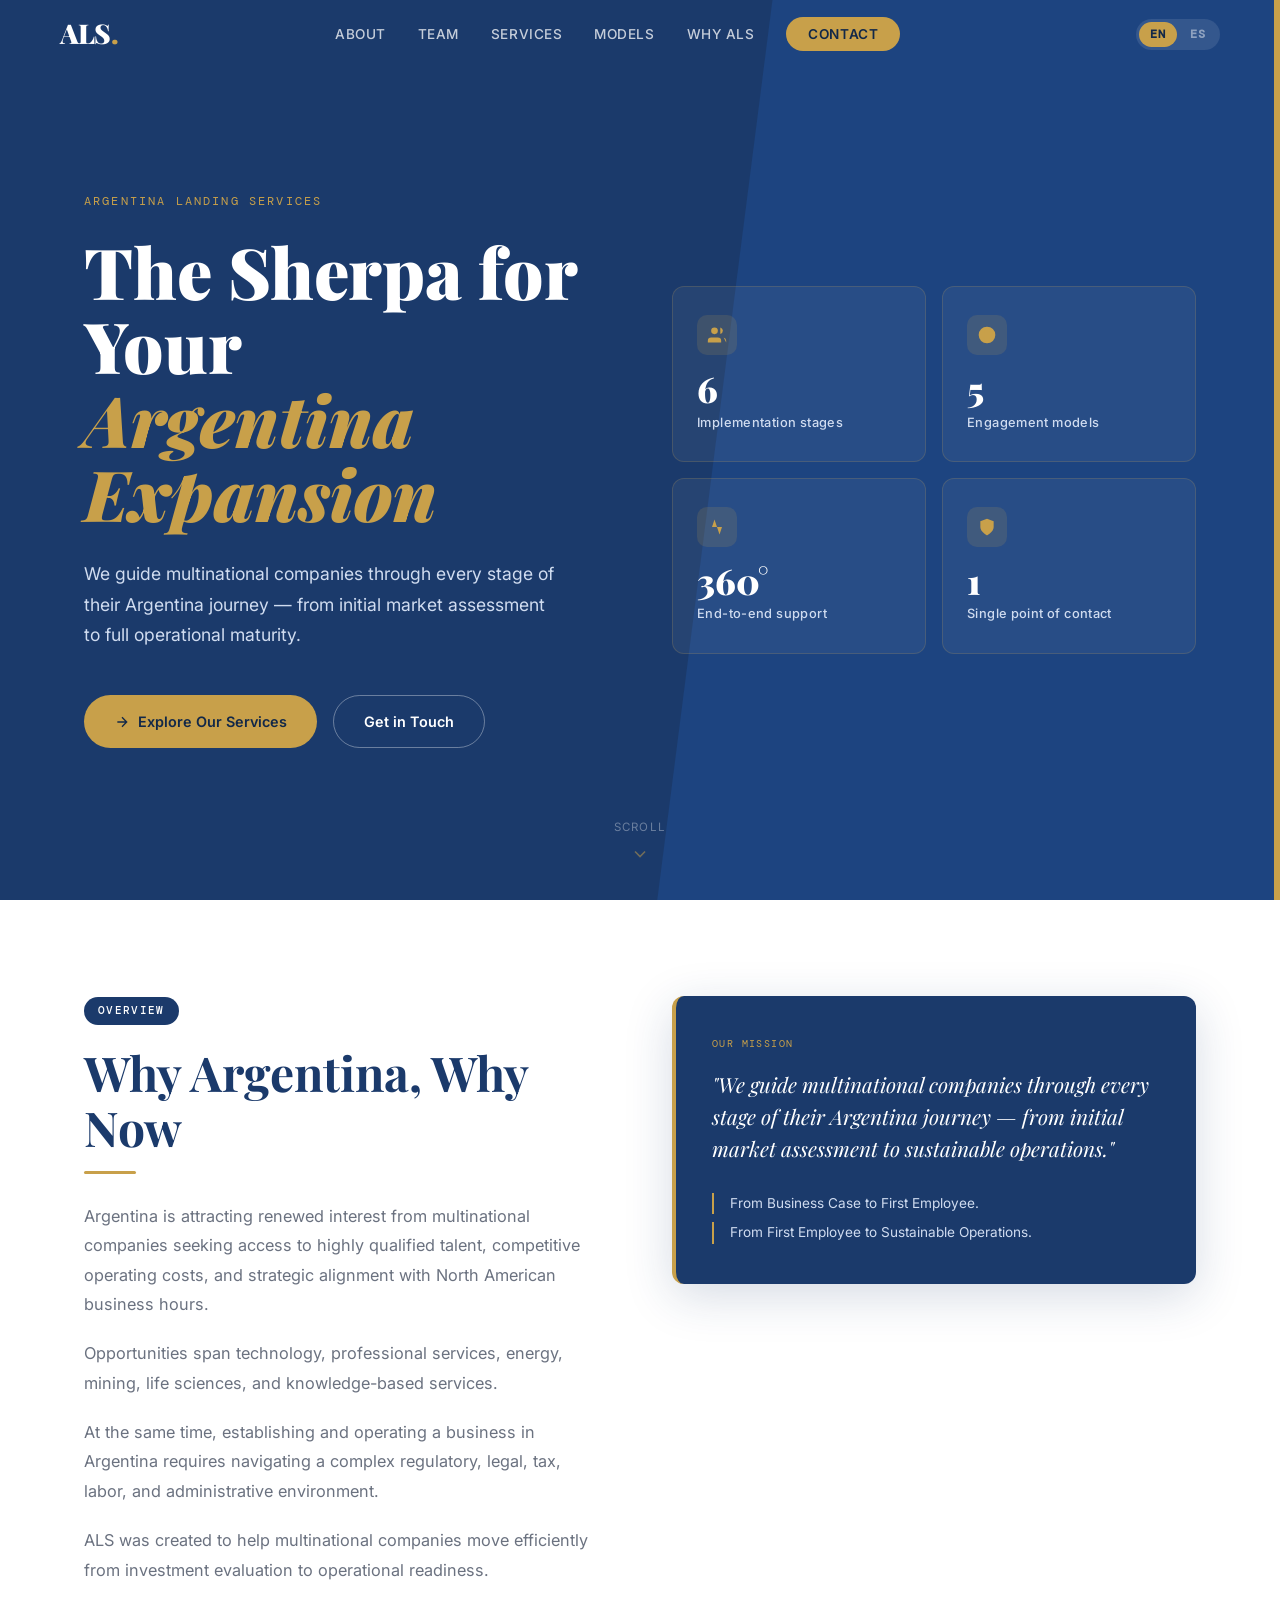
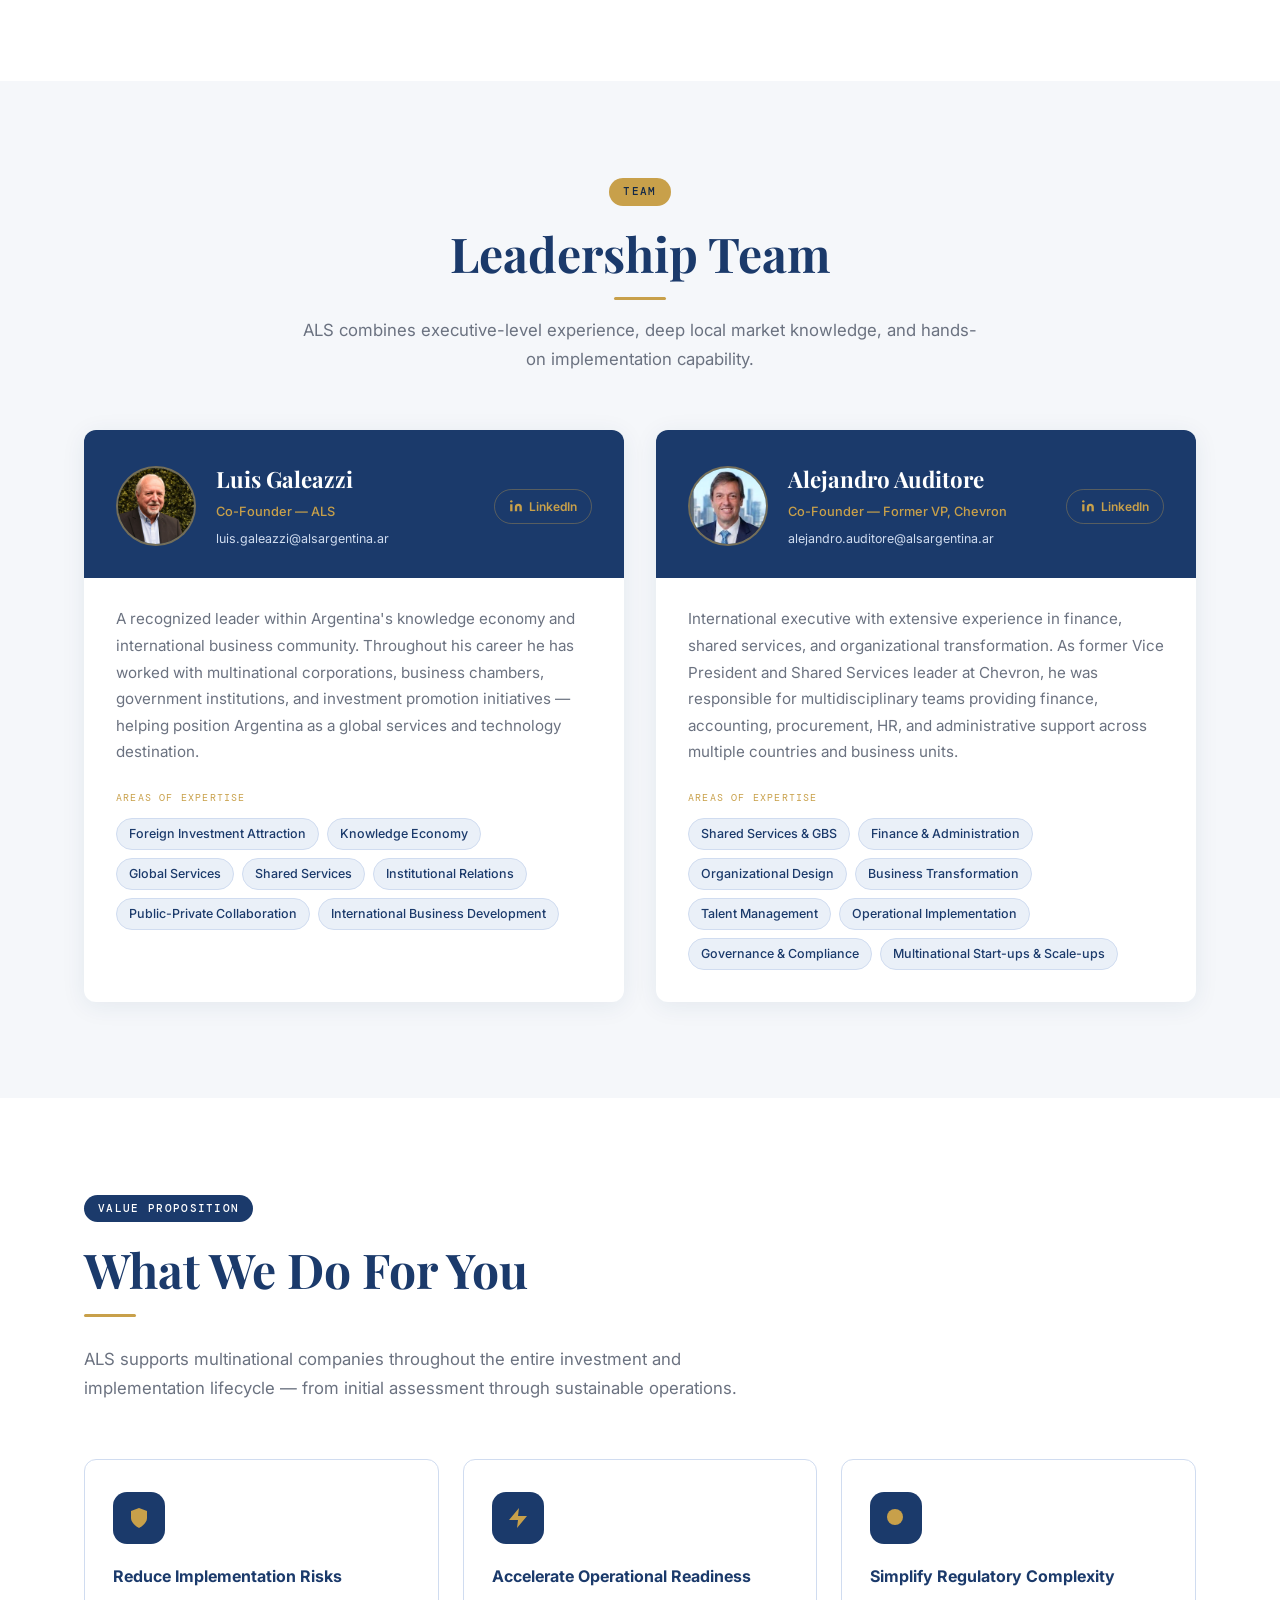
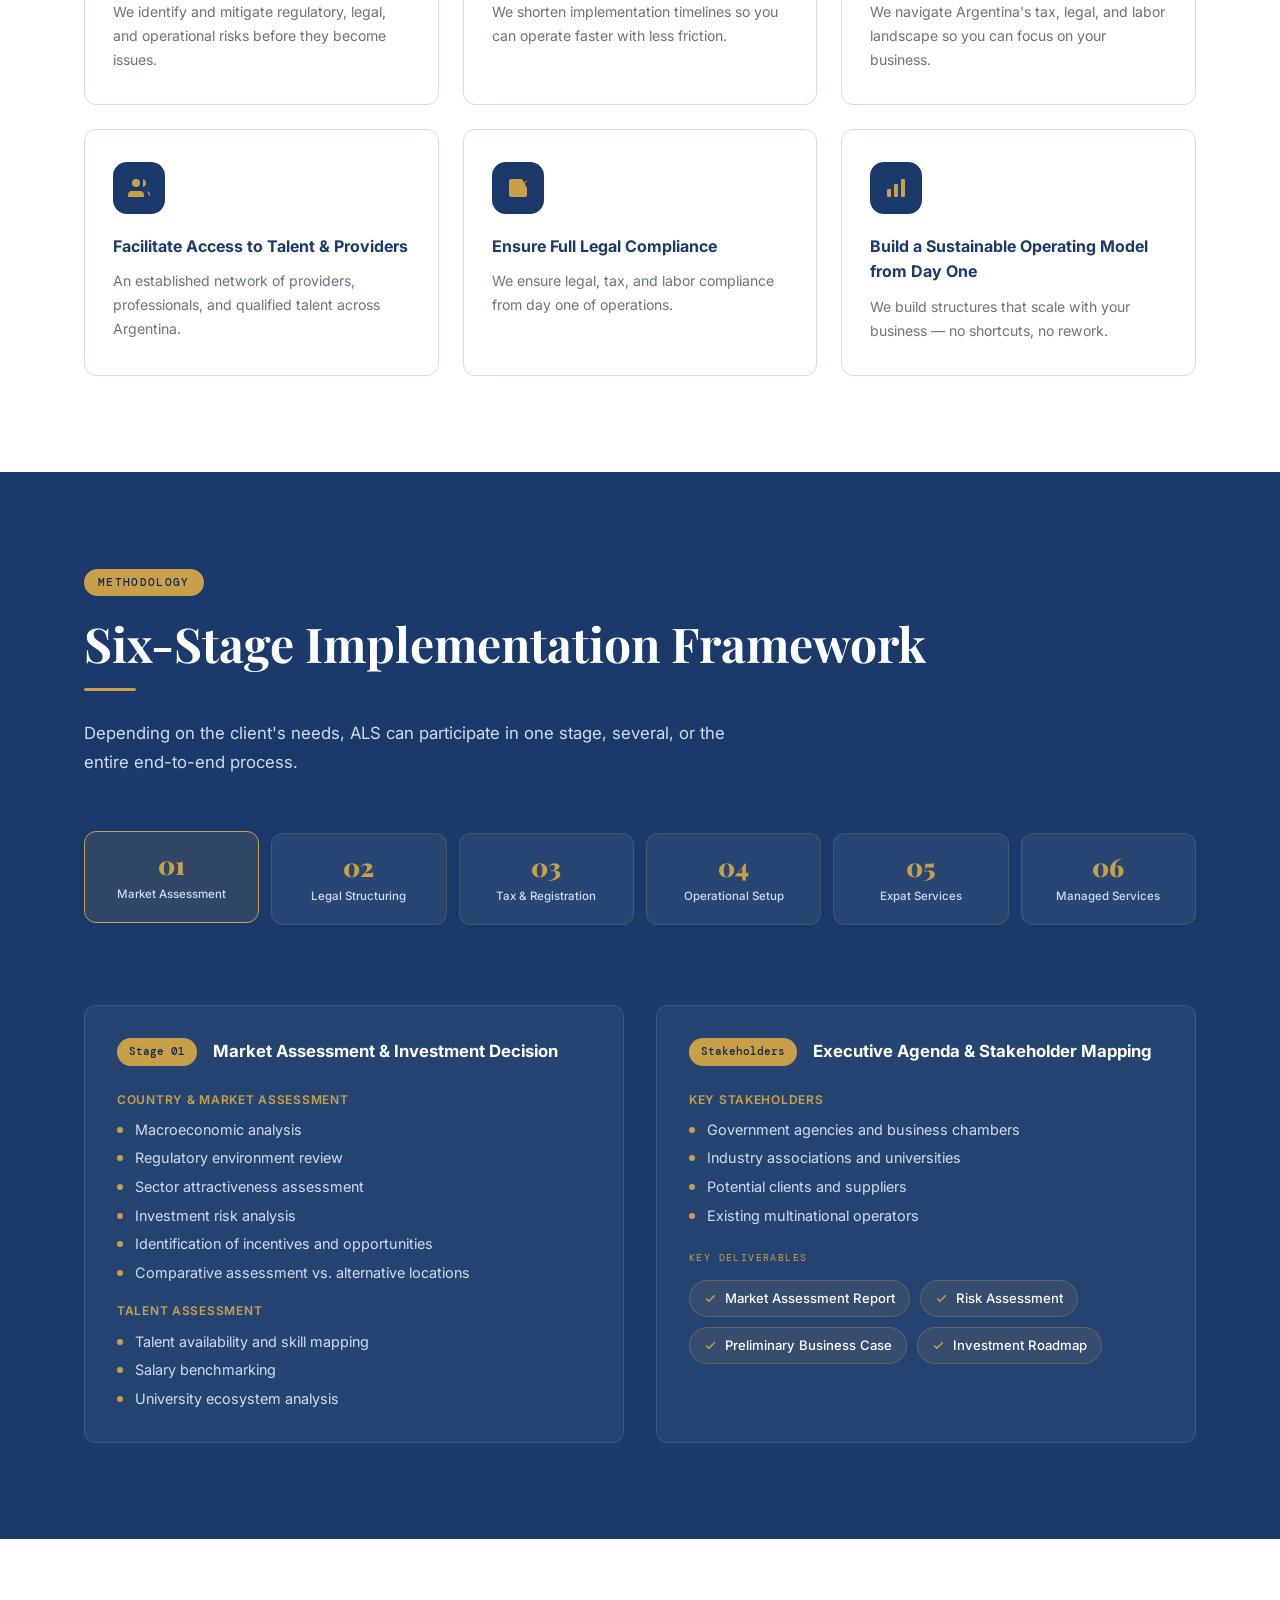
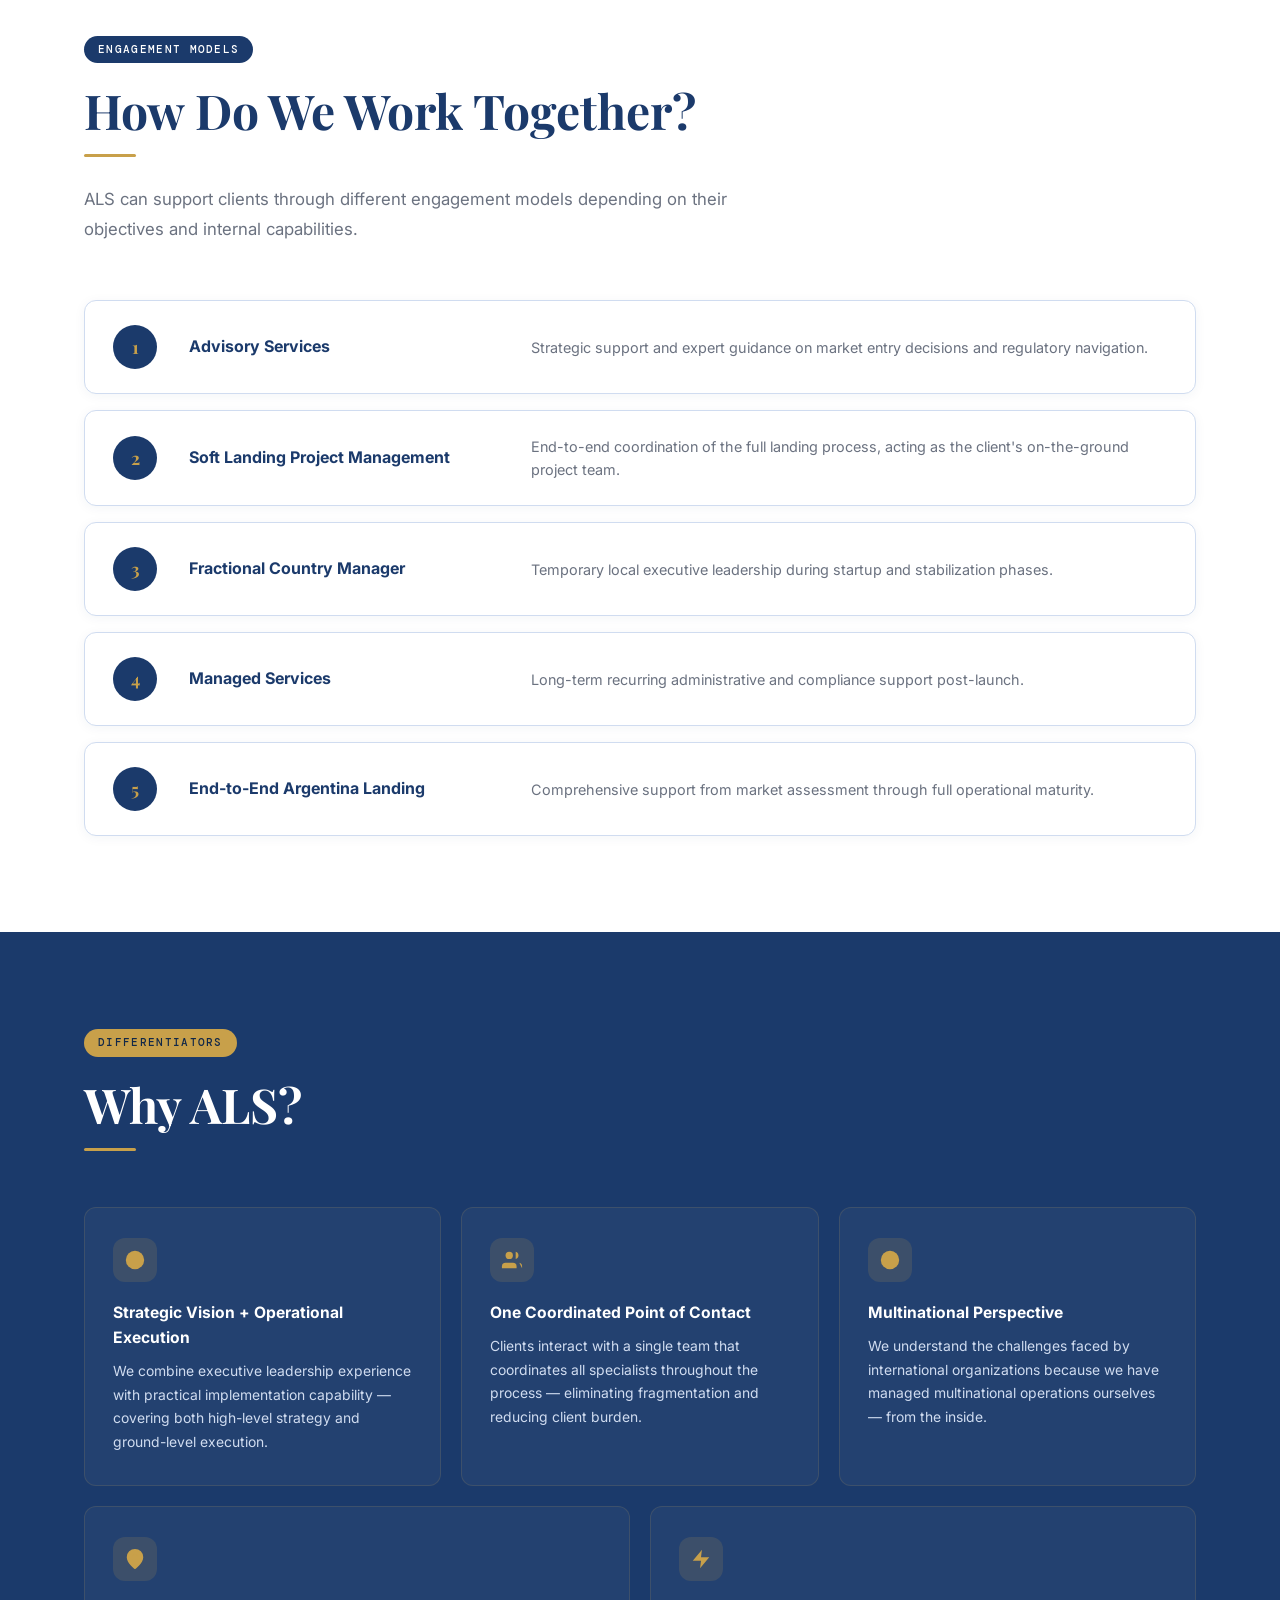
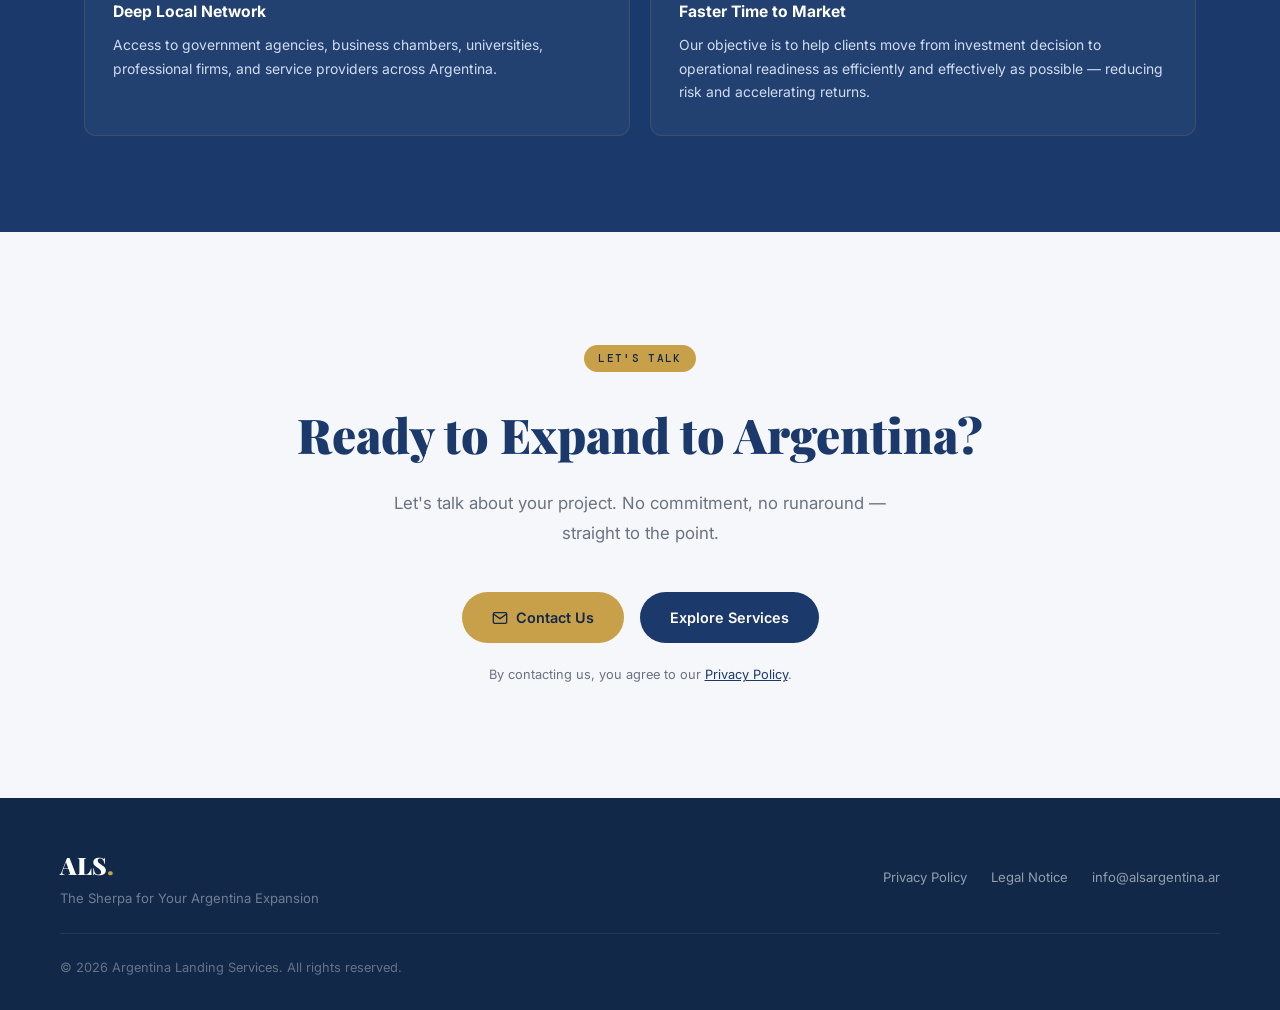
<file: index.html>
<!DOCTYPE html>
<html lang="en">
<head>
<meta charset="UTF-8" />
<meta name="viewport" content="width=device-width, initial-scale=1.0" />
<title>ALS — Argentina Landing Services</title>
<link rel="icon" type="image/svg+xml" href="favicon.svg" />
<link rel="preconnect" href="https://fonts.googleapis.com" />
<link rel="preconnect" href="https://fonts.gstatic.com" crossorigin />
<link href="https://fonts.googleapis.com/css2?family=Playfair+Display:ital,wght@0,700;0,900;1,700&family=Inter:wght@300;400;500;600&family=DM+Mono:wght@400;500&display=swap" rel="stylesheet" />
<style>
/* ── Reset & tokens ─────────────────────────────────────────────────────── */
*, *::before, *::after { box-sizing: border-box; margin: 0; padding: 0; }

:root {
  --navy:   #1B3A6B;
  --navy-d: #122848;
  --navy-m: #1D4480;
  --gold:   #C8A04A;
  --gold-l: #D9B96A;
  --white:  #FFFFFF;
  --light:  #EAF0F8;
  --lgray:  #F5F7FA;
  --mgray:  #D0DCF0;
  --gray:   #6B7280;
  --dark:   #1A1A2E;

  --ff-display: 'Playfair Display', Georgia, serif;
  --ff-body:    'Inter', system-ui, sans-serif;
  --ff-mono:    'DM Mono', monospace;

  --radius:  12px;
  --radius-s: 6px;
  --trans: 0.3s cubic-bezier(.4,0,.2,1);
}

html { scroll-behavior: smooth; }

body {
  font-family: var(--ff-body);
  background: var(--white);
  color: var(--dark);
  overflow-x: hidden;
  line-height: 1.6;
}

/* ── Utilities ──────────────────────────────────────────────────────────── */
.container { max-width: 1160px; margin: 0 auto; padding: 0 24px; }
.section { padding: 96px 0; }
.section-alt { background: var(--lgray); }
.section-dark { background: var(--navy); }

.tag {
  display: inline-block;
  font-family: var(--ff-mono);
  font-size: 11px;
  font-weight: 500;
  letter-spacing: .12em;
  text-transform: uppercase;
  padding: 5px 14px;
  border-radius: 100px;
  margin-bottom: 20px;
}
.tag-gold  { background: var(--gold);  color: var(--navy-d); }
.tag-navy  { background: var(--navy);  color: var(--white); }
.tag-light { background: var(--light); color: var(--navy); }

h2.section-title {
  font-family: var(--ff-display);
  font-size: clamp(2rem, 4vw, 3rem);
  font-weight: 700;
  line-height: 1.15;
  margin-bottom: 16px;
}
h2.section-title.light { color: var(--white); }
h2.section-title.dark  { color: var(--navy);  }

.section-lead {
  font-size: 1.05rem;
  color: var(--gray);
  max-width: 680px;
  line-height: 1.75;
  margin-bottom: 56px;
}
.section-lead.light { color: var(--mgray); }

.gold-rule {
  width: 52px; height: 3px;
  background: var(--gold);
  border-radius: 2px;
  margin-bottom: 28px;
}

/* ── NAV ────────────────────────────────────────────────────────────────── */
nav {
  position: fixed; top: 0; left: 0; right: 0; z-index: 100;
  padding: 0 24px;
  transition: background var(--trans), box-shadow var(--trans);
}
nav.scrolled {
  background: rgba(27,58,107,.97);
  box-shadow: 0 2px 24px rgba(0,0,0,.18);
  backdrop-filter: blur(8px);
}
.nav-inner {
  max-width: 1160px;
  margin: 0 auto;
  display: flex;
  align-items: center;
  justify-content: space-between;
  height: 68px;
}
.nav-logo {
  font-family: var(--ff-display);
  font-size: 1.7rem;
  font-weight: 900;
  color: var(--white);
  letter-spacing: -.01em;
  text-decoration: none;
}
.nav-logo span { color: var(--gold); }
.nav-links { display: flex; gap: 32px; list-style: none; }
.nav-links a {
  font-size: .85rem;
  font-weight: 500;
  color: rgba(255,255,255,.75);
  text-decoration: none;
  letter-spacing: .04em;
  text-transform: uppercase;
  transition: color var(--trans);
}
.nav-links a:hover { color: var(--gold); }
.nav-cta {
  background: var(--gold);
  color: var(--navy-d) !important;
  padding: 9px 22px;
  border-radius: 100px;
  font-weight: 600 !important;
  transition: background var(--trans), transform var(--trans) !important;
}
.nav-cta:hover { background: var(--gold-l) !important; transform: translateY(-1px); }

/* ── Language toggle ────────────────────────────────────────────────────── */
.lang-toggle {
  display: flex;
  align-items: center;
  gap: 2px;
  background: rgba(255,255,255,.1);
  border-radius: 100px;
  padding: 3px;
  margin-left: 20px;
  flex-shrink: 0;
}
.lang-btn {
  padding: 5px 11px;
  border-radius: 100px;
  font-size: .72rem;
  font-weight: 600;
  font-family: var(--ff-mono);
  letter-spacing: .08em;
  cursor: pointer;
  border: none;
  background: transparent;
  color: rgba(255,255,255,.45);
  transition: background var(--trans), color var(--trans);
}
.lang-btn.active {
  background: var(--gold);
  color: var(--navy-d);
}
.lang-btn:hover:not(.active) { color: rgba(255,255,255,.8); }

.hamburger { display: none; flex-direction: column; gap: 5px; cursor: pointer; background: none; border: none; }
.hamburger span { display: block; width: 24px; height: 2px; background: var(--white); border-radius: 2px; transition: var(--trans); }
.mobile-menu {
  display: none; flex-direction: column; gap: 0;
  position: fixed; top: 68px; left: 0; right: 0;
  background: var(--navy-d);
  padding: 16px 24px 24px;
  z-index: 99;
}
.mobile-menu.open { display: flex; }
.mobile-menu a {
  padding: 14px 0;
  color: rgba(255,255,255,.8);
  text-decoration: none;
  font-weight: 500;
  font-size: .95rem;
  border-bottom: 1px solid rgba(255,255,255,.08);
}
.mobile-menu a:last-child { border: none; }

/* ── HERO ───────────────────────────────────────────────────────────────── */
#hero {
  min-height: 100vh;
  background: var(--navy);
  display: flex;
  align-items: center;
  position: relative;
  overflow: hidden;
}
#hero::before {
  content: '';
  position: absolute;
  right: -80px; top: -80px;
  width: 55vw; height: 110vh;
  background: var(--navy-m);
  clip-path: polygon(18% 0%, 100% 0%, 100% 100%, 0% 100%);
  z-index: 0;
}
#hero::after {
  content: '';
  position: absolute;
  right: 0; top: 0;
  width: 6px; height: 100%;
  background: var(--gold);
  z-index: 1;
}
.hero-inner {
  position: relative; z-index: 2;
  display: grid;
  grid-template-columns: 1fr 1fr;
  gap: 64px;
  align-items: center;
  padding: 120px 0 80px;
}
.hero-eyebrow {
  font-family: var(--ff-mono);
  font-size: 12px;
  letter-spacing: .18em;
  text-transform: uppercase;
  color: var(--gold);
  margin-bottom: 24px;
}
.hero-title {
  font-family: var(--ff-display);
  font-size: clamp(2.8rem, 5.5vw, 4.5rem);
  font-weight: 900;
  color: var(--white);
  line-height: 1.05;
  margin-bottom: 28px;
}
.hero-title em { font-style: italic; color: var(--gold); }
.hero-sub {
  font-size: 1.1rem;
  color: var(--mgray);
  line-height: 1.75;
  max-width: 480px;
  margin-bottom: 44px;
}
.hero-actions { display: flex; gap: 16px; flex-wrap: wrap; }
.btn {
  display: inline-flex; align-items: center; gap: 8px;
  padding: 14px 30px;
  border-radius: 100px;
  font-weight: 600;
  font-size: .9rem;
  text-decoration: none;
  transition: transform var(--trans), box-shadow var(--trans), background var(--trans);
  cursor: pointer;
}
.btn-primary { background: var(--gold); color: var(--navy-d); }
.btn-primary:hover { background: var(--gold-l); transform: translateY(-2px); box-shadow: 0 8px 24px rgba(200,160,74,.35); }
.btn-outline {
  background: transparent;
  color: var(--white);
  border: 1.5px solid rgba(255,255,255,.35);
}
.btn-outline:hover { border-color: var(--gold); color: var(--gold); transform: translateY(-2px); }
.hero-stats {
  display: grid;
  grid-template-columns: 1fr 1fr;
  gap: 16px;
}
.stat-card {
  background: rgba(255,255,255,.05);
  border: 1px solid rgba(200,160,74,.2);
  border-radius: var(--radius);
  padding: 28px 24px;
  transition: background var(--trans), border-color var(--trans);
}
.stat-card:hover { background: rgba(255,255,255,.08); border-color: rgba(200,160,74,.5); }
.stat-icon {
  width: 40px; height: 40px;
  background: rgba(200,160,74,.15);
  border-radius: 10px;
  display: flex; align-items: center; justify-content: center;
  margin-bottom: 16px;
}
.stat-icon svg { width: 20px; height: 20px; fill: var(--gold); }
.stat-number {
  font-family: var(--ff-display);
  font-size: 2.2rem;
  font-weight: 900;
  color: var(--white);
  line-height: 1;
  margin-bottom: 6px;
}
.stat-label { font-size: .8rem; color: var(--mgray); font-weight: 500; letter-spacing: .03em; }
.scroll-hint {
  position: absolute;
  bottom: 36px; left: 50%;
  transform: translateX(-50%);
  display: flex; flex-direction: column; align-items: center; gap: 8px;
  color: rgba(255,255,255,.35);
  font-size: .72rem;
  letter-spacing: .1em;
  text-transform: uppercase;
  animation: bounce 2.5s infinite;
  z-index: 2;
}
.scroll-hint svg { width: 20px; height: 20px; stroke: rgba(200,160,74,.5); fill: none; stroke-width: 2; }
@keyframes bounce { 0%,100%{transform:translateX(-50%) translateY(0)} 50%{transform:translateX(-50%) translateY(8px)} }

/* ── EXECUTIVE SUMMARY ──────────────────────────────────────────────────── */
#summary .summary-grid {
  display: grid;
  grid-template-columns: 1fr 1fr;
  gap: 64px;
  align-items: start;
}
.summary-paras { display: flex; flex-direction: column; gap: 20px; }
.summary-paras p { font-size: 1.02rem; color: var(--gray); line-height: 1.8; }
.summary-card {
  background: var(--navy);
  border-radius: var(--radius);
  padding: 40px 36px;
  border-left: 4px solid var(--gold);
  box-shadow: 0 12px 48px rgba(27,58,107,.18);
}
.summary-card-label {
  font-family: var(--ff-mono);
  font-size: 10px;
  letter-spacing: .14em;
  text-transform: uppercase;
  color: var(--gold);
  margin-bottom: 16px;
}
.summary-card blockquote {
  font-family: var(--ff-display);
  font-size: 1.3rem;
  font-style: italic;
  color: var(--white);
  line-height: 1.55;
}
.summary-tagline { margin-top: 28px; display: flex; flex-direction: column; gap: 8px; }
.summary-tagline span {
  font-size: .85rem;
  color: var(--mgray);
  padding-left: 16px;
  border-left: 2px solid var(--gold);
}

/* ── LEADERSHIP ─────────────────────────────────────────────────────────── */
#team .team-grid { display: grid; grid-template-columns: 1fr 1fr; gap: 32px; }
.bio-card {
  background: var(--white);
  border-radius: var(--radius);
  overflow: hidden;
  box-shadow: 0 4px 24px rgba(27,58,107,.08);
  transition: transform var(--trans), box-shadow var(--trans);
}
.bio-card:hover { transform: translateY(-4px); box-shadow: 0 12px 40px rgba(27,58,107,.14); }
.bio-header {
  background: var(--navy);
  padding: 32px 32px 28px;
  display: flex; align-items: center; gap: 20px;
}
.bio-avatar {
  width: 80px; height: 80px;
  background: rgba(200,160,74,.2);
  border-radius: 50%;
  display: flex; align-items: center; justify-content: center;
  flex-shrink: 0;
  border: 2px solid rgba(200,160,74,.4);
  overflow: hidden;
}
.bio-avatar img { width: 100%; height: 100%; object-fit: cover; object-position: center top; display: block; }
.bio-avatar svg { width: 28px; height: 28px; fill: var(--gold); }
.bio-name { font-family: var(--ff-display); font-size: 1.4rem; font-weight: 700; color: var(--white); }
.bio-role { font-size: .8rem; color: var(--gold); margin-top: 4px; font-weight: 500; }
.bio-email { display: inline-block; font-size: .78rem; color: var(--mgray); margin-top: 6px; text-decoration: none; }
.bio-email:hover { color: var(--white); text-decoration: underline; }
.linkedin-btn {
  display: inline-flex; align-items: center; gap: 6px;
  padding: 7px 14px;
  border-radius: 100px;
  font-size: .75rem;
  font-weight: 600;
  color: var(--gold);
  border: 1px solid rgba(200,160,74,.35);
  text-decoration: none;
  transition: border-color var(--trans), background var(--trans), color var(--trans);
  white-space: nowrap;
  margin-left: auto;
  flex-shrink: 0;
}
.linkedin-btn:hover { border-color: var(--gold); background: rgba(200,160,74,.12); }
.linkedin-btn svg { width: 14px; height: 14px; fill: var(--gold); flex-shrink: 0; }
.bio-body { padding: 28px 32px 32px; }
.bio-desc { font-size: .95rem; color: var(--gray); line-height: 1.75; margin-bottom: 24px; }
.expertise-label {
  font-family: var(--ff-mono);
  font-size: 10px;
  letter-spacing: .12em;
  text-transform: uppercase;
  color: var(--gold);
  margin-bottom: 12px;
}
.expertise-pills { display: flex; flex-wrap: wrap; gap: 8px; }
.pill {
  background: var(--light);
  color: var(--navy);
  font-size: .78rem;
  font-weight: 500;
  padding: 5px 12px;
  border-radius: 100px;
  border: 1px solid var(--mgray);
}

/* ── VALUE PROPOSITION ──────────────────────────────────────────────────── */
#value .value-grid { display: grid; grid-template-columns: repeat(3, 1fr); gap: 24px; }
.value-card {
  background: var(--white);
  border-radius: var(--radius);
  padding: 32px 28px;
  border: 1px solid var(--mgray);
  transition: transform var(--trans), box-shadow var(--trans), border-color var(--trans);
  position: relative;
  overflow: hidden;
}
.value-card::after {
  content: '';
  position: absolute;
  bottom: 0; left: 0; right: 0;
  height: 3px;
  background: var(--gold);
  transform: scaleX(0);
  transform-origin: left;
  transition: transform var(--trans);
}
.value-card:hover { transform: translateY(-4px); box-shadow: 0 12px 40px rgba(27,58,107,.1); border-color: transparent; }
.value-card:hover::after { transform: scaleX(1); }
.value-icon {
  width: 52px; height: 52px;
  background: var(--navy);
  border-radius: 14px;
  display: flex; align-items: center; justify-content: center;
  margin-bottom: 20px;
}
.value-icon svg { width: 24px; height: 24px; fill: var(--gold); }
.value-title { font-size: 1rem; font-weight: 700; color: var(--navy); margin-bottom: 10px; }
.value-desc  { font-size: .88rem; color: var(--gray); line-height: 1.7; }

/* ── FRAMEWORK (6 stages) ───────────────────────────────────────────────── */
#framework { background: var(--navy); }
.stages-overview {
  display: grid;
  grid-template-columns: repeat(6, 1fr);
  gap: 12px;
  margin-bottom: 80px;
}
.stage-pill {
  background: rgba(255,255,255,.06);
  border: 1px solid rgba(200,160,74,.2);
  border-radius: var(--radius);
  padding: 20px 14px;
  text-align: center;
  cursor: pointer;
  transition: background var(--trans), border-color var(--trans), transform var(--trans);
}
.stage-pill.active, .stage-pill:hover {
  background: rgba(200,160,74,.12);
  border-color: var(--gold);
  transform: translateY(-2px);
}
.stage-num {
  font-family: var(--ff-display);
  font-size: 1.6rem;
  font-weight: 900;
  color: var(--gold);
  line-height: 1;
  margin-bottom: 8px;
}
.stage-pill-title { font-size: .72rem; color: var(--mgray); font-weight: 500; line-height: 1.4; }
.stage-details { display: none; }
.stage-details.active { display: grid; grid-template-columns: 1fr 1fr; gap: 32px; }
.stage-detail-card {
  background: rgba(255,255,255,.05);
  border: 1px solid rgba(255,255,255,.1);
  border-radius: var(--radius);
  padding: 32px;
}
.stage-detail-header { display: flex; align-items: center; gap: 16px; margin-bottom: 24px; }
.stage-detail-badge {
  background: var(--gold);
  color: var(--navy-d);
  font-family: var(--ff-mono);
  font-size: 11px;
  font-weight: 500;
  padding: 5px 12px;
  border-radius: 100px;
  white-space: nowrap;
}
.stage-detail-title { font-size: 1.05rem; font-weight: 700; color: var(--white); }
.stage-section-label {
  font-size: .75rem;
  font-weight: 600;
  color: var(--gold);
  letter-spacing: .06em;
  text-transform: uppercase;
  margin: 18px 0 10px;
}
.stage-list { list-style: none; display: flex; flex-direction: column; gap: 7px; }
.stage-list li {
  font-size: .9rem;
  color: var(--mgray);
  padding-left: 18px;
  position: relative;
  line-height: 1.5;
}
.stage-list li::before {
  content: '';
  position: absolute; left: 0; top: 8px;
  width: 6px; height: 6px;
  background: var(--gold);
  border-radius: 50%;
}
.deliverables-row { grid-column: 1 / -1; margin-top: 4px; }
.deliverables-label {
  font-family: var(--ff-mono);
  font-size: 10px;
  letter-spacing: .14em;
  text-transform: uppercase;
  color: var(--gold);
  margin-bottom: 14px;
}
.deliverables-chips { display: flex; flex-wrap: wrap; gap: 10px; }
.chip {
  display: flex; align-items: center; gap: 8px;
  background: rgba(200,160,74,.1);
  border: 1px solid rgba(200,160,74,.3);
  color: var(--white);
  font-size: .82rem;
  font-weight: 500;
  padding: 7px 14px;
  border-radius: 100px;
}
.chip svg { width: 13px; height: 13px; stroke: var(--gold); fill: none; stroke-width: 2.5; flex-shrink: 0; }

/* ── ENGAGEMENT MODELS ──────────────────────────────────────────────────── */
#models .models-list { display: flex; flex-direction: column; gap: 16px; }
.model-row {
  display: grid;
  grid-template-columns: 52px 1fr 2fr;
  gap: 24px;
  align-items: center;
  background: var(--white);
  border-radius: var(--radius);
  padding: 24px 28px;
  border: 1px solid var(--mgray);
  box-shadow: 0 2px 12px rgba(27,58,107,.05);
  transition: transform var(--trans), box-shadow var(--trans), border-color var(--trans);
}
.model-row:hover { transform: translateX(6px); box-shadow: 0 6px 28px rgba(27,58,107,.1); border-color: var(--gold); }
.model-num {
  width: 44px; height: 44px;
  background: var(--navy);
  border-radius: 50%;
  display: flex; align-items: center; justify-content: center;
  font-family: var(--ff-display);
  font-size: 1.1rem;
  font-weight: 700;
  color: var(--gold);
}
.model-name { font-weight: 700; color: var(--navy); font-size: 1rem; }
.model-desc { font-size: .9rem; color: var(--gray); line-height: 1.6; }

/* ── WHY ALS ────────────────────────────────────────────────────────────── */
#why { background: var(--navy); }
.why-grid { display: grid; grid-template-columns: repeat(3, 1fr); gap: 20px; margin-bottom: 20px; }
.why-grid-bottom { display: grid; grid-template-columns: 1fr 1fr; gap: 20px; }
.why-card {
  background: rgba(255,255,255,.04);
  border: 1px solid rgba(200,160,74,.15);
  border-radius: var(--radius);
  padding: 30px 28px;
  transition: background var(--trans), border-color var(--trans);
}
.why-card:hover { background: rgba(200,160,74,.07); border-color: rgba(200,160,74,.4); }
.why-card-icon {
  width: 44px; height: 44px;
  background: rgba(200,160,74,.15);
  border-radius: 12px;
  display: flex; align-items: center; justify-content: center;
  margin-bottom: 18px;
}
.why-card-icon svg { width: 22px; height: 22px; fill: var(--gold); }
.why-card-title { font-weight: 700; color: var(--white); font-size: .98rem; margin-bottom: 10px; }
.why-card-desc  { font-size: .87rem; color: var(--mgray); line-height: 1.7; }

/* ── CTA / CLOSING ──────────────────────────────────────────────────────── */
#cta { background: var(--lgray); text-align: center; padding: 112px 24px; }
#cta .cta-title {
  font-family: var(--ff-display);
  font-size: clamp(2rem, 4vw, 3rem);
  font-weight: 900;
  color: var(--navy);
  margin-bottom: 16px;
}
#cta .cta-sub {
  font-size: 1.05rem;
  color: var(--gray);
  max-width: 520px;
  margin: 0 auto 44px;
  line-height: 1.75;
}
#cta .cta-actions { display: flex; justify-content: center; gap: 16px; flex-wrap: wrap; }
.cta-consent { font-size: .8rem; color: var(--gray); margin-top: 22px; }
.cta-consent a { color: var(--navy); text-decoration: underline; }
.btn-dark { background: var(--navy); color: var(--white); }
.btn-dark:hover { background: var(--navy-m); transform: translateY(-2px); box-shadow: 0 8px 24px rgba(27,58,107,.3); }

/* ── FOOTER ─────────────────────────────────────────────────────────────── */
footer { background: var(--navy-d); padding: 48px 24px 32px; }
.footer-inner {
  max-width: 1160px; margin: 0 auto;
  display: flex; align-items: center; justify-content: space-between;
  flex-wrap: wrap; gap: 16px;
  padding-bottom: 24px;
  border-bottom: 1px solid rgba(255,255,255,.08);
}
.footer-logo { font-family: var(--ff-display); font-size: 1.5rem; font-weight: 900; color: var(--white); }
.footer-logo span { color: var(--gold); }
.footer-tagline { font-size: .82rem; color: rgba(255,255,255,.4); margin-top: 4px; }
.footer-links { display: flex; gap: 24px; flex-wrap: wrap; }
.footer-links a {
  font-size: .82rem;
  color: rgba(255,255,255,.55);
  text-decoration: none;
  transition: color var(--trans);
}
.footer-links a:hover { color: var(--gold); }
.footer-copy {
  max-width: 1160px; margin: 24px auto 0;
  font-size: .8rem; color: rgba(255,255,255,.35);
}

/* ── Scroll reveal ──────────────────────────────────────────────────────── */
.reveal { opacity: 0; transform: translateY(28px); transition: opacity .65s ease, transform .65s ease; }
.reveal.visible { opacity: 1; transform: none; }
@media (prefers-reduced-motion: reduce) {
  .reveal { opacity: 1; transform: none; }
  *, *::before, *::after { animation: none !important; transition: none !important; }
}

/* ── Responsive ─────────────────────────────────────────────────────────── */
@media (max-width: 900px) {
  .hero-inner          { grid-template-columns: 1fr; padding: 100px 0 60px; }
  .hero-right          { display: none; }
  #summary .summary-grid { grid-template-columns: 1fr; }
  #team .team-grid     { grid-template-columns: 1fr; }
  .value-grid          { grid-template-columns: 1fr 1fr; }
  .stages-overview     { grid-template-columns: repeat(3, 1fr); }
  .stage-details.active { grid-template-columns: 1fr; }
  .model-row           { grid-template-columns: 44px 1fr; }
  .model-desc          { grid-column: 2; }
  .why-grid            { grid-template-columns: 1fr 1fr; }
  .why-grid-bottom     { grid-template-columns: 1fr; }
  .nav-links           { display: none; }
  .hamburger           { display: flex; }
}
@media (max-width: 600px) {
  .section             { padding: 64px 0; }
  .value-grid          { grid-template-columns: 1fr; }
  .why-grid            { grid-template-columns: 1fr; }
  .stages-overview     { grid-template-columns: repeat(2, 1fr); }
  .model-row           { grid-template-columns: 1fr; }
  .model-num           { display: none; }
  .hero-stats          { display: none; }
}
</style>
</head>
<body>

<!-- NAV -->
<nav id="navbar">
  <div class="nav-inner">
    <a href="#" class="nav-logo">ALS<span>.</span></a>
    <ul class="nav-links">
      <li><a href="#summary" data-i18n="nav-about">About</a></li>
      <li><a href="#team"    data-i18n="nav-team">Team</a></li>
      <li><a href="#framework" data-i18n="nav-services">Services</a></li>
      <li><a href="#models"  data-i18n="nav-models">Models</a></li>
      <li><a href="#why"     data-i18n="nav-why">Why ALS</a></li>
      <li><a href="#cta" class="nav-cta" data-i18n="nav-contact">Contact</a></li>
    </ul>
    <div style="display:flex;align-items:center;gap:12px">
      <div class="lang-toggle" role="group" aria-label="Language">
        <button class="lang-btn active" id="btn-en" onclick="setLang('en')">EN</button>
        <button class="lang-btn"        id="btn-es" onclick="setLang('es')">ES</button>
      </div>
      <button class="hamburger" id="hamburger" aria-label="Menu">
        <span></span><span></span><span></span>
      </button>
    </div>
  </div>
</nav>
<div class="mobile-menu" id="mobileMenu">
  <a href="#summary"    onclick="closeMobile()" data-i18n="nav-about">About</a>
  <a href="#team"       onclick="closeMobile()" data-i18n="nav-team">Team</a>
  <a href="#framework"  onclick="closeMobile()" data-i18n="nav-services">Services</a>
  <a href="#models"     onclick="closeMobile()" data-i18n="nav-models">Models</a>
  <a href="#why"        onclick="closeMobile()" data-i18n="nav-why">Why ALS</a>
  <a href="#cta"        onclick="closeMobile()" data-i18n="nav-contact">Contact</a>
</div>

<!-- HERO -->
<section id="hero">
  <div class="container">
    <div class="hero-inner">
      <div class="hero-left reveal">
        <p class="hero-eyebrow" data-i18n="hero-eyebrow">Argentina Landing Services</p>
        <h1 class="hero-title" data-i18n="hero-title">The Sherpa for Your<br/><em>Argentina Expansion</em></h1>
        <p class="hero-sub" data-i18n="hero-sub">We guide multinational companies through every stage of their Argentina journey — from initial market assessment to full operational maturity.</p>
        <div class="hero-actions">
          <a href="#framework" class="btn btn-primary">
            <svg width="16" height="16" fill="none" stroke="currentColor" stroke-width="2" viewBox="0 0 24 24"><path d="M5 12h14M12 5l7 7-7 7"/></svg>
            <span data-i18n="hero-btn-primary">Explore Our Services</span>
          </a>
          <a href="#cta" class="btn btn-outline" data-i18n="hero-btn-outline">Get in Touch</a>
        </div>
      </div>
      <div class="hero-right reveal" style="transition-delay:.15s">
        <div class="hero-stats">
          <div class="stat-card">
            <div class="stat-icon"><svg viewBox="0 0 24 24"><path d="M17 21v-2a4 4 0 0 0-4-4H5a4 4 0 0 0-4 4v2"/><circle cx="9" cy="7" r="4"/><path d="M23 21v-2a4 4 0 0 0-3-3.87"/><path d="M16 3.13a4 4 0 0 1 0 7.75"/></svg></div>
            <div class="stat-number">6</div>
            <div class="stat-label" data-i18n="stat-label-1">Implementation stages</div>
          </div>
          <div class="stat-card">
            <div class="stat-icon"><svg viewBox="0 0 24 24"><circle cx="12" cy="12" r="10"/><line x1="2" y1="12" x2="22" y2="12"/><path d="M12 2a15.3 15.3 0 0 1 4 10 15.3 15.3 0 0 1-4 10 15.3 15.3 0 0 1-4-10 15.3 15.3 0 0 1 4-10z"/></svg></div>
            <div class="stat-number">5</div>
            <div class="stat-label" data-i18n="stat-label-2">Engagement models</div>
          </div>
          <div class="stat-card">
            <div class="stat-icon"><svg viewBox="0 0 24 24"><polyline points="22 12 18 12 15 21 9 3 6 12 2 12"/></svg></div>
            <div class="stat-number">360°</div>
            <div class="stat-label" data-i18n="stat-label-3">End-to-end support</div>
          </div>
          <div class="stat-card">
            <div class="stat-icon"><svg viewBox="0 0 24 24"><path d="M12 22s8-4 8-10V5l-8-3-8 3v7c0 6 8 10 8 10z"/></svg></div>
            <div class="stat-number">1</div>
            <div class="stat-label" data-i18n="stat-label-4">Single point of contact</div>
          </div>
        </div>
      </div>
    </div>
  </div>
  <div class="scroll-hint">
    <span data-i18n="scroll-hint">scroll</span>
    <svg viewBox="0 0 24 24"><polyline points="6 9 12 15 18 9"/></svg>
  </div>
</section>

<!-- EXECUTIVE SUMMARY -->
<section id="summary" class="section">
  <div class="container">
    <div class="summary-grid">
      <div class="reveal">
        <span class="tag tag-navy" data-i18n="summary-tag">Overview</span>
        <h2 class="section-title dark" data-i18n="summary-title">Why Argentina, Why Now</h2>
        <div class="gold-rule"></div>
        <div class="summary-paras">
          <p data-i18n="summary-p1">Argentina is attracting renewed interest from multinational companies seeking access to highly qualified talent, competitive operating costs, and strategic alignment with North American business hours.</p>
          <p data-i18n="summary-p2">Opportunities span technology, professional services, energy, mining, life sciences, and knowledge-based services.</p>
          <p data-i18n="summary-p3">At the same time, establishing and operating a business in Argentina requires navigating a complex regulatory, legal, tax, labor, and administrative environment.</p>
          <p data-i18n="summary-p4">ALS was created to help multinational companies move efficiently from investment evaluation to operational readiness.</p>
        </div>
      </div>
      <div class="reveal" style="transition-delay:.15s">
        <div class="summary-card">
          <div class="summary-card-label" data-i18n="summary-card-label">Our Mission</div>
          <blockquote data-i18n="summary-blockquote">"We guide multinational companies through every stage of their Argentina journey — from initial market assessment to sustainable operations."</blockquote>
          <div class="summary-tagline">
            <span data-i18n="summary-tagline-1">From Business Case to First Employee.</span>
            <span data-i18n="summary-tagline-2">From First Employee to Sustainable Operations.</span>
          </div>
        </div>
      </div>
    </div>
  </div>
</section>

<!-- LEADERSHIP -->
<section id="team" class="section section-alt">
  <div class="container">
    <div style="text-align:center;margin-bottom:56px" class="reveal">
      <span class="tag tag-gold" data-i18n="team-tag">Team</span>
      <h2 class="section-title dark" data-i18n="team-title">Leadership Team</h2>
      <div class="gold-rule" style="margin:0 auto 0"></div>
      <p class="section-lead" style="margin:16px auto 0;text-align:center" data-i18n="team-lead">ALS combines executive-level experience, deep local market knowledge, and hands-on implementation capability.</p>
    </div>
    <div class="team-grid">
      <!-- Luis -->
      <div class="bio-card reveal">
        <div class="bio-header">
          <div class="bio-avatar">
            <img src="photos/Luis.jpeg" alt="Luis Galeazzi" onerror="this.style.display='none';this.parentElement.innerHTML+='<svg viewBox=\'0 0 24 24\' style=\'width:28px;height:28px;fill:var(--gold)\'><path d=\'M20 21v-2a4 4 0 0 0-4-4H8a4 4 0 0 0-4 4v2\'/><circle cx=\'12\' cy=\'7\' r=\'4\'/></svg>'">
          </div>
          <div>
            <div class="bio-name">Luis Galeazzi</div>
            <div class="bio-role" data-i18n="luis-role">Co-Founder — ALS</div>
            <a href="mailto:luis.galeazzi@alsargentina.ar" class="bio-email">luis.galeazzi@alsargentina.ar</a>
          </div>
          <a href="https://www.linkedin.com/in/luis-galeazzi" target="_blank" rel="noopener" class="linkedin-btn">
            <svg viewBox="0 0 24 24"><path d="M16 8a6 6 0 0 1 6 6v7h-4v-7a2 2 0 0 0-2-2 2 2 0 0 0-2 2v7h-4v-7a6 6 0 0 1 6-6z"/><rect x="2" y="9" width="4" height="12"/><circle cx="4" cy="4" r="2"/></svg>
            LinkedIn
          </a>
        </div>
        <div class="bio-body">
          <p class="bio-desc" data-i18n="luis-desc">A recognized leader within Argentina's knowledge economy and international business community. Throughout his career he has worked with multinational corporations, business chambers, government institutions, and investment promotion initiatives — helping position Argentina as a global services and technology destination.</p>
          <div class="expertise-label" data-i18n="luis-expertise-label">Areas of Expertise</div>
          <div class="expertise-pills">
            <span class="pill" data-i18n="luis-pill-1">Foreign Investment Attraction</span>
            <span class="pill" data-i18n="luis-pill-2">Knowledge Economy</span>
            <span class="pill" data-i18n="luis-pill-3">Global Services</span>
            <span class="pill" data-i18n="luis-pill-4">Shared Services</span>
            <span class="pill" data-i18n="luis-pill-5">Institutional Relations</span>
            <span class="pill" data-i18n="luis-pill-6">Public-Private Collaboration</span>
            <span class="pill" data-i18n="luis-pill-7">International Business Development</span>
          </div>
        </div>
      </div>
      <!-- Alejandro -->
      <div class="bio-card reveal" style="transition-delay:.1s">
        <div class="bio-header">
          <div class="bio-avatar">
            <img src="photos/Alejandro.png" alt="Alejandro Auditore" onerror="this.style.display='none';this.parentElement.innerHTML+='<svg viewBox=\'0 0 24 24\' style=\'width:28px;height:28px;fill:var(--gold)\'><rect x=\'2\' y=\'7\' width=\'20\' height=\'14\' rx=\'2\'/><path d=\'M16 7V5a2 2 0 0 0-2-2h-4a2 2 0 0 0-2 2v2\'/></svg>'">
          </div>
          <div>
            <div class="bio-name">Alejandro Auditore</div>
            <div class="bio-role" data-i18n="alejandro-role">Co-Founder — Former VP, Chevron</div>
            <a href="mailto:alejandro.auditore@alsargentina.ar" class="bio-email">alejandro.auditore@alsargentina.ar</a>
          </div>
          <a href="https://www.linkedin.com/in/alejandro-auditore/" target="_blank" rel="noopener" class="linkedin-btn">
            <svg viewBox="0 0 24 24"><path d="M16 8a6 6 0 0 1 6 6v7h-4v-7a2 2 0 0 0-2-2 2 2 0 0 0-2 2v7h-4v-7a6 6 0 0 1 6-6z"/><rect x="2" y="9" width="4" height="12"/><circle cx="4" cy="4" r="2"/></svg>
            LinkedIn
          </a>
        </div>
        <div class="bio-body">
          <p class="bio-desc" data-i18n="alejandro-desc">International executive with extensive experience in finance, shared services, and organizational transformation. As former Vice President and Shared Services leader at Chevron, he was responsible for multidisciplinary teams providing finance, accounting, procurement, HR, and administrative support across multiple countries and business units.</p>
          <div class="expertise-label" data-i18n="alejandro-expertise-label">Areas of Expertise</div>
          <div class="expertise-pills">
            <span class="pill" data-i18n="alejandro-pill-1">Shared Services & GBS</span>
            <span class="pill" data-i18n="alejandro-pill-2">Finance & Administration</span>
            <span class="pill" data-i18n="alejandro-pill-3">Organizational Design</span>
            <span class="pill" data-i18n="alejandro-pill-4">Business Transformation</span>
            <span class="pill" data-i18n="alejandro-pill-5">Talent Management</span>
            <span class="pill" data-i18n="alejandro-pill-6">Operational Implementation</span>
            <span class="pill" data-i18n="alejandro-pill-7">Governance & Compliance</span>
            <span class="pill" data-i18n="alejandro-pill-8">Multinational Start-ups & Scale-ups</span>
          </div>
        </div>
      </div>
    </div>
  </div>
</section>

<!-- VALUE PROPOSITION -->
<section id="value" class="section">
  <div class="container">
    <div class="reveal" style="margin-bottom:56px">
      <span class="tag tag-navy" data-i18n="value-tag">Value Proposition</span>
      <h2 class="section-title dark" data-i18n="value-title">What We Do For You</h2>
      <div class="gold-rule"></div>
      <p class="section-lead" data-i18n="value-lead">ALS supports multinational companies throughout the entire investment and implementation lifecycle — from initial assessment through sustainable operations.</p>
    </div>
    <div class="value-grid">
      <div class="value-card reveal">
        <div class="value-icon"><svg viewBox="0 0 24 24"><path d="M12 22s8-4 8-10V5l-8-3-8 3v7c0 6 8 10 8 10z"/></svg></div>
        <div class="value-title" data-i18n="value-1-title">Reduce Implementation Risks</div>
        <div class="value-desc"  data-i18n="value-1-desc">We identify and mitigate regulatory, legal, and operational risks before they become issues.</div>
      </div>
      <div class="value-card reveal" style="transition-delay:.07s">
        <div class="value-icon"><svg viewBox="0 0 24 24"><polygon points="13 2 3 14 12 14 11 22 21 10 12 10 13 2"/></svg></div>
        <div class="value-title" data-i18n="value-2-title">Accelerate Operational Readiness</div>
        <div class="value-desc"  data-i18n="value-2-desc">We shorten implementation timelines so you can operate faster with less friction.</div>
      </div>
      <div class="value-card reveal" style="transition-delay:.14s">
        <div class="value-icon"><svg viewBox="0 0 24 24"><circle cx="11" cy="11" r="8"/><line x1="21" y1="21" x2="16.65" y2="16.65"/></svg></div>
        <div class="value-title" data-i18n="value-3-title">Simplify Regulatory Complexity</div>
        <div class="value-desc"  data-i18n="value-3-desc">We navigate Argentina's tax, legal, and labor landscape so you can focus on your business.</div>
      </div>
      <div class="value-card reveal" style="transition-delay:.07s">
        <div class="value-icon"><svg viewBox="0 0 24 24"><path d="M17 21v-2a4 4 0 0 0-4-4H5a4 4 0 0 0-4 4v2"/><circle cx="9" cy="7" r="4"/><path d="M23 21v-2a4 4 0 0 0-3-3.87"/><path d="M16 3.13a4 4 0 0 1 0 7.75"/></svg></div>
        <div class="value-title" data-i18n="value-4-title">Facilitate Access to Talent & Providers</div>
        <div class="value-desc"  data-i18n="value-4-desc">An established network of providers, professionals, and qualified talent across Argentina.</div>
      </div>
      <div class="value-card reveal" style="transition-delay:.14s">
        <div class="value-icon"><svg viewBox="0 0 24 24"><polyline points="9 11 12 14 22 4"/><path d="M21 12v7a2 2 0 0 1-2 2H5a2 2 0 0 1-2-2V5a2 2 0 0 1 2-2h11"/></svg></div>
        <div class="value-title" data-i18n="value-5-title">Ensure Full Legal Compliance</div>
        <div class="value-desc"  data-i18n="value-5-desc">We ensure legal, tax, and labor compliance from day one of operations.</div>
      </div>
      <div class="value-card reveal" style="transition-delay:.21s">
        <div class="value-icon"><svg viewBox="0 0 24 24"><rect x="3" y="13" width="4" height="8" rx="1"/><rect x="10" y="8" width="4" height="13" rx="1"/><rect x="17" y="3" width="4" height="18" rx="1"/></svg></div>
        <div class="value-title" data-i18n="value-6-title">Build a Sustainable Operating Model from Day One</div>
        <div class="value-desc"  data-i18n="value-6-desc">We build structures that scale with your business — no shortcuts, no rework.</div>
      </div>
    </div>
  </div>
</section>

<!-- 6-STAGE FRAMEWORK -->
<section id="framework" class="section section-dark">
  <div class="container">
    <div class="reveal" style="margin-bottom:48px">
      <span class="tag tag-gold" data-i18n="framework-tag">Methodology</span>
      <h2 class="section-title light" data-i18n="framework-title">Six-Stage Implementation Framework</h2>
      <div class="gold-rule"></div>
      <p class="section-lead light" data-i18n="framework-lead">Depending on the client's needs, ALS can participate in one stage, several, or the entire end-to-end process.</p>
    </div>

    <div class="stages-overview reveal">
      <div class="stage-pill active" onclick="showStage(0)">
        <div class="stage-num">01</div>
        <div class="stage-pill-title" data-i18n="stage-pill-1">Market Assessment</div>
      </div>
      <div class="stage-pill" onclick="showStage(1)">
        <div class="stage-num">02</div>
        <div class="stage-pill-title" data-i18n="stage-pill-2">Legal Structuring</div>
      </div>
      <div class="stage-pill" onclick="showStage(2)">
        <div class="stage-num">03</div>
        <div class="stage-pill-title" data-i18n="stage-pill-3">Tax & Registration</div>
      </div>
      <div class="stage-pill" onclick="showStage(3)">
        <div class="stage-num">04</div>
        <div class="stage-pill-title" data-i18n="stage-pill-4">Operational Setup</div>
      </div>
      <div class="stage-pill" onclick="showStage(4)">
        <div class="stage-num">05</div>
        <div class="stage-pill-title" data-i18n="stage-pill-5">Expat Services</div>
      </div>
      <div class="stage-pill" onclick="showStage(5)">
        <div class="stage-num">06</div>
        <div class="stage-pill-title" data-i18n="stage-pill-6">Managed Services</div>
      </div>
    </div>

    <!-- Stage 1 -->
    <div class="stage-details active" id="stage-0">
      <div class="stage-detail-card">
        <div class="stage-detail-header">
          <span class="stage-detail-badge" data-i18n="s1-badge">Stage 01</span>
          <span class="stage-detail-title" data-i18n="s1-title">Market Assessment & Investment Decision</span>
        </div>
        <div class="stage-section-label" data-i18n="s1-label-1">Country & Market Assessment</div>
        <ul class="stage-list">
          <li data-i18n="s1-li-1">Macroeconomic analysis</li>
          <li data-i18n="s1-li-2">Regulatory environment review</li>
          <li data-i18n="s1-li-3">Sector attractiveness assessment</li>
          <li data-i18n="s1-li-4">Investment risk analysis</li>
          <li data-i18n="s1-li-5">Identification of incentives and opportunities</li>
          <li data-i18n="s1-li-6">Comparative assessment vs. alternative locations</li>
        </ul>
        <div class="stage-section-label" data-i18n="s1-label-2">Talent Assessment</div>
        <ul class="stage-list">
          <li data-i18n="s1-li-7">Talent availability and skill mapping</li>
          <li data-i18n="s1-li-8">Salary benchmarking</li>
          <li data-i18n="s1-li-9">University ecosystem analysis</li>
        </ul>
      </div>
      <div class="stage-detail-card">
        <div class="stage-detail-header">
          <span class="stage-detail-badge" data-i18n="s1b-badge">Stakeholders</span>
          <span class="stage-detail-title" data-i18n="s1b-title">Executive Agenda & Stakeholder Mapping</span>
        </div>
        <div class="stage-section-label" data-i18n="s1b-label">Key Stakeholders</div>
        <ul class="stage-list">
          <li data-i18n="s1b-li-1">Government agencies and business chambers</li>
          <li data-i18n="s1b-li-2">Industry associations and universities</li>
          <li data-i18n="s1b-li-3">Potential clients and suppliers</li>
          <li data-i18n="s1b-li-4">Existing multinational operators</li>
        </ul>
        <div class="deliverables-row" style="margin-top:24px">
          <div class="deliverables-label" data-i18n="s1-del-label">Key Deliverables</div>
          <div class="deliverables-chips">
            <span class="chip"><svg viewBox="0 0 24 24"><polyline points="20 6 9 17 4 12"/></svg><span data-i18n="s1-del-1">Market Assessment Report</span></span>
            <span class="chip"><svg viewBox="0 0 24 24"><polyline points="20 6 9 17 4 12"/></svg><span data-i18n="s1-del-2">Risk Assessment</span></span>
            <span class="chip"><svg viewBox="0 0 24 24"><polyline points="20 6 9 17 4 12"/></svg><span data-i18n="s1-del-3">Preliminary Business Case</span></span>
            <span class="chip"><svg viewBox="0 0 24 24"><polyline points="20 6 9 17 4 12"/></svg><span data-i18n="s1-del-4">Investment Roadmap</span></span>
          </div>
        </div>
      </div>
    </div>

    <!-- Stage 2 -->
    <div class="stage-details" id="stage-1">
      <div class="stage-detail-card">
        <div class="stage-detail-header">
          <span class="stage-detail-badge" data-i18n="s2-badge">Stage 02</span>
          <span class="stage-detail-title" data-i18n="s2-title">Legal Structuring & Entity Formation</span>
        </div>
        <div class="stage-section-label" data-i18n="s2-label-1">Company Incorporation</div>
        <ul class="stage-list">
          <li data-i18n="s2-li-1">Corporate structure design</li>
          <li data-i18n="s2-li-2">Name availability review & reservation</li>
          <li data-i18n="s2-li-3">Drafting of bylaws</li>
          <li data-i18n="s2-li-4">Corporate documentation</li>
          <li data-i18n="s2-li-5">Publication & registration procedures</li>
        </ul>
      </div>
      <div class="stage-detail-card">
        <div class="stage-detail-header">
          <span class="stage-detail-badge" data-i18n="s2b-badge">Governance</span>
          <span class="stage-detail-title" data-i18n="s2b-title">Corporate Governance & Shareholder Registration</span>
        </div>
        <div class="stage-section-label" data-i18n="s2b-label">Corporate Governance</div>
        <ul class="stage-list">
          <li data-i18n="s2b-li-1">Appointment of directors & legal representatives</li>
          <li data-i18n="s2b-li-2">Powers of attorney</li>
          <li data-i18n="s2b-li-3">Corporate books and records</li>
          <li data-i18n="s2b-li-4">Governance framework design</li>
        </ul>
        <div class="deliverables-row" style="margin-top:24px">
          <div class="deliverables-label" data-i18n="s2-del-label">Key Deliverables</div>
          <div class="deliverables-chips">
            <span class="chip"><svg viewBox="0 0 24 24"><polyline points="20 6 9 17 4 12"/></svg><span data-i18n="s2-del-1">Incorporated Legal Entity</span></span>
            <span class="chip"><svg viewBox="0 0 24 24"><polyline points="20 6 9 17 4 12"/></svg><span data-i18n="s2-del-2">CUIT</span></span>
            <span class="chip"><svg viewBox="0 0 24 24"><polyline points="20 6 9 17 4 12"/></svg><span data-i18n="s2-del-3">Registered Governance Structure</span></span>
            <span class="chip"><svg viewBox="0 0 24 24"><polyline points="20 6 9 17 4 12"/></svg><span data-i18n="s2-del-4">Corporate Books & Records</span></span>
          </div>
        </div>
      </div>
    </div>

    <!-- Stage 3 -->
    <div class="stage-details" id="stage-2">
      <div class="stage-detail-card">
        <div class="stage-detail-header">
          <span class="stage-detail-badge" data-i18n="s3-badge">Stage 03</span>
          <span class="stage-detail-title" data-i18n="s3-title">Tax, Accounting & Employer Registration</span>
        </div>
        <div class="stage-section-label" data-i18n="s3-label-1">Tax Registration</div>
        <ul class="stage-list">
          <li data-i18n="s3-li-1">Federal and provincial tax registration (AFIP)</li>
          <li data-i18n="s3-li-2">Multilateral tax agreements</li>
          <li data-i18n="s3-li-3">Industry-specific registrations</li>
        </ul>
        <div class="stage-section-label" data-i18n="s3-label-2">Financial Setup</div>
        <ul class="stage-list">
          <li data-i18n="s3-li-4">Bank account opening</li>
          <li data-i18n="s3-li-5">Banking documentation & KYC</li>
          <li data-i18n="s3-li-6">Treasury setup</li>
        </ul>
      </div>
      <div class="stage-detail-card">
        <div class="stage-detail-header">
          <span class="stage-detail-badge" data-i18n="s3b-badge">Labor</span>
          <span class="stage-detail-title" data-i18n="s3b-title">Social Security & Labor Registration</span>
        </div>
        <div class="stage-section-label" data-i18n="s3b-label">Employer Registration</div>
        <ul class="stage-list">
          <li data-i18n="s3b-li-1">Employer registration</li>
          <li data-i18n="s3b-li-2">Social Security & pension system (ANSES)</li>
          <li data-i18n="s3b-li-3">Workers' compensation insurance (ART)</li>
          <li data-i18n="s3b-li-4">Healthcare registration</li>
        </ul>
        <div class="deliverables-row" style="margin-top:24px">
          <div class="deliverables-label" data-i18n="s3-del-label">Key Deliverables</div>
          <div class="deliverables-chips">
            <span class="chip"><svg viewBox="0 0 24 24"><polyline points="20 6 9 17 4 12"/></svg><span data-i18n="s3-del-1">Fully Registered Operating Entity</span></span>
            <span class="chip"><svg viewBox="0 0 24 24"><polyline points="20 6 9 17 4 12"/></svg><span data-i18n="s3-del-2">Employer Registration Completed</span></span>
            <span class="chip"><svg viewBox="0 0 24 24"><polyline points="20 6 9 17 4 12"/></svg><span data-i18n="s3-del-3">Banking Infrastructure Established</span></span>
            <span class="chip"><svg viewBox="0 0 24 24"><polyline points="20 6 9 17 4 12"/></svg><span data-i18n="s3-del-4">Tax Compliance Framework Implemented</span></span>
          </div>
        </div>
      </div>
    </div>

    <!-- Stage 4 -->
    <div class="stage-details" id="stage-3">
      <div class="stage-detail-card">
        <div class="stage-detail-header">
          <span class="stage-detail-badge" data-i18n="s4-badge">Stage 04</span>
          <span class="stage-detail-title" data-i18n="s4-title">Operational Setup & Launch</span>
        </div>
        <div class="stage-section-label" data-i18n="s4-label-1">Operating Model Design</div>
        <ul class="stage-list">
          <li data-i18n="s4-li-1">Definition of local operating model</li>
          <li data-i18n="s4-li-2">Governance and reporting framework</li>
          <li data-i18n="s4-li-3">Shared services & outsourcing alternatives</li>
        </ul>
        <div class="stage-section-label" data-i18n="s4-label-2">Office & Physical Infrastructure</div>
        <ul class="stage-list">
          <li data-i18n="s4-li-4">Office search, selection & lease negotiations</li>
          <li data-i18n="s4-li-5">Facility management & local permits</li>
        </ul>
      </div>
      <div class="stage-detail-card">
        <div class="stage-detail-header">
          <span class="stage-detail-badge" data-i18n="s4b-badge">HR & Tech</span>
          <span class="stage-detail-title" data-i18n="s4b-title">Talent & Technology</span>
        </div>
        <div class="stage-section-label" data-i18n="s4b-label-1">Human Resources & Talent</div>
        <ul class="stage-list">
          <li data-i18n="s4b-li-1">Organizational design & workforce planning</li>
          <li data-i18n="s4b-li-2">Executive search & talent sourcing</li>
          <li data-i18n="s4b-li-3">Onboarding & cultural integration</li>
        </ul>
        <div class="stage-section-label" data-i18n="s4b-label-2">Technology & Systems</div>
        <ul class="stage-list">
          <li data-i18n="s4b-li-4">Corporate ERP localization</li>
          <li data-i18n="s4b-li-5">Bridge ERP for accelerated launch</li>
          <li data-i18n="s4b-li-6">Electronic invoicing & local compliance</li>
        </ul>
        <div class="deliverables-row" style="margin-top:16px">
          <div class="deliverables-label" data-i18n="s4-del-label">Key Deliverables</div>
          <div class="deliverables-chips">
            <span class="chip"><svg viewBox="0 0 24 24"><polyline points="20 6 9 17 4 12"/></svg><span data-i18n="s4-del-1">Operating Model Design</span></span>
            <span class="chip"><svg viewBox="0 0 24 24"><polyline points="20 6 9 17 4 12"/></svg><span data-i18n="s4-del-2">Technology Roadmap</span></span>
            <span class="chip"><svg viewBox="0 0 24 24"><polyline points="20 6 9 17 4 12"/></svg><span data-i18n="s4-del-3">ERP Localization Assessment</span></span>
          </div>
        </div>
      </div>
    </div>

    <!-- Stage 5 -->
    <div class="stage-details" id="stage-4">
      <div class="stage-detail-card">
        <div class="stage-detail-header">
          <span class="stage-detail-badge" data-i18n="s5-badge">Stage 05</span>
          <span class="stage-detail-title" data-i18n="s5-title">Expat Services</span>
        </div>
        <div class="stage-section-label" data-i18n="s5-label-1">Immigration Support</div>
        <ul class="stage-list">
          <li data-i18n="s5-li-1">Work permits</li>
          <li data-i18n="s5-li-2">Residence permits</li>
          <li data-i18n="s5-li-3">Visa coordination</li>
        </ul>
        <div class="stage-section-label" data-i18n="s5-label-2">Personal Tax Support</div>
        <ul class="stage-list">
          <li data-i18n="s5-li-4">Individual tax advisory</li>
          <li data-i18n="s5-li-5">Tax registrations</li>
          <li data-i18n="s5-li-6">Ongoing compliance coordination</li>
        </ul>
      </div>
      <div class="stage-detail-card">
        <div class="stage-detail-header">
          <span class="stage-detail-badge" data-i18n="s5b-badge">Relocation</span>
          <span class="stage-detail-title" data-i18n="s5b-title">Relocation & Family Integration</span>
        </div>
        <div class="stage-section-label" data-i18n="s5b-label">Relocation Support</div>
        <ul class="stage-list">
          <li data-i18n="s5b-li-1">Housing search assistance</li>
          <li data-i18n="s5b-li-2">School search assistance</li>
          <li data-i18n="s5b-li-3">Personal banking support</li>
          <li data-i18n="s5b-li-4">Local orientation & integration</li>
        </ul>
        <div class="deliverables-row" style="margin-top:24px">
          <div class="deliverables-label" data-i18n="s5-del-label">Key Deliverables</div>
          <div class="deliverables-chips">
            <span class="chip"><svg viewBox="0 0 24 24"><polyline points="20 6 9 17 4 12"/></svg><span data-i18n="s5-del-1">Relocation Process</span></span>
            <span class="chip"><svg viewBox="0 0 24 24"><polyline points="20 6 9 17 4 12"/></svg><span data-i18n="s5-del-2">Immigration Compliance</span></span>
            <span class="chip"><svg viewBox="0 0 24 24"><polyline points="20 6 9 17 4 12"/></svg><span data-i18n="s5-del-3">Family Integration Support</span></span>
          </div>
        </div>
      </div>
    </div>

    <!-- Stage 6 -->
    <div class="stage-details" id="stage-5">
      <div class="stage-detail-card">
        <div class="stage-detail-header">
          <span class="stage-detail-badge" data-i18n="s6-badge">Stage 06</span>
          <span class="stage-detail-title" data-i18n="s6-title">Managed Corporate Services</span>
        </div>
        <div class="stage-section-label" data-i18n="s6-label-1">Accounting & Finance</div>
        <ul class="stage-list">
          <li data-i18n="s6-li-1">Bookkeeping, accounts payable & receivable</li>
          <li data-i18n="s6-li-2">Treasury management</li>
          <li data-i18n="s6-li-3">Financial reporting</li>
        </ul>
        <div class="stage-section-label" data-i18n="s6-label-2">Payroll Administration</div>
        <ul class="stage-list">
          <li data-i18n="s6-li-4">Payroll processing</li>
          <li data-i18n="s6-li-5">Benefits administration</li>
          <li data-i18n="s6-li-6">Social security contributions</li>
        </ul>
      </div>
      <div class="stage-detail-card">
        <div class="stage-detail-header">
          <span class="stage-detail-badge" data-i18n="s6b-badge">Compliance</span>
          <span class="stage-detail-title" data-i18n="s6b-title">Tax & Corporate Compliance</span>
        </div>
        <div class="stage-section-label" data-i18n="s6b-label-1">Tax Compliance</div>
        <ul class="stage-list">
          <li data-i18n="s6b-li-1">Monthly filings & annual tax returns</li>
          <li data-i18n="s6b-li-2">Tax authority interactions</li>
          <li data-i18n="s6b-li-3">Audit support</li>
        </ul>
        <div class="stage-section-label" data-i18n="s6b-label-2">Corporate Compliance</div>
        <ul class="stage-list">
          <li data-i18n="s6b-li-4">Board minutes & corporate records</li>
          <li data-i18n="s6b-li-5">Annual filings & regulatory reporting</li>
        </ul>
        <div class="deliverables-row" style="margin-top:16px">
          <div class="deliverables-label" data-i18n="s6-del-label">Key Deliverables</div>
          <div class="deliverables-chips">
            <span class="chip"><svg viewBox="0 0 24 24"><polyline points="20 6 9 17 4 12"/></svg><span data-i18n="s6-del-1">Fully Compliant Operation</span></span>
            <span class="chip"><svg viewBox="0 0 24 24"><polyline points="20 6 9 17 4 12"/></svg><span data-i18n="s6-del-2">Ongoing Administrative Support</span></span>
            <span class="chip"><svg viewBox="0 0 24 24"><polyline points="20 6 9 17 4 12"/></svg><span data-i18n="s6-del-3">Reduced Compliance Risk</span></span>
          </div>
        </div>
      </div>
    </div>
  </div>
</section>

<!-- ENGAGEMENT MODELS -->
<section id="models" class="section">
  <div class="container">
    <div class="reveal" style="margin-bottom:48px">
      <span class="tag tag-navy" data-i18n="models-tag">Engagement Models</span>
      <h2 class="section-title dark" data-i18n="models-title">How Do We Work Together?</h2>
      <div class="gold-rule"></div>
      <p class="section-lead" data-i18n="models-lead">ALS can support clients through different engagement models depending on their objectives and internal capabilities.</p>
    </div>
    <div class="models-list">
      <div class="model-row reveal">
        <div class="model-num">1</div>
        <div class="model-name" data-i18n="model-1-name">Advisory Services</div>
        <div class="model-desc"  data-i18n="model-1-desc">Strategic support and expert guidance on market entry decisions and regulatory navigation.</div>
      </div>
      <div class="model-row reveal" style="transition-delay:.05s">
        <div class="model-num">2</div>
        <div class="model-name" data-i18n="model-2-name">Soft Landing Project Management</div>
        <div class="model-desc"  data-i18n="model-2-desc">End-to-end coordination of the full landing process, acting as the client's on-the-ground project team.</div>
      </div>
      <div class="model-row reveal" style="transition-delay:.1s">
        <div class="model-num">3</div>
        <div class="model-name" data-i18n="model-3-name">Fractional Country Manager</div>
        <div class="model-desc"  data-i18n="model-3-desc">Temporary local executive leadership during startup and stabilization phases.</div>
      </div>
      <div class="model-row reveal" style="transition-delay:.15s">
        <div class="model-num">4</div>
        <div class="model-name" data-i18n="model-4-name">Managed Services</div>
        <div class="model-desc"  data-i18n="model-4-desc">Long-term recurring administrative and compliance support post-launch.</div>
      </div>
      <div class="model-row reveal" style="transition-delay:.2s">
        <div class="model-num">5</div>
        <div class="model-name" data-i18n="model-5-name">End-to-End Argentina Landing</div>
        <div class="model-desc"  data-i18n="model-5-desc">Comprehensive support from market assessment through full operational maturity.</div>
      </div>
    </div>
  </div>
</section>

<!-- WHY ALS -->
<section id="why" class="section section-dark">
  <div class="container">
    <div class="reveal" style="margin-bottom:56px">
      <span class="tag tag-gold" data-i18n="why-tag">Differentiators</span>
      <h2 class="section-title light" data-i18n="why-title">Why ALS?</h2>
      <div class="gold-rule"></div>
    </div>
    <div class="why-grid reveal">
      <div class="why-card">
        <div class="why-card-icon"><svg viewBox="0 0 24 24"><circle cx="12" cy="12" r="10"/><line x1="12" y1="8" x2="12" y2="12"/><line x1="12" y1="16" x2="12.01" y2="16"/></svg></div>
        <div class="why-card-title" data-i18n="why-1-title">Strategic Vision + Operational Execution</div>
        <div class="why-card-desc"  data-i18n="why-1-desc">We combine executive leadership experience with practical implementation capability — covering both high-level strategy and ground-level execution.</div>
      </div>
      <div class="why-card">
        <div class="why-card-icon"><svg viewBox="0 0 24 24"><path d="M17 21v-2a4 4 0 0 0-4-4H5a4 4 0 0 0-4 4v2"/><circle cx="9" cy="7" r="4"/><path d="M23 21v-2a4 4 0 0 0-3-3.87"/><path d="M16 3.13a4 4 0 0 1 0 7.75"/></svg></div>
        <div class="why-card-title" data-i18n="why-2-title">One Coordinated Point of Contact</div>
        <div class="why-card-desc"  data-i18n="why-2-desc">Clients interact with a single team that coordinates all specialists throughout the process — eliminating fragmentation and reducing client burden.</div>
      </div>
      <div class="why-card">
        <div class="why-card-icon"><svg viewBox="0 0 24 24"><circle cx="12" cy="12" r="10"/><line x1="2" y1="12" x2="22" y2="12"/><path d="M12 2a15.3 15.3 0 0 1 4 10 15.3 15.3 0 0 1-4 10 15.3 15.3 0 0 1-4-10 15.3 15.3 0 0 1 4-10z"/></svg></div>
        <div class="why-card-title" data-i18n="why-3-title">Multinational Perspective</div>
        <div class="why-card-desc"  data-i18n="why-3-desc">We understand the challenges faced by international organizations because we have managed multinational operations ourselves — from the inside.</div>
      </div>
    </div>
    <div class="why-grid-bottom reveal" style="transition-delay:.1s">
      <div class="why-card">
        <div class="why-card-icon"><svg viewBox="0 0 24 24"><path d="M21 10c0 7-9 13-9 13s-9-6-9-13a9 9 0 0 1 18 0z"/><circle cx="12" cy="10" r="3"/></svg></div>
        <div class="why-card-title" data-i18n="why-4-title">Deep Local Network</div>
        <div class="why-card-desc"  data-i18n="why-4-desc">Access to government agencies, business chambers, universities, professional firms, and service providers across Argentina.</div>
      </div>
      <div class="why-card">
        <div class="why-card-icon"><svg viewBox="0 0 24 24"><polygon points="13 2 3 14 12 14 11 22 21 10 12 10 13 2"/></svg></div>
        <div class="why-card-title" data-i18n="why-5-title">Faster Time to Market</div>
        <div class="why-card-desc"  data-i18n="why-5-desc">Our objective is to help clients move from investment decision to operational readiness as efficiently and effectively as possible — reducing risk and accelerating returns.</div>
      </div>
    </div>
  </div>
</section>

<!-- CTA -->
<section id="cta">
  <div class="container">
    <div class="reveal">
      <span class="tag tag-gold" style="margin-bottom:24px" data-i18n="cta-tag">Let's Talk</span>
      <h2 class="cta-title" data-i18n="cta-title">Ready to Expand to Argentina?</h2>
      <p class="cta-sub" data-i18n="cta-sub">Let's talk about your project. No commitment, no runaround — straight to the point.</p>
      <div class="cta-actions">
        <a href="mailto:info@alsargentina.ar" class="btn btn-primary">
          <svg width="16" height="16" fill="none" stroke="currentColor" stroke-width="2" viewBox="0 0 24 24"><path d="M4 4h16c1.1 0 2 .9 2 2v12c0 1.1-.9 2-2 2H4c-1.1 0-2-.9-2-2V6c0-1.1.9-2 2-2z"/><polyline points="22,6 12,13 2,6"/></svg>
          <span data-i18n="cta-btn-primary">Contact Us</span>
        </a>
        <a href="#framework" class="btn btn-dark" data-i18n="cta-btn-dark">Explore Services</a>
      </div>
      <p class="cta-consent" data-i18n="cta-consent">By contacting us, you agree to our <a href="privacy.html">Privacy Policy</a>.</p>
    </div>
  </div>
</section>

<!-- FOOTER -->
<footer>
  <div class="footer-inner">
    <div>
      <div class="footer-logo">ALS<span>.</span></div>
      <div class="footer-tagline" data-i18n="footer-tagline">The Sherpa for Your Argentina Expansion</div>
    </div>
    <div class="footer-links">
      <a href="privacy.html" data-i18n="footer-privacy">Privacy Policy</a>
      <a href="legal.html" data-i18n="footer-legal">Legal Notice</a>
      <a href="mailto:info@alsargentina.ar">info@alsargentina.ar</a>
    </div>
  </div>
  <div class="footer-copy" data-i18n="footer-copy">© 2025 Argentina Landing Services. All rights reserved.</div>
</footer>

<script src="translations.js"></script>
<script>
// ── Language switcher ─────────────────────────────────────────────────────
let currentLang = localStorage.getItem('als-lang') || 'en';

function setLang(lang) {
  currentLang = lang;
  localStorage.setItem('als-lang', lang);
  document.documentElement.lang = lang;

  // Update toggle buttons
  document.getElementById('btn-en').classList.toggle('active', lang === 'en');
  document.getElementById('btn-es').classList.toggle('active', lang === 'es');

  const t = translations[lang];
  const year = new Date().getFullYear();
  document.querySelectorAll('[data-i18n]').forEach(el => {
    const key = el.getAttribute('data-i18n');
    if (t[key] !== undefined) el.innerHTML = t[key].replace('{year}', year);
  });
}

// Apply on load
setLang(currentLang);

// ── Nav scroll ────────────────────────────────────────────────────────────
const navbar = document.getElementById('navbar');
window.addEventListener('scroll', () => {
  navbar.classList.toggle('scrolled', window.scrollY > 40);
});

// ── Mobile menu ───────────────────────────────────────────────────────────
const hamburger = document.getElementById('hamburger');
const mobileMenu = document.getElementById('mobileMenu');
hamburger.addEventListener('click', () => mobileMenu.classList.toggle('open'));
function closeMobile() { mobileMenu.classList.remove('open'); }

// ── Stage selector ────────────────────────────────────────────────────────
function showStage(idx) {
  document.querySelectorAll('.stage-pill').forEach((p, i) => p.classList.toggle('active', i === idx));
  document.querySelectorAll('.stage-details').forEach((d, i) => d.classList.toggle('active', i === idx));
}

// ── Scroll reveal ─────────────────────────────────────────────────────────
const observer = new IntersectionObserver((entries) => {
  entries.forEach(e => {
    if (e.isIntersecting) { e.target.classList.add('visible'); observer.unobserve(e.target); }
  });
}, { threshold: 0.12 });
document.querySelectorAll('.reveal').forEach(el => observer.observe(el));

// ── Smooth nav active states ──────────────────────────────────────────────
const sections = document.querySelectorAll('section[id]');
const navLinks = document.querySelectorAll('.nav-links a');
const ioNav = new IntersectionObserver((entries) => {
  entries.forEach(e => {
    if (e.isIntersecting) {
      navLinks.forEach(a => {
        a.style.color = a.getAttribute('href') === '#' + e.target.id ? 'var(--gold)' : '';
      });
    }
  });
}, { rootMargin: '-40% 0px -55% 0px' });
sections.forEach(s => ioNav.observe(s));
</script>
</body>
</html>
</file>
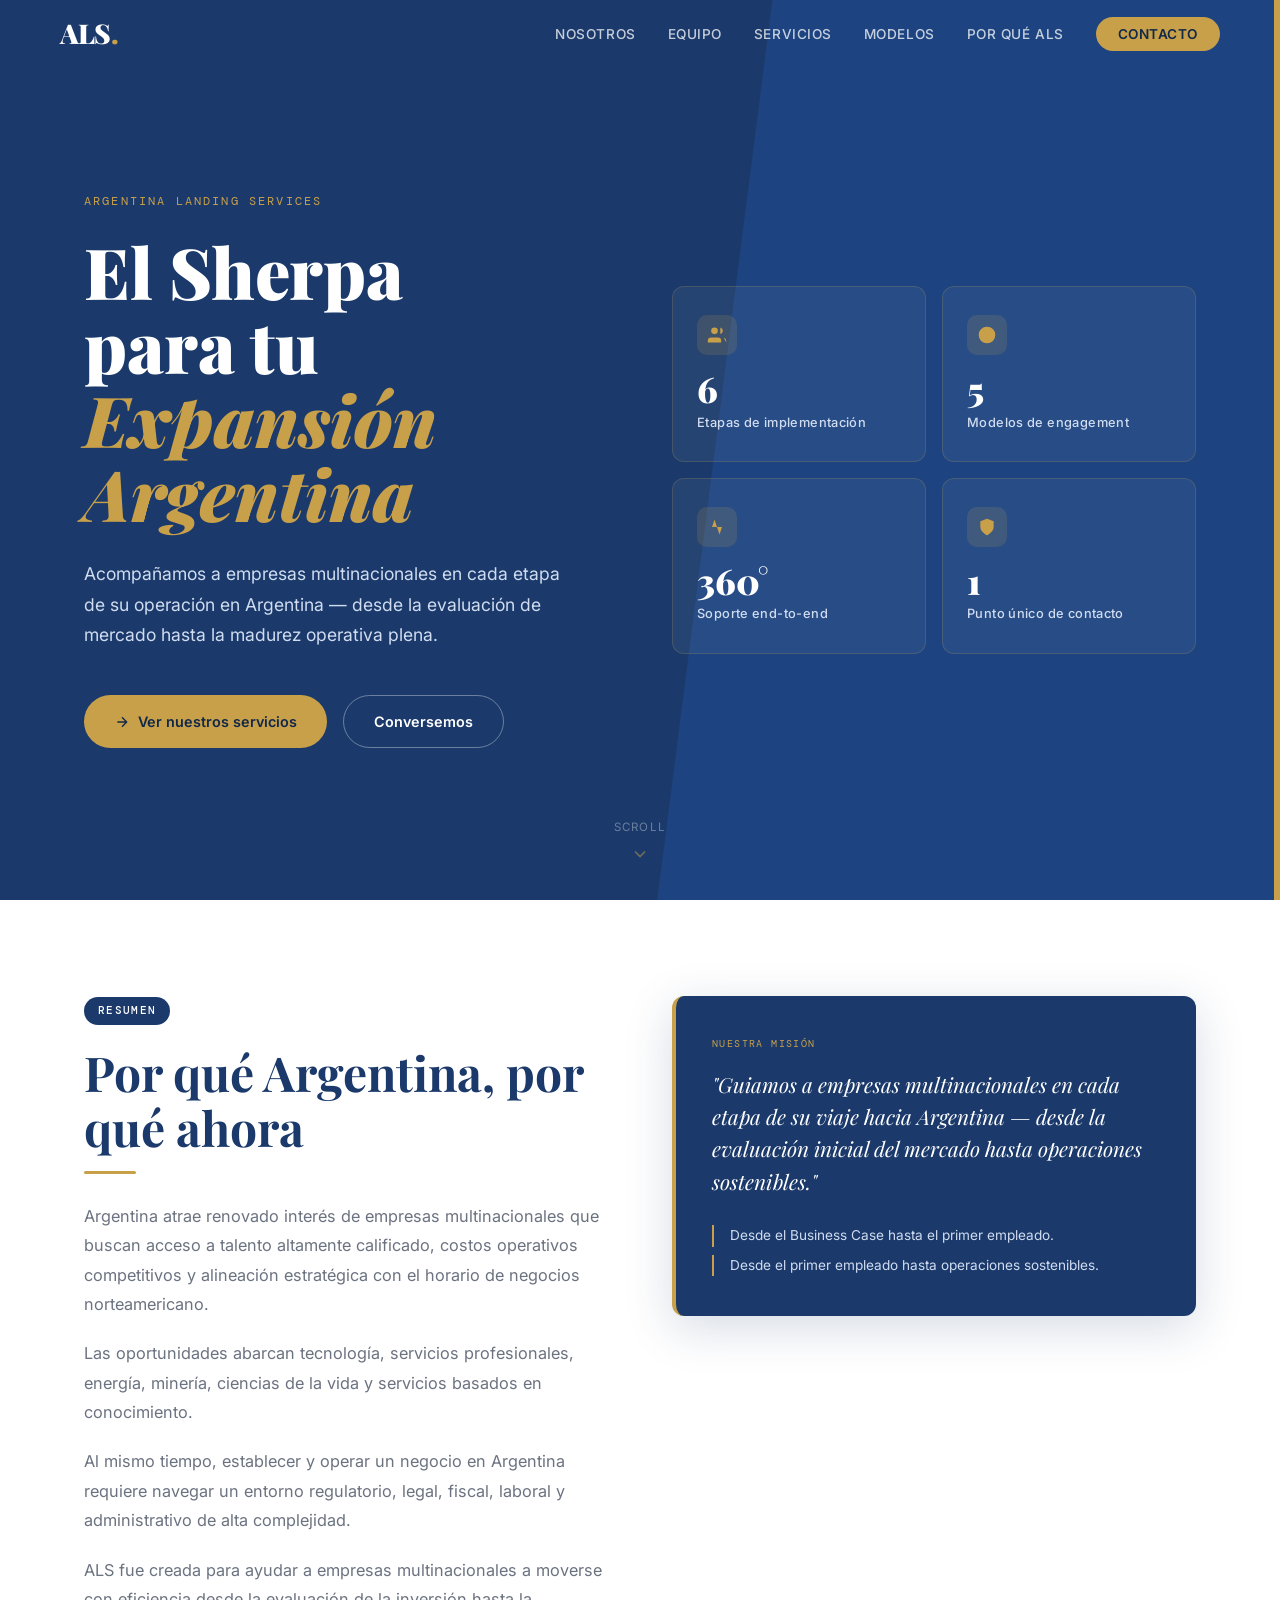
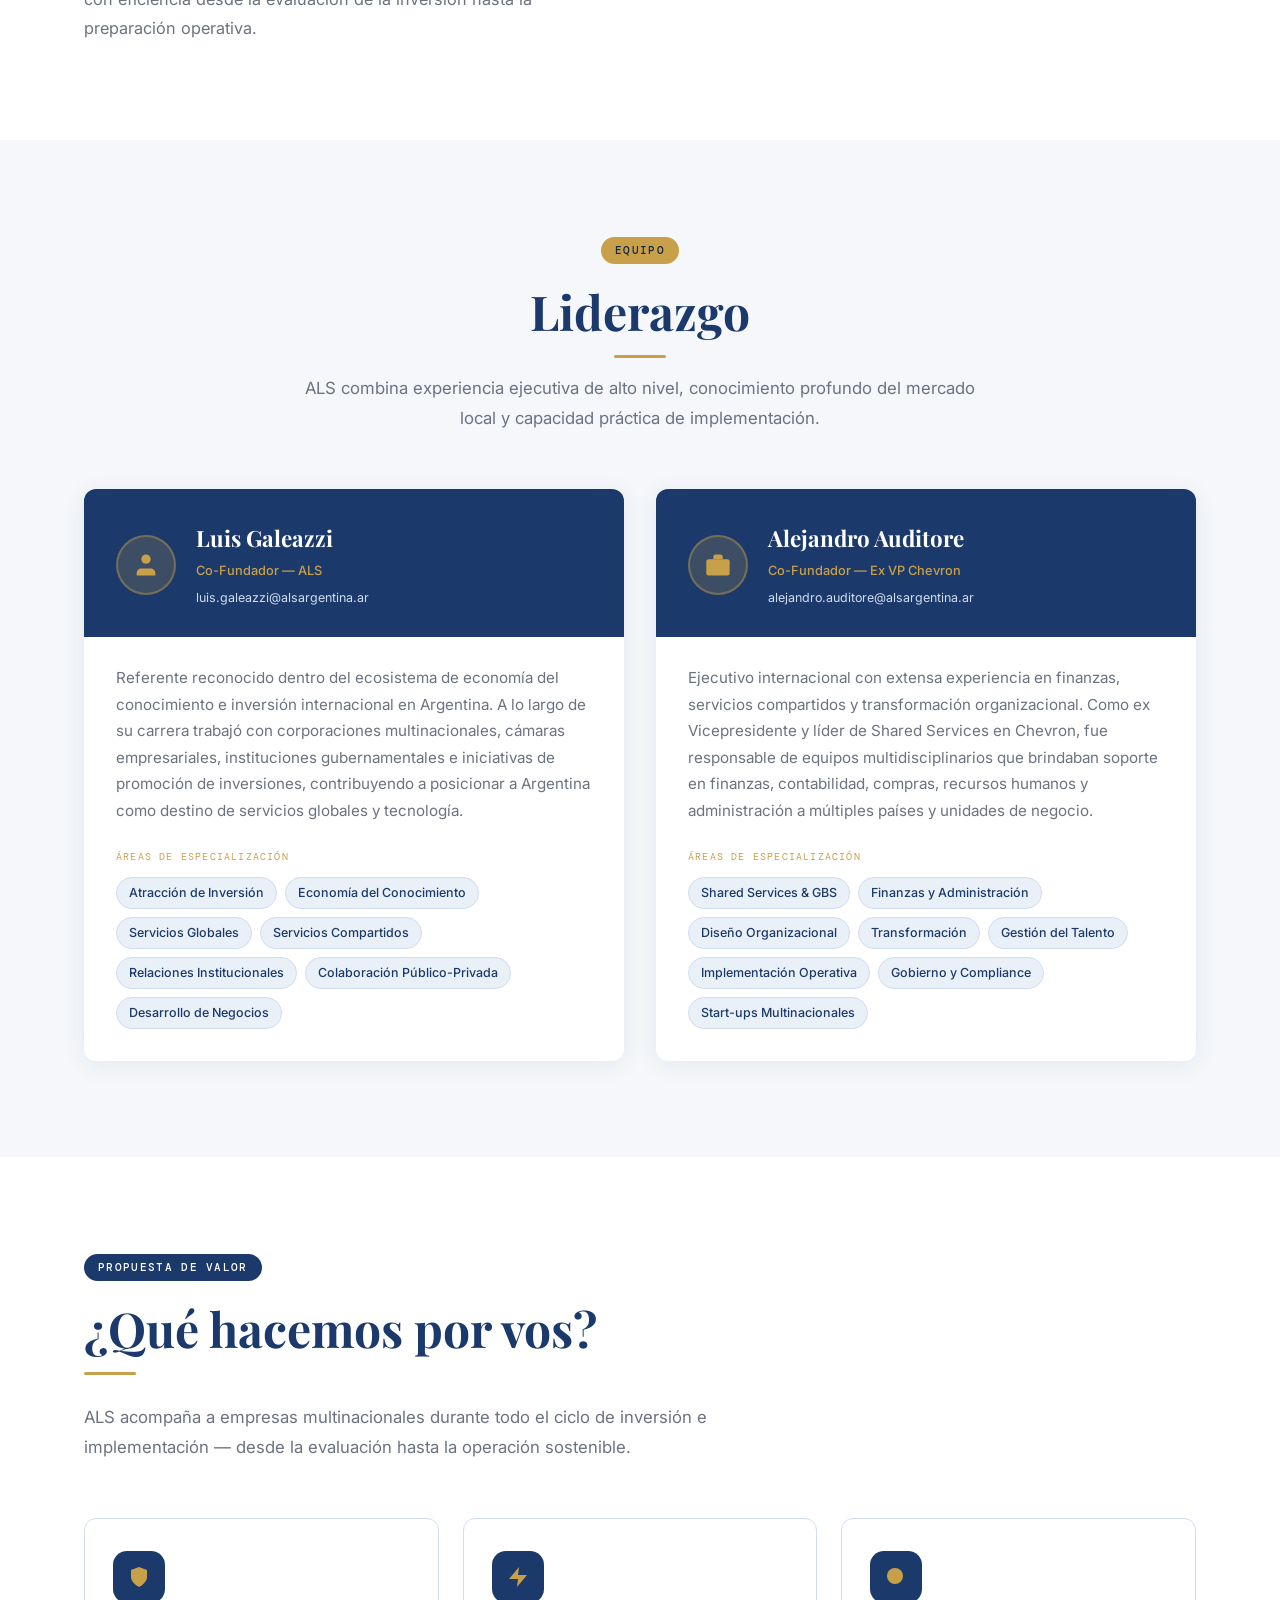
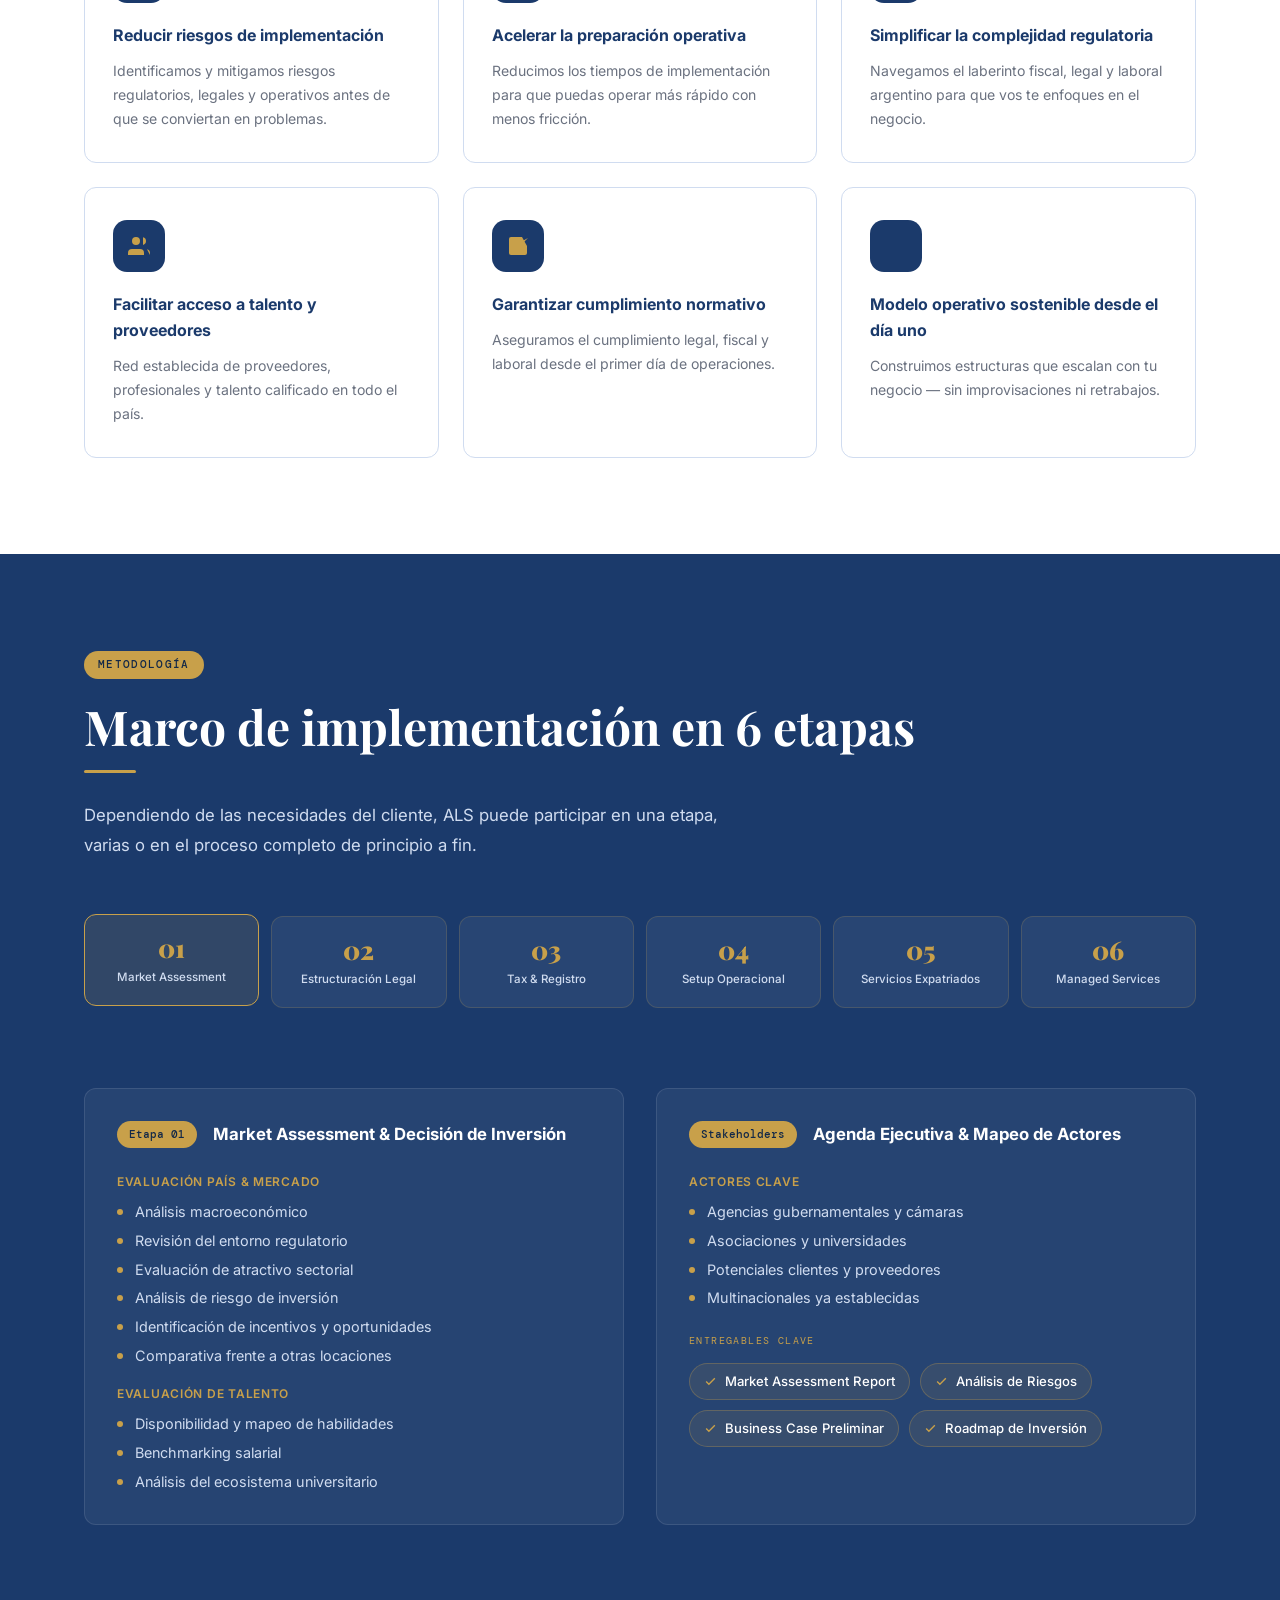
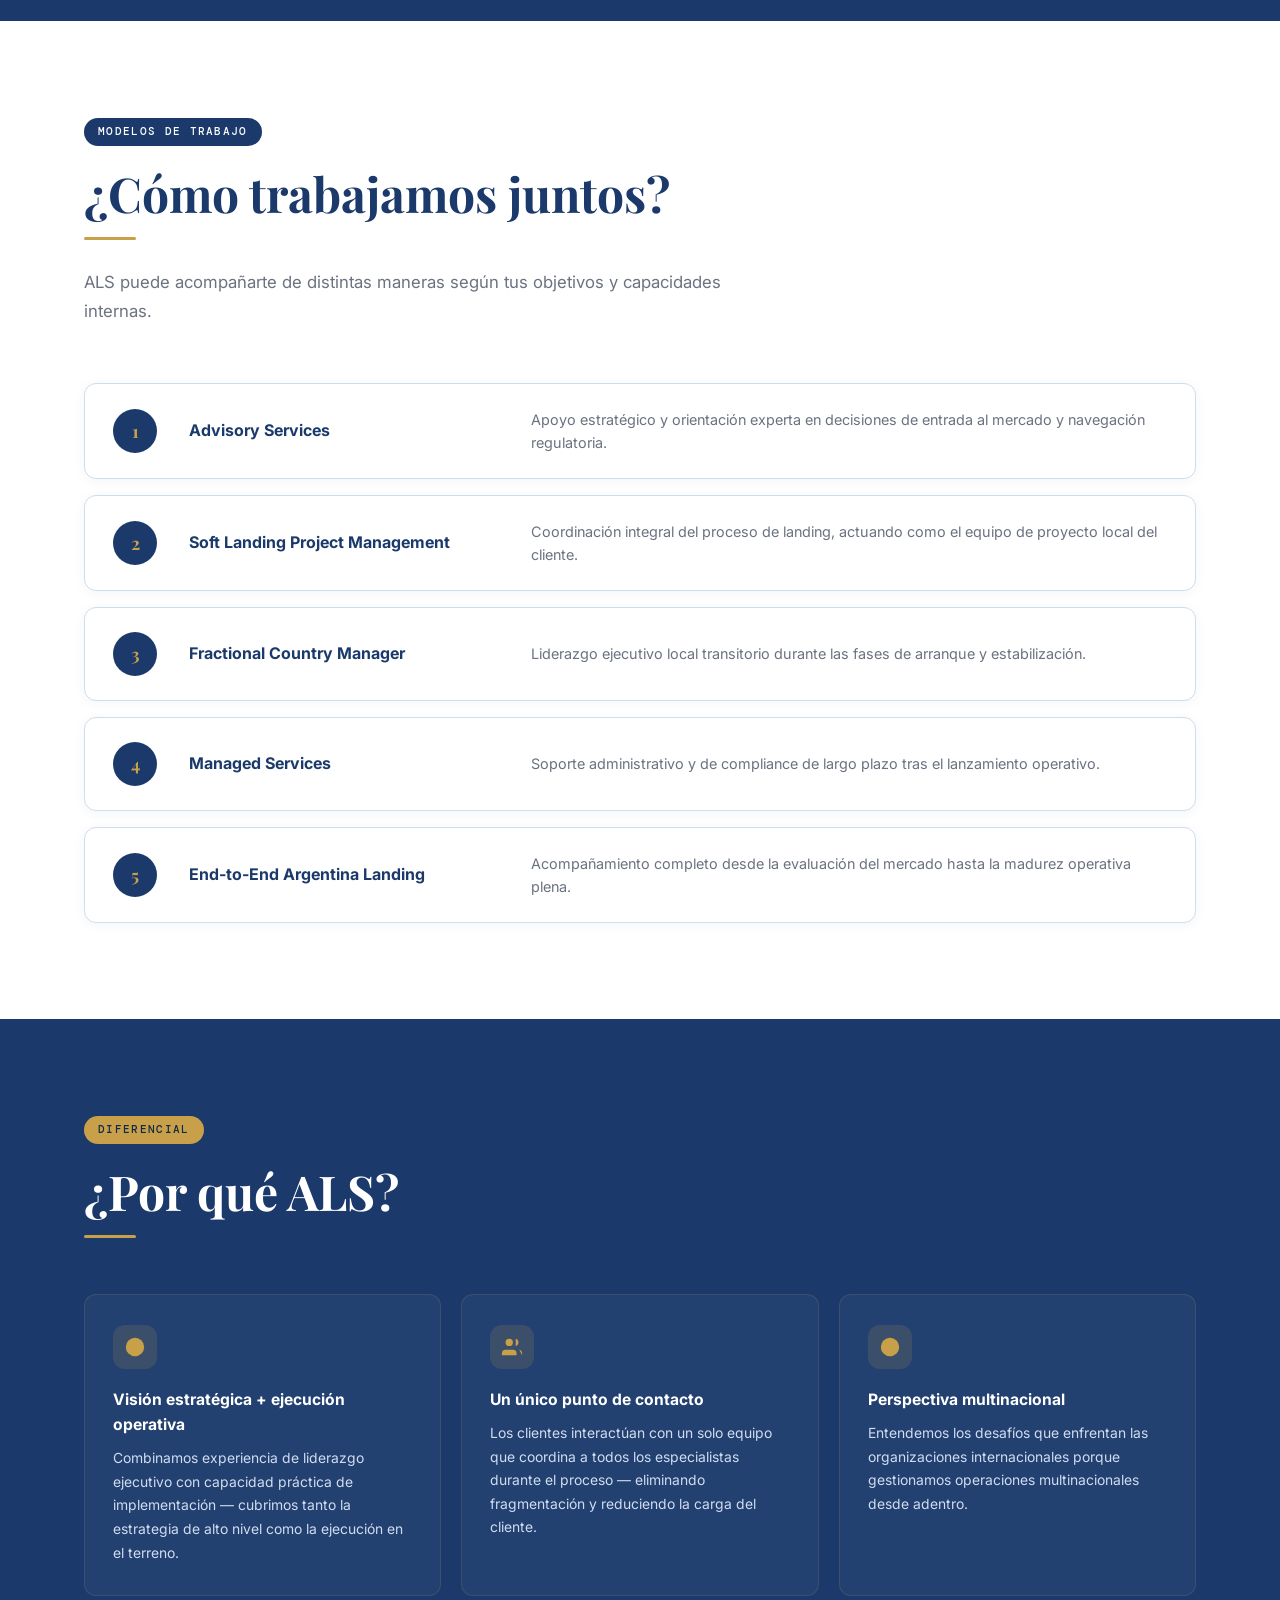
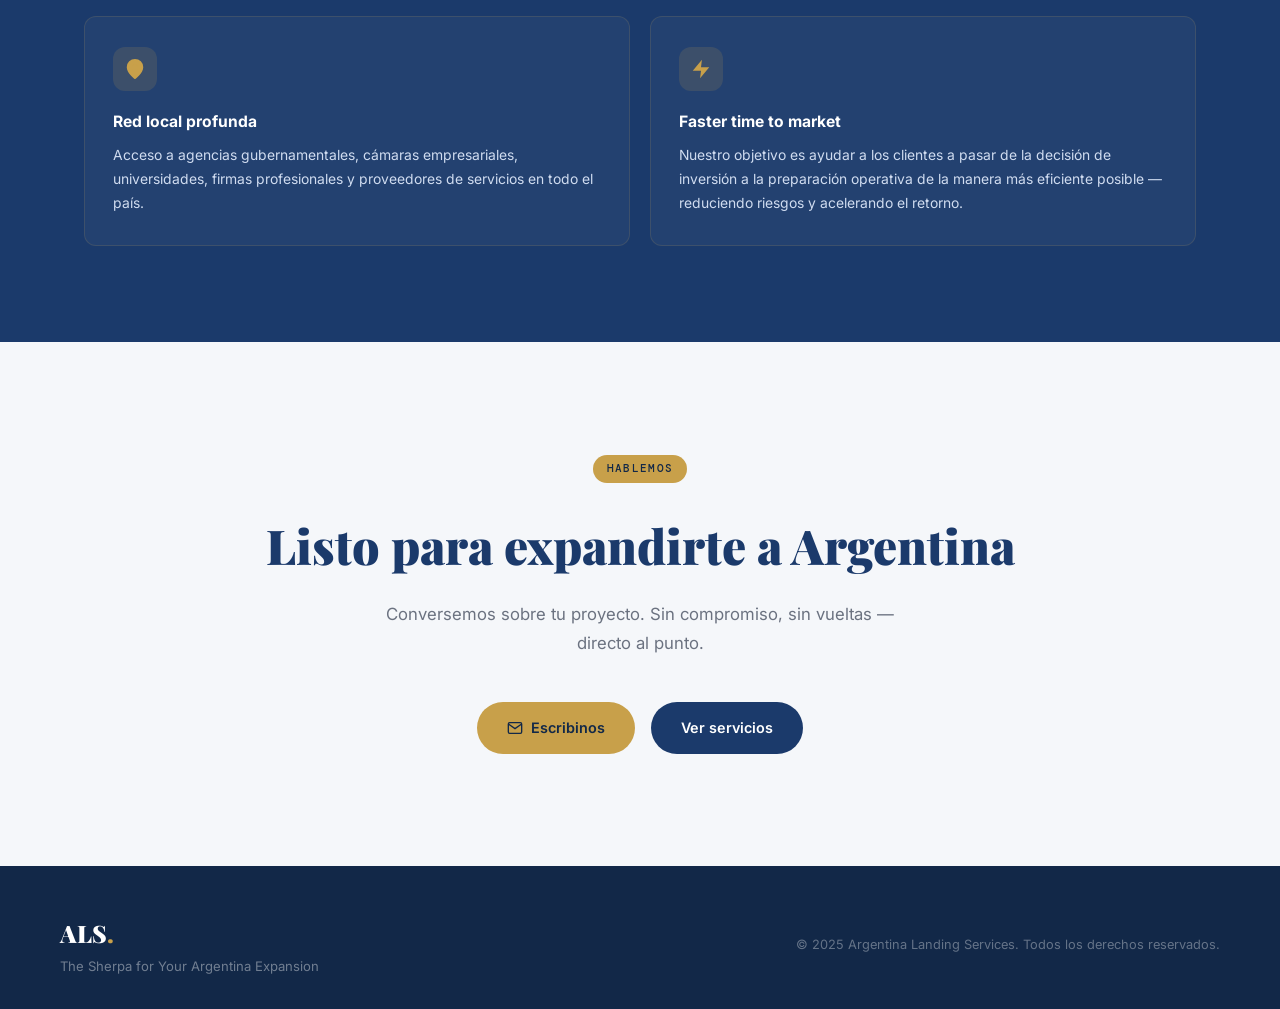
<file: ALS_landing_es.html>
<!DOCTYPE html>
<html lang="es">
<head>
<meta charset="UTF-8" />
<meta name="viewport" content="width=device-width, initial-scale=1.0" />
<title>ALS — Argentina Landing Services</title>
<link rel="preconnect" href="https://fonts.googleapis.com" />
<link rel="preconnect" href="https://fonts.gstatic.com" crossorigin />
<link href="https://fonts.googleapis.com/css2?family=Playfair+Display:ital,wght@0,700;0,900;1,700&family=Inter:wght@300;400;500;600&family=DM+Mono:wght@400;500&display=swap" rel="stylesheet" />
<style>
/* ── Reset & tokens ─────────────────────────────────────────────────────── */
*, *::before, *::after { box-sizing: border-box; margin: 0; padding: 0; }

:root {
  --navy:   #1B3A6B;
  --navy-d: #122848;
  --navy-m: #1D4480;
  --gold:   #C8A04A;
  --gold-l: #D9B96A;
  --white:  #FFFFFF;
  --light:  #EAF0F8;
  --lgray:  #F5F7FA;
  --mgray:  #D0DCF0;
  --gray:   #6B7280;
  --dark:   #1A1A2E;

  --ff-display: 'Playfair Display', Georgia, serif;
  --ff-body:    'Inter', system-ui, sans-serif;
  --ff-mono:    'DM Mono', monospace;

  --radius:  12px;
  --radius-s: 6px;
  --trans: 0.3s cubic-bezier(.4,0,.2,1);
}

html { scroll-behavior: smooth; }

body {
  font-family: var(--ff-body);
  background: var(--white);
  color: var(--dark);
  overflow-x: hidden;
  line-height: 1.6;
}

/* ── Utilities ──────────────────────────────────────────────────────────── */
.container { max-width: 1160px; margin: 0 auto; padding: 0 24px; }
.section { padding: 96px 0; }
.section-alt { background: var(--lgray); }
.section-dark { background: var(--navy); }

.tag {
  display: inline-block;
  font-family: var(--ff-mono);
  font-size: 11px;
  font-weight: 500;
  letter-spacing: .12em;
  text-transform: uppercase;
  padding: 5px 14px;
  border-radius: 100px;
  margin-bottom: 20px;
}
.tag-gold  { background: var(--gold);  color: var(--navy-d); }
.tag-navy  { background: var(--navy);  color: var(--white); }
.tag-light { background: var(--light); color: var(--navy); }

h2.section-title {
  font-family: var(--ff-display);
  font-size: clamp(2rem, 4vw, 3rem);
  font-weight: 700;
  line-height: 1.15;
  margin-bottom: 16px;
}
h2.section-title.light { color: var(--white); }
h2.section-title.dark  { color: var(--navy);  }

.section-lead {
  font-size: 1.05rem;
  color: var(--gray);
  max-width: 680px;
  line-height: 1.75;
  margin-bottom: 56px;
}
.section-lead.light { color: var(--mgray); }

.gold-rule {
  width: 52px; height: 3px;
  background: var(--gold);
  border-radius: 2px;
  margin-bottom: 28px;
}

/* ── NAV ────────────────────────────────────────────────────────────────── */
nav {
  position: fixed; top: 0; left: 0; right: 0; z-index: 100;
  padding: 0 24px;
  transition: background var(--trans), box-shadow var(--trans);
}
nav.scrolled {
  background: rgba(27,58,107,.97);
  box-shadow: 0 2px 24px rgba(0,0,0,.18);
  backdrop-filter: blur(8px);
}
.nav-inner {
  max-width: 1160px;
  margin: 0 auto;
  display: flex;
  align-items: center;
  justify-content: space-between;
  height: 68px;
}
.nav-logo {
  font-family: var(--ff-display);
  font-size: 1.7rem;
  font-weight: 900;
  color: var(--white);
  letter-spacing: -.01em;
  text-decoration: none;
}
.nav-logo span { color: var(--gold); }
.nav-links { display: flex; gap: 32px; list-style: none; }
.nav-links a {
  font-size: .85rem;
  font-weight: 500;
  color: rgba(255,255,255,.75);
  text-decoration: none;
  letter-spacing: .04em;
  text-transform: uppercase;
  transition: color var(--trans);
}
.nav-links a:hover { color: var(--gold); }
.nav-cta {
  background: var(--gold);
  color: var(--navy-d) !important;
  padding: 9px 22px;
  border-radius: 100px;
  font-weight: 600 !important;
  transition: background var(--trans), transform var(--trans) !important;
}
.nav-cta:hover { background: var(--gold-l) !important; transform: translateY(-1px); }

.hamburger { display: none; flex-direction: column; gap: 5px; cursor: pointer; background: none; border: none; }
.hamburger span { display: block; width: 24px; height: 2px; background: var(--white); border-radius: 2px; transition: var(--trans); }
.mobile-menu {
  display: none; flex-direction: column; gap: 0;
  position: fixed; top: 68px; left: 0; right: 0;
  background: var(--navy-d);
  padding: 16px 24px 24px;
  z-index: 99;
}
.mobile-menu.open { display: flex; }
.mobile-menu a {
  padding: 14px 0;
  color: rgba(255,255,255,.8);
  text-decoration: none;
  font-weight: 500;
  font-size: .95rem;
  border-bottom: 1px solid rgba(255,255,255,.08);
}
.mobile-menu a:last-child { border: none; }

/* ── HERO ───────────────────────────────────────────────────────────────── */
#hero {
  min-height: 100vh;
  background: var(--navy);
  display: flex;
  align-items: center;
  position: relative;
  overflow: hidden;
}

/* Geometric background accent */
#hero::before {
  content: '';
  position: absolute;
  right: -80px; top: -80px;
  width: 55vw; height: 110vh;
  background: var(--navy-m);
  clip-path: polygon(18% 0%, 100% 0%, 100% 100%, 0% 100%);
  z-index: 0;
}
#hero::after {
  content: '';
  position: absolute;
  right: 0; top: 0;
  width: 6px; height: 100%;
  background: var(--gold);
  z-index: 1;
}

.hero-inner {
  position: relative; z-index: 2;
  display: grid;
  grid-template-columns: 1fr 1fr;
  gap: 64px;
  align-items: center;
  padding: 120px 0 80px;
}

.hero-left { }
.hero-eyebrow {
  font-family: var(--ff-mono);
  font-size: 12px;
  letter-spacing: .18em;
  text-transform: uppercase;
  color: var(--gold);
  margin-bottom: 24px;
}
.hero-title {
  font-family: var(--ff-display);
  font-size: clamp(2.8rem, 5.5vw, 4.5rem);
  font-weight: 900;
  color: var(--white);
  line-height: 1.05;
  margin-bottom: 28px;
}
.hero-title em {
  font-style: italic;
  color: var(--gold);
}
.hero-sub {
  font-size: 1.1rem;
  color: var(--mgray);
  line-height: 1.75;
  max-width: 480px;
  margin-bottom: 44px;
}
.hero-actions { display: flex; gap: 16px; flex-wrap: wrap; }
.btn {
  display: inline-flex; align-items: center; gap: 8px;
  padding: 14px 30px;
  border-radius: 100px;
  font-weight: 600;
  font-size: .9rem;
  text-decoration: none;
  transition: transform var(--trans), box-shadow var(--trans), background var(--trans);
  cursor: pointer;
}
.btn-primary {
  background: var(--gold);
  color: var(--navy-d);
}
.btn-primary:hover { background: var(--gold-l); transform: translateY(-2px); box-shadow: 0 8px 24px rgba(200,160,74,.35); }
.btn-outline {
  background: transparent;
  color: var(--white);
  border: 1.5px solid rgba(255,255,255,.35);
}
.btn-outline:hover { border-color: var(--gold); color: var(--gold); transform: translateY(-2px); }

.hero-right { }
.hero-stats {
  display: grid;
  grid-template-columns: 1fr 1fr;
  gap: 16px;
}
.stat-card {
  background: rgba(255,255,255,.05);
  border: 1px solid rgba(200,160,74,.2);
  border-radius: var(--radius);
  padding: 28px 24px;
  transition: background var(--trans), border-color var(--trans);
}
.stat-card:hover { background: rgba(255,255,255,.08); border-color: rgba(200,160,74,.5); }
.stat-icon {
  width: 40px; height: 40px;
  background: rgba(200,160,74,.15);
  border-radius: 10px;
  display: flex; align-items: center; justify-content: center;
  margin-bottom: 16px;
}
.stat-icon svg { width: 20px; height: 20px; fill: var(--gold); }
.stat-number {
  font-family: var(--ff-display);
  font-size: 2.2rem;
  font-weight: 900;
  color: var(--white);
  line-height: 1;
  margin-bottom: 6px;
}
.stat-label { font-size: .8rem; color: var(--mgray); font-weight: 500; letter-spacing: .03em; }

/* scroll indicator */
.scroll-hint {
  position: absolute;
  bottom: 36px; left: 50%;
  transform: translateX(-50%);
  display: flex; flex-direction: column; align-items: center; gap: 8px;
  color: rgba(255,255,255,.35);
  font-size: .72rem;
  letter-spacing: .1em;
  text-transform: uppercase;
  animation: bounce 2.5s infinite;
  z-index: 2;
}
.scroll-hint svg { width: 20px; height: 20px; stroke: rgba(200,160,74,.5); fill: none; stroke-width: 2; }
@keyframes bounce { 0%,100%{transform:translateX(-50%) translateY(0)} 50%{transform:translateX(-50%) translateY(8px)} }

/* ── EXECUTIVE SUMMARY ──────────────────────────────────────────────────── */
#summary .summary-grid {
  display: grid;
  grid-template-columns: 1fr 1fr;
  gap: 64px;
  align-items: start;
}
.summary-paras { display: flex; flex-direction: column; gap: 20px; }
.summary-paras p { font-size: 1.02rem; color: var(--gray); line-height: 1.8; }
.summary-card {
  background: var(--navy);
  border-radius: var(--radius);
  padding: 40px 36px;
  border-left: 4px solid var(--gold);
  box-shadow: 0 12px 48px rgba(27,58,107,.18);
}
.summary-card-label {
  font-family: var(--ff-mono);
  font-size: 10px;
  letter-spacing: .14em;
  text-transform: uppercase;
  color: var(--gold);
  margin-bottom: 16px;
}
.summary-card blockquote {
  font-family: var(--ff-display);
  font-size: 1.3rem;
  font-style: italic;
  color: var(--white);
  line-height: 1.55;
}
.summary-tagline {
  margin-top: 28px;
  display: flex;
  flex-direction: column;
  gap: 8px;
}
.summary-tagline span {
  font-size: .85rem;
  color: var(--mgray);
  padding-left: 16px;
  border-left: 2px solid var(--gold);
}

/* ── LEADERSHIP ─────────────────────────────────────────────────────────── */
#team .team-grid {
  display: grid;
  grid-template-columns: 1fr 1fr;
  gap: 32px;
}
.bio-card {
  background: var(--white);
  border-radius: var(--radius);
  overflow: hidden;
  box-shadow: 0 4px 24px rgba(27,58,107,.08);
  transition: transform var(--trans), box-shadow var(--trans);
}
.bio-card:hover { transform: translateY(-4px); box-shadow: 0 12px 40px rgba(27,58,107,.14); }
.bio-header {
  background: var(--navy);
  padding: 32px 32px 28px;
  display: flex; align-items: center; gap: 20px;
}
.bio-avatar {
  width: 60px; height: 60px;
  background: rgba(200,160,74,.2);
  border-radius: 50%;
  display: flex; align-items: center; justify-content: center;
  flex-shrink: 0;
  border: 2px solid rgba(200,160,74,.4);
}
.bio-avatar svg { width: 28px; height: 28px; fill: var(--gold); }
.bio-name { font-family: var(--ff-display); font-size: 1.4rem; font-weight: 700; color: var(--white); }
.bio-role { font-size: .8rem; color: var(--gold); margin-top: 4px; font-weight: 500; }
.bio-email { display: inline-block; font-size: .78rem; color: var(--mgray); margin-top: 6px; text-decoration: none; }
.bio-email:hover { color: var(--white); text-decoration: underline; }
.bio-body { padding: 28px 32px 32px; }
.bio-desc { font-size: .95rem; color: var(--gray); line-height: 1.75; margin-bottom: 24px; }
.expertise-label {
  font-family: var(--ff-mono);
  font-size: 10px;
  letter-spacing: .12em;
  text-transform: uppercase;
  color: var(--gold);
  margin-bottom: 12px;
}
.expertise-pills { display: flex; flex-wrap: wrap; gap: 8px; }
.pill {
  background: var(--light);
  color: var(--navy);
  font-size: .78rem;
  font-weight: 500;
  padding: 5px 12px;
  border-radius: 100px;
  border: 1px solid var(--mgray);
}

/* ── VALUE PROPOSITION ──────────────────────────────────────────────────── */
#value .value-grid {
  display: grid;
  grid-template-columns: repeat(3, 1fr);
  gap: 24px;
}
.value-card {
  background: var(--white);
  border-radius: var(--radius);
  padding: 32px 28px;
  border: 1px solid var(--mgray);
  transition: transform var(--trans), box-shadow var(--trans), border-color var(--trans);
  position: relative;
  overflow: hidden;
}
.value-card::after {
  content: '';
  position: absolute;
  bottom: 0; left: 0; right: 0;
  height: 3px;
  background: var(--gold);
  transform: scaleX(0);
  transform-origin: left;
  transition: transform var(--trans);
}
.value-card:hover { transform: translateY(-4px); box-shadow: 0 12px 40px rgba(27,58,107,.1); border-color: transparent; }
.value-card:hover::after { transform: scaleX(1); }
.value-icon {
  width: 52px; height: 52px;
  background: var(--navy);
  border-radius: 14px;
  display: flex; align-items: center; justify-content: center;
  margin-bottom: 20px;
}
.value-icon svg { width: 24px; height: 24px; fill: var(--gold); }
.value-title { font-size: 1rem; font-weight: 700; color: var(--navy); margin-bottom: 10px; }
.value-desc  { font-size: .88rem; color: var(--gray); line-height: 1.7; }

/* ── FRAMEWORK (6 stages) ───────────────────────────────────────────────── */
#framework { background: var(--navy); }
.stages-overview {
  display: grid;
  grid-template-columns: repeat(6, 1fr);
  gap: 12px;
  margin-bottom: 80px;
}
.stage-pill {
  background: rgba(255,255,255,.06);
  border: 1px solid rgba(200,160,74,.2);
  border-radius: var(--radius);
  padding: 20px 14px;
  text-align: center;
  cursor: pointer;
  transition: background var(--trans), border-color var(--trans), transform var(--trans);
}
.stage-pill.active,
.stage-pill:hover {
  background: rgba(200,160,74,.12);
  border-color: var(--gold);
  transform: translateY(-2px);
}
.stage-num {
  font-family: var(--ff-display);
  font-size: 1.6rem;
  font-weight: 900;
  color: var(--gold);
  line-height: 1;
  margin-bottom: 8px;
}
.stage-pill-title {
  font-size: .72rem;
  color: var(--mgray);
  font-weight: 500;
  line-height: 1.4;
}

/* Detail cards */
.stage-details { display: none; }
.stage-details.active { display: grid; grid-template-columns: 1fr 1fr; gap: 32px; }
.stage-detail-card {
  background: rgba(255,255,255,.05);
  border: 1px solid rgba(255,255,255,.1);
  border-radius: var(--radius);
  padding: 32px;
}
.stage-detail-header {
  display: flex; align-items: center; gap: 16px;
  margin-bottom: 24px;
}
.stage-detail-badge {
  background: var(--gold);
  color: var(--navy-d);
  font-family: var(--ff-mono);
  font-size: 11px;
  font-weight: 500;
  padding: 5px 12px;
  border-radius: 100px;
  white-space: nowrap;
}
.stage-detail-title {
  font-size: 1.05rem;
  font-weight: 700;
  color: var(--white);
}
.stage-section-label {
  font-size: .75rem;
  font-weight: 600;
  color: var(--gold);
  letter-spacing: .06em;
  text-transform: uppercase;
  margin: 18px 0 10px;
}
.stage-list { list-style: none; display: flex; flex-direction: column; gap: 7px; }
.stage-list li {
  font-size: .9rem;
  color: var(--mgray);
  padding-left: 18px;
  position: relative;
  line-height: 1.5;
}
.stage-list li::before {
  content: '';
  position: absolute; left: 0; top: 8px;
  width: 6px; height: 6px;
  background: var(--gold);
  border-radius: 50%;
}

/* Deliverables */
.deliverables-row {
  grid-column: 1 / -1;
  margin-top: 4px;
}
.deliverables-label {
  font-family: var(--ff-mono);
  font-size: 10px;
  letter-spacing: .14em;
  text-transform: uppercase;
  color: var(--gold);
  margin-bottom: 14px;
}
.deliverables-chips { display: flex; flex-wrap: wrap; gap: 10px; }
.chip {
  display: flex; align-items: center; gap: 8px;
  background: rgba(200,160,74,.1);
  border: 1px solid rgba(200,160,74,.3);
  color: var(--white);
  font-size: .82rem;
  font-weight: 500;
  padding: 7px 14px;
  border-radius: 100px;
}
.chip svg { width: 13px; height: 13px; stroke: var(--gold); fill: none; stroke-width: 2.5; flex-shrink: 0; }

/* ── ENGAGEMENT MODELS ──────────────────────────────────────────────────── */
#models .models-list { display: flex; flex-direction: column; gap: 16px; }
.model-row {
  display: grid;
  grid-template-columns: 52px 1fr 2fr;
  gap: 24px;
  align-items: center;
  background: var(--white);
  border-radius: var(--radius);
  padding: 24px 28px;
  border: 1px solid var(--mgray);
  box-shadow: 0 2px 12px rgba(27,58,107,.05);
  transition: transform var(--trans), box-shadow var(--trans), border-color var(--trans);
}
.model-row:hover { transform: translateX(6px); box-shadow: 0 6px 28px rgba(27,58,107,.1); border-color: var(--gold); }
.model-num {
  width: 44px; height: 44px;
  background: var(--navy);
  border-radius: 50%;
  display: flex; align-items: center; justify-content: center;
  font-family: var(--ff-display);
  font-size: 1.1rem;
  font-weight: 700;
  color: var(--gold);
}
.model-name { font-weight: 700; color: var(--navy); font-size: 1rem; }
.model-desc { font-size: .9rem; color: var(--gray); line-height: 1.6; }

/* ── WHY ALS ────────────────────────────────────────────────────────────── */
#why { background: var(--navy); }
.why-grid {
  display: grid;
  grid-template-columns: repeat(3, 1fr);
  gap: 20px;
  margin-bottom: 20px;
}
.why-grid-bottom {
  display: grid;
  grid-template-columns: 1fr 1fr;
  gap: 20px;
}
.why-card {
  background: rgba(255,255,255,.04);
  border: 1px solid rgba(200,160,74,.15);
  border-radius: var(--radius);
  padding: 30px 28px;
  transition: background var(--trans), border-color var(--trans);
}
.why-card:hover { background: rgba(200,160,74,.07); border-color: rgba(200,160,74,.4); }
.why-card-icon {
  width: 44px; height: 44px;
  background: rgba(200,160,74,.15);
  border-radius: 12px;
  display: flex; align-items: center; justify-content: center;
  margin-bottom: 18px;
}
.why-card-icon svg { width: 22px; height: 22px; fill: var(--gold); }
.why-card-title { font-weight: 700; color: var(--white); font-size: .98rem; margin-bottom: 10px; }
.why-card-desc  { font-size: .87rem; color: var(--mgray); line-height: 1.7; }

/* ── CTA / CLOSING ──────────────────────────────────────────────────────── */
#cta {
  background: var(--lgray);
  text-align: center;
  padding: 112px 24px;
}
#cta .cta-title {
  font-family: var(--ff-display);
  font-size: clamp(2rem, 4vw, 3rem);
  font-weight: 900;
  color: var(--navy);
  margin-bottom: 16px;
}
#cta .cta-sub {
  font-size: 1.05rem;
  color: var(--gray);
  max-width: 520px;
  margin: 0 auto 44px;
  line-height: 1.75;
}
#cta .cta-actions { display: flex; justify-content: center; gap: 16px; flex-wrap: wrap; }
.btn-dark {
  background: var(--navy);
  color: var(--white);
}
.btn-dark:hover { background: var(--navy-m); transform: translateY(-2px); box-shadow: 0 8px 24px rgba(27,58,107,.3); }

/* ── FOOTER ─────────────────────────────────────────────────────────────── */
footer {
  background: var(--navy-d);
  padding: 48px 24px 32px;
}
.footer-inner {
  max-width: 1160px; margin: 0 auto;
  display: flex; align-items: center; justify-content: space-between;
  flex-wrap: wrap; gap: 16px;
}
.footer-logo {
  font-family: var(--ff-display);
  font-size: 1.5rem;
  font-weight: 900;
  color: var(--white);
}
.footer-logo span { color: var(--gold); }
.footer-tagline { font-size: .82rem; color: rgba(255,255,255,.4); margin-top: 4px; }
.footer-copy { font-size: .8rem; color: rgba(255,255,255,.35); }

/* ── Scroll reveal ──────────────────────────────────────────────────────── */
.reveal {
  opacity: 0;
  transform: translateY(28px);
  transition: opacity .65s ease, transform .65s ease;
}
.reveal.visible { opacity: 1; transform: none; }

@media (prefers-reduced-motion: reduce) {
  .reveal { opacity: 1; transform: none; }
  *, *::before, *::after { animation: none !important; transition: none !important; }
}

/* ── Responsive ─────────────────────────────────────────────────────────── */
@media (max-width: 900px) {
  .hero-inner          { grid-template-columns: 1fr; padding: 100px 0 60px; }
  .hero-right          { display: none; }
  #summary .summary-grid { grid-template-columns: 1fr; }
  #team .team-grid     { grid-template-columns: 1fr; }
  .value-grid          { grid-template-columns: 1fr 1fr; }
  .stages-overview     { grid-template-columns: repeat(3, 1fr); }
  .stage-details.active { grid-template-columns: 1fr; }
  .model-row           { grid-template-columns: 44px 1fr; }
  .model-desc          { grid-column: 2; }
  .why-grid            { grid-template-columns: 1fr 1fr; }
  .why-grid-bottom     { grid-template-columns: 1fr; }
  .nav-links           { display: none; }
  .hamburger           { display: flex; }
}
@media (max-width: 600px) {
  .section             { padding: 64px 0; }
  .value-grid          { grid-template-columns: 1fr; }
  .why-grid            { grid-template-columns: 1fr; }
  .stages-overview     { grid-template-columns: repeat(2, 1fr); }
  .model-row           { grid-template-columns: 1fr; }
  .model-num           { display: none; }
  .hero-stats          { display: none; }
}
</style>
</head>
<body>

<!-- NAV -->
<nav id="navbar">
  <div class="nav-inner">
    <a href="#" class="nav-logo">ALS<span>.</span></a>
    <ul class="nav-links">
      <li><a href="#summary">Nosotros</a></li>
      <li><a href="#team">Equipo</a></li>
      <li><a href="#framework">Servicios</a></li>
      <li><a href="#models">Modelos</a></li>
      <li><a href="#why">Por qué ALS</a></li>
      <li><a href="#cta" class="nav-cta">Contacto</a></li>
    </ul>
    <button class="hamburger" id="hamburger" aria-label="Menú">
      <span></span><span></span><span></span>
    </button>
  </div>
</nav>
<div class="mobile-menu" id="mobileMenu">
  <a href="#summary" onclick="closeMobile()">Nosotros</a>
  <a href="#team" onclick="closeMobile()">Equipo</a>
  <a href="#framework" onclick="closeMobile()">Servicios</a>
  <a href="#models" onclick="closeMobile()">Modelos</a>
  <a href="#why" onclick="closeMobile()">Por qué ALS</a>
  <a href="#cta" onclick="closeMobile()">Contacto</a>
</div>

<!-- HERO -->
<section id="hero">
  <div class="container">
    <div class="hero-inner">
      <div class="hero-left reveal">
        <p class="hero-eyebrow">Argentina Landing Services</p>
        <h1 class="hero-title">
          El Sherpa<br/>para tu<br/>
          <em>Expansión Argentina</em>
        </h1>
        <p class="hero-sub">
          Acompañamos a empresas multinacionales en cada etapa de su operación en Argentina — desde la evaluación de mercado hasta la madurez operativa plena.
        </p>
        <div class="hero-actions">
          <a href="#framework" class="btn btn-primary">
            <svg width="16" height="16" fill="none" stroke="currentColor" stroke-width="2" viewBox="0 0 24 24"><path d="M5 12h14M12 5l7 7-7 7"/></svg>
            Ver nuestros servicios
          </a>
          <a href="#cta" class="btn btn-outline">Conversemos</a>
        </div>
      </div>
      <div class="hero-right reveal" style="transition-delay:.15s">
        <div class="hero-stats">
          <div class="stat-card">
            <div class="stat-icon">
              <svg viewBox="0 0 24 24"><path d="M17 21v-2a4 4 0 0 0-4-4H5a4 4 0 0 0-4 4v2"/><circle cx="9" cy="7" r="4"/><path d="M23 21v-2a4 4 0 0 0-3-3.87"/><path d="M16 3.13a4 4 0 0 1 0 7.75"/></svg>
            </div>
            <div class="stat-number">6</div>
            <div class="stat-label">Etapas de implementación</div>
          </div>
          <div class="stat-card">
            <div class="stat-icon">
              <svg viewBox="0 0 24 24"><circle cx="12" cy="12" r="10"/><line x1="2" y1="12" x2="22" y2="12"/><path d="M12 2a15.3 15.3 0 0 1 4 10 15.3 15.3 0 0 1-4 10 15.3 15.3 0 0 1-4-10 15.3 15.3 0 0 1 4-10z"/></svg>
            </div>
            <div class="stat-number">5</div>
            <div class="stat-label">Modelos de engagement</div>
          </div>
          <div class="stat-card">
            <div class="stat-icon">
              <svg viewBox="0 0 24 24"><polyline points="22 12 18 12 15 21 9 3 6 12 2 12"/></svg>
            </div>
            <div class="stat-number">360°</div>
            <div class="stat-label">Soporte end-to-end</div>
          </div>
          <div class="stat-card">
            <div class="stat-icon">
              <svg viewBox="0 0 24 24"><path d="M12 22s8-4 8-10V5l-8-3-8 3v7c0 6 8 10 8 10z"/></svg>
            </div>
            <div class="stat-number">1</div>
            <div class="stat-label">Punto único de contacto</div>
          </div>
        </div>
      </div>
    </div>
  </div>
  <div class="scroll-hint">
    <span>scroll</span>
    <svg viewBox="0 0 24 24"><polyline points="6 9 12 15 18 9"/></svg>
  </div>
</section>

<!-- EXECUTIVE SUMMARY -->
<section id="summary" class="section">
  <div class="container">
    <div class="summary-grid">
      <div class="reveal">
        <span class="tag tag-navy">Resumen</span>
        <h2 class="section-title dark">Por qué Argentina, por qué ahora</h2>
        <div class="gold-rule"></div>
        <div class="summary-paras">
          <p>Argentina atrae renovado interés de empresas multinacionales que buscan acceso a talento altamente calificado, costos operativos competitivos y alineación estratégica con el horario de negocios norteamericano.</p>
          <p>Las oportunidades abarcan tecnología, servicios profesionales, energía, minería, ciencias de la vida y servicios basados en conocimiento.</p>
          <p>Al mismo tiempo, establecer y operar un negocio en Argentina requiere navegar un entorno regulatorio, legal, fiscal, laboral y administrativo de alta complejidad.</p>
          <p>ALS fue creada para ayudar a empresas multinacionales a moverse con eficiencia desde la evaluación de la inversión hasta la preparación operativa.</p>
        </div>
      </div>
      <div class="reveal" style="transition-delay:.15s">
        <div class="summary-card">
          <div class="summary-card-label">Nuestra misión</div>
          <blockquote>"Guiamos a empresas multinacionales en cada etapa de su viaje hacia Argentina — desde la evaluación inicial del mercado hasta operaciones sostenibles."</blockquote>
          <div class="summary-tagline">
            <span>Desde el Business Case hasta el primer empleado.</span>
            <span>Desde el primer empleado hasta operaciones sostenibles.</span>
          </div>
        </div>
      </div>
    </div>
  </div>
</section>

<!-- LEADERSHIP -->
<section id="team" class="section section-alt">
  <div class="container">
    <div style="text-align:center;margin-bottom:56px" class="reveal">
      <span class="tag tag-gold">Equipo</span>
      <h2 class="section-title dark">Liderazgo</h2>
      <div class="gold-rule" style="margin:0 auto 0"></div>
      <p class="section-lead" style="margin:16px auto 0;text-align:center">
        ALS combina experiencia ejecutiva de alto nivel, conocimiento profundo del mercado local y capacidad práctica de implementación.
      </p>
    </div>
    <div class="team-grid">
      <!-- Luis -->
      <div class="bio-card reveal">
        <div class="bio-header">
          <div class="bio-avatar">
            <svg viewBox="0 0 24 24"><path d="M20 21v-2a4 4 0 0 0-4-4H8a4 4 0 0 0-4 4v2"/><circle cx="12" cy="7" r="4"/></svg>
          </div>
          <div>
            <div class="bio-name">Luis Galeazzi</div>
            <div class="bio-role">Co-Fundador — ALS</div>
            <a href="mailto:luis.galeazzi@alsargentina.ar" class="bio-email">luis.galeazzi@alsargentina.ar</a>
          </div>
        </div>
        <div class="bio-body">
          <p class="bio-desc">Referente reconocido dentro del ecosistema de economía del conocimiento e inversión internacional en Argentina. A lo largo de su carrera trabajó con corporaciones multinacionales, cámaras empresariales, instituciones gubernamentales e iniciativas de promoción de inversiones, contribuyendo a posicionar a Argentina como destino de servicios globales y tecnología.</p>
          <div class="expertise-label">Áreas de especialización</div>
          <div class="expertise-pills">
            <span class="pill">Atracción de Inversión</span>
            <span class="pill">Economía del Conocimiento</span>
            <span class="pill">Servicios Globales</span>
            <span class="pill">Servicios Compartidos</span>
            <span class="pill">Relaciones Institucionales</span>
            <span class="pill">Colaboración Público-Privada</span>
            <span class="pill">Desarrollo de Negocios</span>
          </div>
        </div>
      </div>
      <!-- Alejandro -->
      <div class="bio-card reveal" style="transition-delay:.1s">
        <div class="bio-header">
          <div class="bio-avatar">
            <svg viewBox="0 0 24 24"><rect x="2" y="7" width="20" height="14" rx="2"/><path d="M16 7V5a2 2 0 0 0-2-2h-4a2 2 0 0 0-2 2v2"/></svg>
          </div>
          <div>
            <div class="bio-name">Alejandro Auditore</div>
            <div class="bio-role">Co-Fundador — Ex VP Chevron</div>
            <a href="mailto:alejandro.auditore@alsargentina.ar" class="bio-email">alejandro.auditore@alsargentina.ar</a>
          </div>
        </div>
        <div class="bio-body">
          <p class="bio-desc">Ejecutivo internacional con extensa experiencia en finanzas, servicios compartidos y transformación organizacional. Como ex Vicepresidente y líder de Shared Services en Chevron, fue responsable de equipos multidisciplinarios que brindaban soporte en finanzas, contabilidad, compras, recursos humanos y administración a múltiples países y unidades de negocio.</p>
          <div class="expertise-label">Áreas de especialización</div>
          <div class="expertise-pills">
            <span class="pill">Shared Services & GBS</span>
            <span class="pill">Finanzas y Administración</span>
            <span class="pill">Diseño Organizacional</span>
            <span class="pill">Transformación</span>
            <span class="pill">Gestión del Talento</span>
            <span class="pill">Implementación Operativa</span>
            <span class="pill">Gobierno y Compliance</span>
            <span class="pill">Start-ups Multinacionales</span>
          </div>
        </div>
      </div>
    </div>
  </div>
</section>

<!-- VALUE PROPOSITION -->
<section id="value" class="section">
  <div class="container">
    <div class="reveal" style="margin-bottom:56px">
      <span class="tag tag-navy">Propuesta de valor</span>
      <h2 class="section-title dark">¿Qué hacemos por vos?</h2>
      <div class="gold-rule"></div>
      <p class="section-lead">ALS acompaña a empresas multinacionales durante todo el ciclo de inversión e implementación — desde la evaluación hasta la operación sostenible.</p>
    </div>
    <div class="value-grid">
      <div class="value-card reveal">
        <div class="value-icon">
          <svg viewBox="0 0 24 24"><path d="M12 22s8-4 8-10V5l-8-3-8 3v7c0 6 8 10 8 10z"/></svg>
        </div>
        <div class="value-title">Reducir riesgos de implementación</div>
        <div class="value-desc">Identificamos y mitigamos riesgos regulatorios, legales y operativos antes de que se conviertan en problemas.</div>
      </div>
      <div class="value-card reveal" style="transition-delay:.07s">
        <div class="value-icon">
          <svg viewBox="0 0 24 24"><polygon points="13 2 3 14 12 14 11 22 21 10 12 10 13 2"/></svg>
        </div>
        <div class="value-title">Acelerar la preparación operativa</div>
        <div class="value-desc">Reducimos los tiempos de implementación para que puedas operar más rápido con menos fricción.</div>
      </div>
      <div class="value-card reveal" style="transition-delay:.14s">
        <div class="value-icon">
          <svg viewBox="0 0 24 24"><circle cx="11" cy="11" r="8"/><line x1="21" y1="21" x2="16.65" y2="16.65"/></svg>
        </div>
        <div class="value-title">Simplificar la complejidad regulatoria</div>
        <div class="value-desc">Navegamos el laberinto fiscal, legal y laboral argentino para que vos te enfoques en el negocio.</div>
      </div>
      <div class="value-card reveal" style="transition-delay:.07s">
        <div class="value-icon">
          <svg viewBox="0 0 24 24"><path d="M17 21v-2a4 4 0 0 0-4-4H5a4 4 0 0 0-4 4v2"/><circle cx="9" cy="7" r="4"/><path d="M23 21v-2a4 4 0 0 0-3-3.87"/><path d="M16 3.13a4 4 0 0 1 0 7.75"/></svg>
        </div>
        <div class="value-title">Facilitar acceso a talento y proveedores</div>
        <div class="value-desc">Red establecida de proveedores, profesionales y talento calificado en todo el país.</div>
      </div>
      <div class="value-card reveal" style="transition-delay:.14s">
        <div class="value-icon">
          <svg viewBox="0 0 24 24"><polyline points="9 11 12 14 22 4"/><path d="M21 12v7a2 2 0 0 1-2 2H5a2 2 0 0 1-2-2V5a2 2 0 0 1 2-2h11"/></svg>
        </div>
        <div class="value-title">Garantizar cumplimiento normativo</div>
        <div class="value-desc">Aseguramos el cumplimiento legal, fiscal y laboral desde el primer día de operaciones.</div>
      </div>
      <div class="value-card reveal" style="transition-delay:.21s">
        <div class="value-icon">
          <svg viewBox="0 0 24 24"><line x1="12" y1="20" x2="12" y2="10"/><line x1="18" y1="20" x2="18" y2="4"/><line x1="6" y1="20" x2="6" y2="16"/></svg>
        </div>
        <div class="value-title">Modelo operativo sostenible desde el día uno</div>
        <div class="value-desc">Construimos estructuras que escalan con tu negocio — sin improvisaciones ni retrabajos.</div>
      </div>
    </div>
  </div>
</section>

<!-- 6-STAGE FRAMEWORK -->
<section id="framework" class="section section-dark">
  <div class="container">
    <div class="reveal" style="margin-bottom:48px">
      <span class="tag tag-gold">Metodología</span>
      <h2 class="section-title light">Marco de implementación en 6 etapas</h2>
      <div class="gold-rule"></div>
      <p class="section-lead light">Dependiendo de las necesidades del cliente, ALS puede participar en una etapa, varias o en el proceso completo de principio a fin.</p>
    </div>

    <!-- Stage pills -->
    <div class="stages-overview reveal">
      <div class="stage-pill active" onclick="showStage(0)">
        <div class="stage-num">01</div>
        <div class="stage-pill-title">Market Assessment</div>
      </div>
      <div class="stage-pill" onclick="showStage(1)">
        <div class="stage-num">02</div>
        <div class="stage-pill-title">Estructuración Legal</div>
      </div>
      <div class="stage-pill" onclick="showStage(2)">
        <div class="stage-num">03</div>
        <div class="stage-pill-title">Tax & Registro</div>
      </div>
      <div class="stage-pill" onclick="showStage(3)">
        <div class="stage-num">04</div>
        <div class="stage-pill-title">Setup Operacional</div>
      </div>
      <div class="stage-pill" onclick="showStage(4)">
        <div class="stage-num">05</div>
        <div class="stage-pill-title">Servicios Expatriados</div>
      </div>
      <div class="stage-pill" onclick="showStage(5)">
        <div class="stage-num">06</div>
        <div class="stage-pill-title">Managed Services</div>
      </div>
    </div>

    <!-- Stage 1 -->
    <div class="stage-details active" id="stage-0">
      <div class="stage-detail-card">
        <div class="stage-detail-header">
          <span class="stage-detail-badge">Etapa 01</span>
          <span class="stage-detail-title">Market Assessment & Decisión de Inversión</span>
        </div>
        <div class="stage-section-label">Evaluación País & Mercado</div>
        <ul class="stage-list">
          <li>Análisis macroeconómico</li>
          <li>Revisión del entorno regulatorio</li>
          <li>Evaluación de atractivo sectorial</li>
          <li>Análisis de riesgo de inversión</li>
          <li>Identificación de incentivos y oportunidades</li>
          <li>Comparativa frente a otras locaciones</li>
        </ul>
        <div class="stage-section-label">Evaluación de Talento</div>
        <ul class="stage-list">
          <li>Disponibilidad y mapeo de habilidades</li>
          <li>Benchmarking salarial</li>
          <li>Análisis del ecosistema universitario</li>
        </ul>
      </div>
      <div class="stage-detail-card">
        <div class="stage-detail-header">
          <span class="stage-detail-badge">Stakeholders</span>
          <span class="stage-detail-title">Agenda Ejecutiva & Mapeo de Actores</span>
        </div>
        <div class="stage-section-label">Actores Clave</div>
        <ul class="stage-list">
          <li>Agencias gubernamentales y cámaras</li>
          <li>Asociaciones y universidades</li>
          <li>Potenciales clientes y proveedores</li>
          <li>Multinacionales ya establecidas</li>
        </ul>
        <div class="deliverables-row" style="margin-top:24px">
          <div class="deliverables-label">Entregables clave</div>
          <div class="deliverables-chips">
            <span class="chip"><svg viewBox="0 0 24 24"><polyline points="20 6 9 17 4 12"/></svg>Market Assessment Report</span>
            <span class="chip"><svg viewBox="0 0 24 24"><polyline points="20 6 9 17 4 12"/></svg>Análisis de Riesgos</span>
            <span class="chip"><svg viewBox="0 0 24 24"><polyline points="20 6 9 17 4 12"/></svg>Business Case Preliminar</span>
            <span class="chip"><svg viewBox="0 0 24 24"><polyline points="20 6 9 17 4 12"/></svg>Roadmap de Inversión</span>
          </div>
        </div>
      </div>
    </div>

    <!-- Stage 2 -->
    <div class="stage-details" id="stage-1">
      <div class="stage-detail-card">
        <div class="stage-detail-header">
          <span class="stage-detail-badge">Etapa 02</span>
          <span class="stage-detail-title">Estructuración Legal y Constitución de Entidad</span>
        </div>
        <div class="stage-section-label">Constitución de Empresa</div>
        <ul class="stage-list">
          <li>Diseño de estructura corporativa</li>
          <li>Reserva de denominación social</li>
          <li>Redacción de estatutos</li>
          <li>Documentación corporativa</li>
          <li>Publicación e inscripción registral</li>
        </ul>
      </div>
      <div class="stage-detail-card">
        <div class="stage-detail-header">
          <span class="stage-detail-badge">Gobierno</span>
          <span class="stage-detail-title">Gobierno Corporativo & Registro Accionista</span>
        </div>
        <div class="stage-section-label">Gobierno Corporativo</div>
        <ul class="stage-list">
          <li>Designación de directores y representantes</li>
          <li>Poderes notariales</li>
          <li>Libros y registros societarios</li>
          <li>Diseño del marco de gobernanza</li>
        </ul>
        <div class="deliverables-row" style="margin-top:24px">
          <div class="deliverables-label">Entregables clave</div>
          <div class="deliverables-chips">
            <span class="chip"><svg viewBox="0 0 24 24"><polyline points="20 6 9 17 4 12"/></svg>Entidad Legal Constituida</span>
            <span class="chip"><svg viewBox="0 0 24 24"><polyline points="20 6 9 17 4 12"/></svg>CUIT</span>
            <span class="chip"><svg viewBox="0 0 24 24"><polyline points="20 6 9 17 4 12"/></svg>Estructura de Gobierno</span>
            <span class="chip"><svg viewBox="0 0 24 24"><polyline points="20 6 9 17 4 12"/></svg>Libros Societarios</span>
          </div>
        </div>
      </div>
    </div>

    <!-- Stage 3 -->
    <div class="stage-details" id="stage-2">
      <div class="stage-detail-card">
        <div class="stage-detail-header">
          <span class="stage-detail-badge">Etapa 03</span>
          <span class="stage-detail-title">Tax, Contabilidad & Registro Empleador</span>
        </div>
        <div class="stage-section-label">Registraciones Impositivas</div>
        <ul class="stage-list">
          <li>Alta en AFIP y organismos provinciales</li>
          <li>Convenio multilateral</li>
          <li>Registraciones sectoriales específicas</li>
        </ul>
        <div class="stage-section-label">Setup Bancario</div>
        <ul class="stage-list">
          <li>Apertura de cuentas bancarias</li>
          <li>Documentación KYC</li>
          <li>Setup de tesorería</li>
        </ul>
      </div>
      <div class="stage-detail-card">
        <div class="stage-detail-header">
          <span class="stage-detail-badge">Laboral</span>
          <span class="stage-detail-title">Seguridad Social & Registro Laboral</span>
        </div>
        <div class="stage-section-label">Registro Empleador</div>
        <ul class="stage-list">
          <li>Alta como empleador</li>
          <li>ANSES y sistema previsional</li>
          <li>ART — seguro de riesgos del trabajo</li>
          <li>Obra social y salud</li>
        </ul>
        <div class="deliverables-row" style="margin-top:24px">
          <div class="deliverables-label">Entregables clave</div>
          <div class="deliverables-chips">
            <span class="chip"><svg viewBox="0 0 24 24"><polyline points="20 6 9 17 4 12"/></svg>Entidad Plenamente Registrada</span>
            <span class="chip"><svg viewBox="0 0 24 24"><polyline points="20 6 9 17 4 12"/></svg>Alta Empleador</span>
            <span class="chip"><svg viewBox="0 0 24 24"><polyline points="20 6 9 17 4 12"/></svg>Infraestructura Bancaria</span>
            <span class="chip"><svg viewBox="0 0 24 24"><polyline points="20 6 9 17 4 12"/></svg>Marco de Cumplimiento Fiscal</span>
          </div>
        </div>
      </div>
    </div>

    <!-- Stage 4 -->
    <div class="stage-details" id="stage-3">
      <div class="stage-detail-card">
        <div class="stage-detail-header">
          <span class="stage-detail-badge">Etapa 04</span>
          <span class="stage-detail-title">Setup Operacional & Lanzamiento</span>
        </div>
        <div class="stage-section-label">Modelo Operativo</div>
        <ul class="stage-list">
          <li>Definición del modelo operativo local</li>
          <li>Marco de gobernanza y reporting</li>
          <li>Alternativas de servicios compartidos y outsourcing</li>
        </ul>
        <div class="stage-section-label">Oficina e Infraestructura</div>
        <ul class="stage-list">
          <li>Búsqueda, selección y negociación de contratos</li>
          <li>Gestión de instalaciones y permisos</li>
        </ul>
      </div>
      <div class="stage-detail-card">
        <div class="stage-detail-header">
          <span class="stage-detail-badge">RRHH & Tech</span>
          <span class="stage-detail-title">Talento & Tecnología</span>
        </div>
        <div class="stage-section-label">Recursos Humanos</div>
        <ul class="stage-list">
          <li>Diseño organizacional y planificación</li>
          <li>Búsqueda ejecutiva y sourcing de talento</li>
          <li>Onboarding e integración cultural</li>
        </ul>
        <div class="stage-section-label">Tecnología & Sistemas</div>
        <ul class="stage-list">
          <li>Localización de ERP corporativo</li>
          <li>Bridge ERP para lanzamiento acelerado</li>
          <li>Facturación electrónica y compliance</li>
        </ul>
        <div class="deliverables-row" style="margin-top:16px">
          <div class="deliverables-label">Entregables clave</div>
          <div class="deliverables-chips">
            <span class="chip"><svg viewBox="0 0 24 24"><polyline points="20 6 9 17 4 12"/></svg>Modelo Operativo</span>
            <span class="chip"><svg viewBox="0 0 24 24"><polyline points="20 6 9 17 4 12"/></svg>Roadmap Tecnológico</span>
            <span class="chip"><svg viewBox="0 0 24 24"><polyline points="20 6 9 17 4 12"/></svg>ERP Localizado</span>
          </div>
        </div>
      </div>
    </div>

    <!-- Stage 5 -->
    <div class="stage-details" id="stage-4">
      <div class="stage-detail-card">
        <div class="stage-detail-header">
          <span class="stage-detail-badge">Etapa 05</span>
          <span class="stage-detail-title">Servicios para Expatriados</span>
        </div>
        <div class="stage-section-label">Inmigración</div>
        <ul class="stage-list">
          <li>Permisos de trabajo</li>
          <li>Permisos de residencia</li>
          <li>Coordinación de visas</li>
        </ul>
        <div class="stage-section-label">Impuestos Personales</div>
        <ul class="stage-list">
          <li>Asesoramiento fiscal individual</li>
          <li>Registraciones impositivas</li>
          <li>Compliance continuo</li>
        </ul>
      </div>
      <div class="stage-detail-card">
        <div class="stage-detail-header">
          <span class="stage-detail-badge">Relocation</span>
          <span class="stage-detail-title">Relocalización & Integración Familiar</span>
        </div>
        <div class="stage-section-label">Apoyo en Relocalización</div>
        <ul class="stage-list">
          <li>Asistencia en búsqueda de vivienda</li>
          <li>Búsqueda de colegios</li>
          <li>Soporte bancario personal</li>
          <li>Orientación e integración local</li>
        </ul>
        <div class="deliverables-row" style="margin-top:24px">
          <div class="deliverables-label">Entregables clave</div>
          <div class="deliverables-chips">
            <span class="chip"><svg viewBox="0 0 24 24"><polyline points="20 6 9 17 4 12"/></svg>Proceso de Relocalización</span>
            <span class="chip"><svg viewBox="0 0 24 24"><polyline points="20 6 9 17 4 12"/></svg>Compliance Migratorio</span>
            <span class="chip"><svg viewBox="0 0 24 24"><polyline points="20 6 9 17 4 12"/></svg>Integración Familiar</span>
          </div>
        </div>
      </div>
    </div>

    <!-- Stage 6 -->
    <div class="stage-details" id="stage-5">
      <div class="stage-detail-card">
        <div class="stage-detail-header">
          <span class="stage-detail-badge">Etapa 06</span>
          <span class="stage-detail-title">Managed Corporate Services</span>
        </div>
        <div class="stage-section-label">Contabilidad & Finanzas</div>
        <ul class="stage-list">
          <li>Contabilidad, cuentas por pagar y cobrar</li>
          <li>Gestión de tesorería</li>
          <li>Reportes financieros</li>
        </ul>
        <div class="stage-section-label">Liquidación de Sueldos</div>
        <ul class="stage-list">
          <li>Procesamiento de nómina</li>
          <li>Administración de beneficios</li>
          <li>Aportes y contribuciones</li>
        </ul>
      </div>
      <div class="stage-detail-card">
        <div class="stage-detail-header">
          <span class="stage-detail-badge">Compliance</span>
          <span class="stage-detail-title">Cumplimiento Fiscal & Corporativo</span>
        </div>
        <div class="stage-section-label">Cumplimiento Impositivo</div>
        <ul class="stage-list">
          <li>Presentaciones mensuales y declaraciones anuales</li>
          <li>Interacción con organismos fiscales</li>
          <li>Soporte en auditorías</li>
        </ul>
        <div class="stage-section-label">Compliance Corporativo</div>
        <ul class="stage-list">
          <li>Actas de directorio y libros corporativos</li>
          <li>Presentaciones anuales ante organismos</li>
        </ul>
        <div class="deliverables-row" style="margin-top:16px">
          <div class="deliverables-label">Entregables clave</div>
          <div class="deliverables-chips">
            <span class="chip"><svg viewBox="0 0 24 24"><polyline points="20 6 9 17 4 12"/></svg>Operación Compliant</span>
            <span class="chip"><svg viewBox="0 0 24 24"><polyline points="20 6 9 17 4 12"/></svg>Soporte Administrativo</span>
            <span class="chip"><svg viewBox="0 0 24 24"><polyline points="20 6 9 17 4 12"/></svg>Riesgo Reducido</span>
          </div>
        </div>
      </div>
    </div>

  </div>
</section>

<!-- ENGAGEMENT MODELS -->
<section id="models" class="section">
  <div class="container">
    <div class="reveal" style="margin-bottom:48px">
      <span class="tag tag-navy">Modelos de trabajo</span>
      <h2 class="section-title dark">¿Cómo trabajamos juntos?</h2>
      <div class="gold-rule"></div>
      <p class="section-lead">ALS puede acompañarte de distintas maneras según tus objetivos y capacidades internas.</p>
    </div>
    <div class="models-list">
      <div class="model-row reveal">
        <div class="model-num">1</div>
        <div class="model-name">Advisory Services</div>
        <div class="model-desc">Apoyo estratégico y orientación experta en decisiones de entrada al mercado y navegación regulatoria.</div>
      </div>
      <div class="model-row reveal" style="transition-delay:.05s">
        <div class="model-num">2</div>
        <div class="model-name">Soft Landing Project Management</div>
        <div class="model-desc">Coordinación integral del proceso de landing, actuando como el equipo de proyecto local del cliente.</div>
      </div>
      <div class="model-row reveal" style="transition-delay:.1s">
        <div class="model-num">3</div>
        <div class="model-name">Fractional Country Manager</div>
        <div class="model-desc">Liderazgo ejecutivo local transitorio durante las fases de arranque y estabilización.</div>
      </div>
      <div class="model-row reveal" style="transition-delay:.15s">
        <div class="model-num">4</div>
        <div class="model-name">Managed Services</div>
        <div class="model-desc">Soporte administrativo y de compliance de largo plazo tras el lanzamiento operativo.</div>
      </div>
      <div class="model-row reveal" style="transition-delay:.2s">
        <div class="model-num">5</div>
        <div class="model-name">End-to-End Argentina Landing</div>
        <div class="model-desc">Acompañamiento completo desde la evaluación del mercado hasta la madurez operativa plena.</div>
      </div>
    </div>
  </div>
</section>

<!-- WHY ALS -->
<section id="why" class="section section-dark">
  <div class="container">
    <div class="reveal" style="margin-bottom:56px">
      <span class="tag tag-gold">Diferencial</span>
      <h2 class="section-title light">¿Por qué ALS?</h2>
      <div class="gold-rule"></div>
    </div>
    <div class="why-grid reveal">
      <div class="why-card">
        <div class="why-card-icon">
          <svg viewBox="0 0 24 24"><circle cx="12" cy="12" r="10"/><line x1="12" y1="8" x2="12" y2="12"/><line x1="12" y1="16" x2="12.01" y2="16"/></svg>
        </div>
        <div class="why-card-title">Visión estratégica + ejecución operativa</div>
        <div class="why-card-desc">Combinamos experiencia de liderazgo ejecutivo con capacidad práctica de implementación — cubrimos tanto la estrategia de alto nivel como la ejecución en el terreno.</div>
      </div>
      <div class="why-card">
        <div class="why-card-icon">
          <svg viewBox="0 0 24 24"><path d="M17 21v-2a4 4 0 0 0-4-4H5a4 4 0 0 0-4 4v2"/><circle cx="9" cy="7" r="4"/><path d="M23 21v-2a4 4 0 0 0-3-3.87"/><path d="M16 3.13a4 4 0 0 1 0 7.75"/></svg>
        </div>
        <div class="why-card-title">Un único punto de contacto</div>
        <div class="why-card-desc">Los clientes interactúan con un solo equipo que coordina a todos los especialistas durante el proceso — eliminando fragmentación y reduciendo la carga del cliente.</div>
      </div>
      <div class="why-card">
        <div class="why-card-icon">
          <svg viewBox="0 0 24 24"><circle cx="12" cy="12" r="10"/><line x1="2" y1="12" x2="22" y2="12"/><path d="M12 2a15.3 15.3 0 0 1 4 10 15.3 15.3 0 0 1-4 10 15.3 15.3 0 0 1-4-10 15.3 15.3 0 0 1 4-10z"/></svg>
        </div>
        <div class="why-card-title">Perspectiva multinacional</div>
        <div class="why-card-desc">Entendemos los desafíos que enfrentan las organizaciones internacionales porque gestionamos operaciones multinacionales desde adentro.</div>
      </div>
    </div>
    <div class="why-grid-bottom reveal" style="transition-delay:.1s">
      <div class="why-card">
        <div class="why-card-icon">
          <svg viewBox="0 0 24 24"><path d="M21 10c0 7-9 13-9 13s-9-6-9-13a9 9 0 0 1 18 0z"/><circle cx="12" cy="10" r="3"/></svg>
        </div>
        <div class="why-card-title">Red local profunda</div>
        <div class="why-card-desc">Acceso a agencias gubernamentales, cámaras empresariales, universidades, firmas profesionales y proveedores de servicios en todo el país.</div>
      </div>
      <div class="why-card">
        <div class="why-card-icon">
          <svg viewBox="0 0 24 24"><polygon points="13 2 3 14 12 14 11 22 21 10 12 10 13 2"/></svg>
        </div>
        <div class="why-card-title">Faster time to market</div>
        <div class="why-card-desc">Nuestro objetivo es ayudar a los clientes a pasar de la decisión de inversión a la preparación operativa de la manera más eficiente posible — reduciendo riesgos y acelerando el retorno.</div>
      </div>
    </div>
  </div>
</section>

<!-- CTA -->
<section id="cta">
  <div class="container">
    <div class="reveal">
      <span class="tag tag-gold" style="margin-bottom:24px">Hablemos</span>
      <h2 class="cta-title">Listo para expandirte a Argentina</h2>
      <p class="cta-sub">Conversemos sobre tu proyecto. Sin compromiso, sin vueltas — directo al punto.</p>
      <div class="cta-actions">
        <a href="mailto:contacto@als.com.ar" class="btn btn-primary">
          <svg width="16" height="16" fill="none" stroke="currentColor" stroke-width="2" viewBox="0 0 24 24"><path d="M4 4h16c1.1 0 2 .9 2 2v12c0 1.1-.9 2-2 2H4c-1.1 0-2-.9-2-2V6c0-1.1.9-2 2-2z"/><polyline points="22,6 12,13 2,6"/></svg>
          Escribinos
        </a>
        <a href="#framework" class="btn btn-dark">Ver servicios</a>
      </div>
    </div>
  </div>
</section>

<!-- FOOTER -->
<footer>
  <div class="footer-inner">
    <div>
      <div class="footer-logo">ALS<span>.</span></div>
      <div class="footer-tagline">The Sherpa for Your Argentina Expansion</div>
    </div>
    <div class="footer-copy">© 2025 Argentina Landing Services. Todos los derechos reservados.</div>
  </div>
</footer>

<script>
// ── Nav scroll ────────────────────────────────────────────────────────────
const navbar = document.getElementById('navbar');
window.addEventListener('scroll', () => {
  navbar.classList.toggle('scrolled', window.scrollY > 40);
});

// ── Mobile menu ───────────────────────────────────────────────────────────
const hamburger = document.getElementById('hamburger');
const mobileMenu = document.getElementById('mobileMenu');
hamburger.addEventListener('click', () => {
  mobileMenu.classList.toggle('open');
});
function closeMobile() { mobileMenu.classList.remove('open'); }

// ── Stage selector ────────────────────────────────────────────────────────
function showStage(idx) {
  document.querySelectorAll('.stage-pill').forEach((p, i) => {
    p.classList.toggle('active', i === idx);
  });
  document.querySelectorAll('.stage-details').forEach((d, i) => {
    d.classList.toggle('active', i === idx);
  });
}

// ── Scroll reveal ─────────────────────────────────────────────────────────
const observer = new IntersectionObserver((entries) => {
  entries.forEach(e => {
    if (e.isIntersecting) {
      e.target.classList.add('visible');
      observer.unobserve(e.target);
    }
  });
}, { threshold: 0.12 });

document.querySelectorAll('.reveal').forEach(el => observer.observe(el));

// ── Smooth nav active states ──────────────────────────────────────────────
const sections = document.querySelectorAll('section[id]');
const navLinks = document.querySelectorAll('.nav-links a');
const ioNav = new IntersectionObserver((entries) => {
  entries.forEach(e => {
    if (e.isIntersecting) {
      navLinks.forEach(a => {
        a.style.color = a.getAttribute('href') === '#' + e.target.id
          ? 'var(--gold)' : '';
      });
    }
  });
}, { rootMargin: '-40% 0px -55% 0px' });
sections.forEach(s => ioNav.observe(s));
</script>
</body>
</html>
</file>
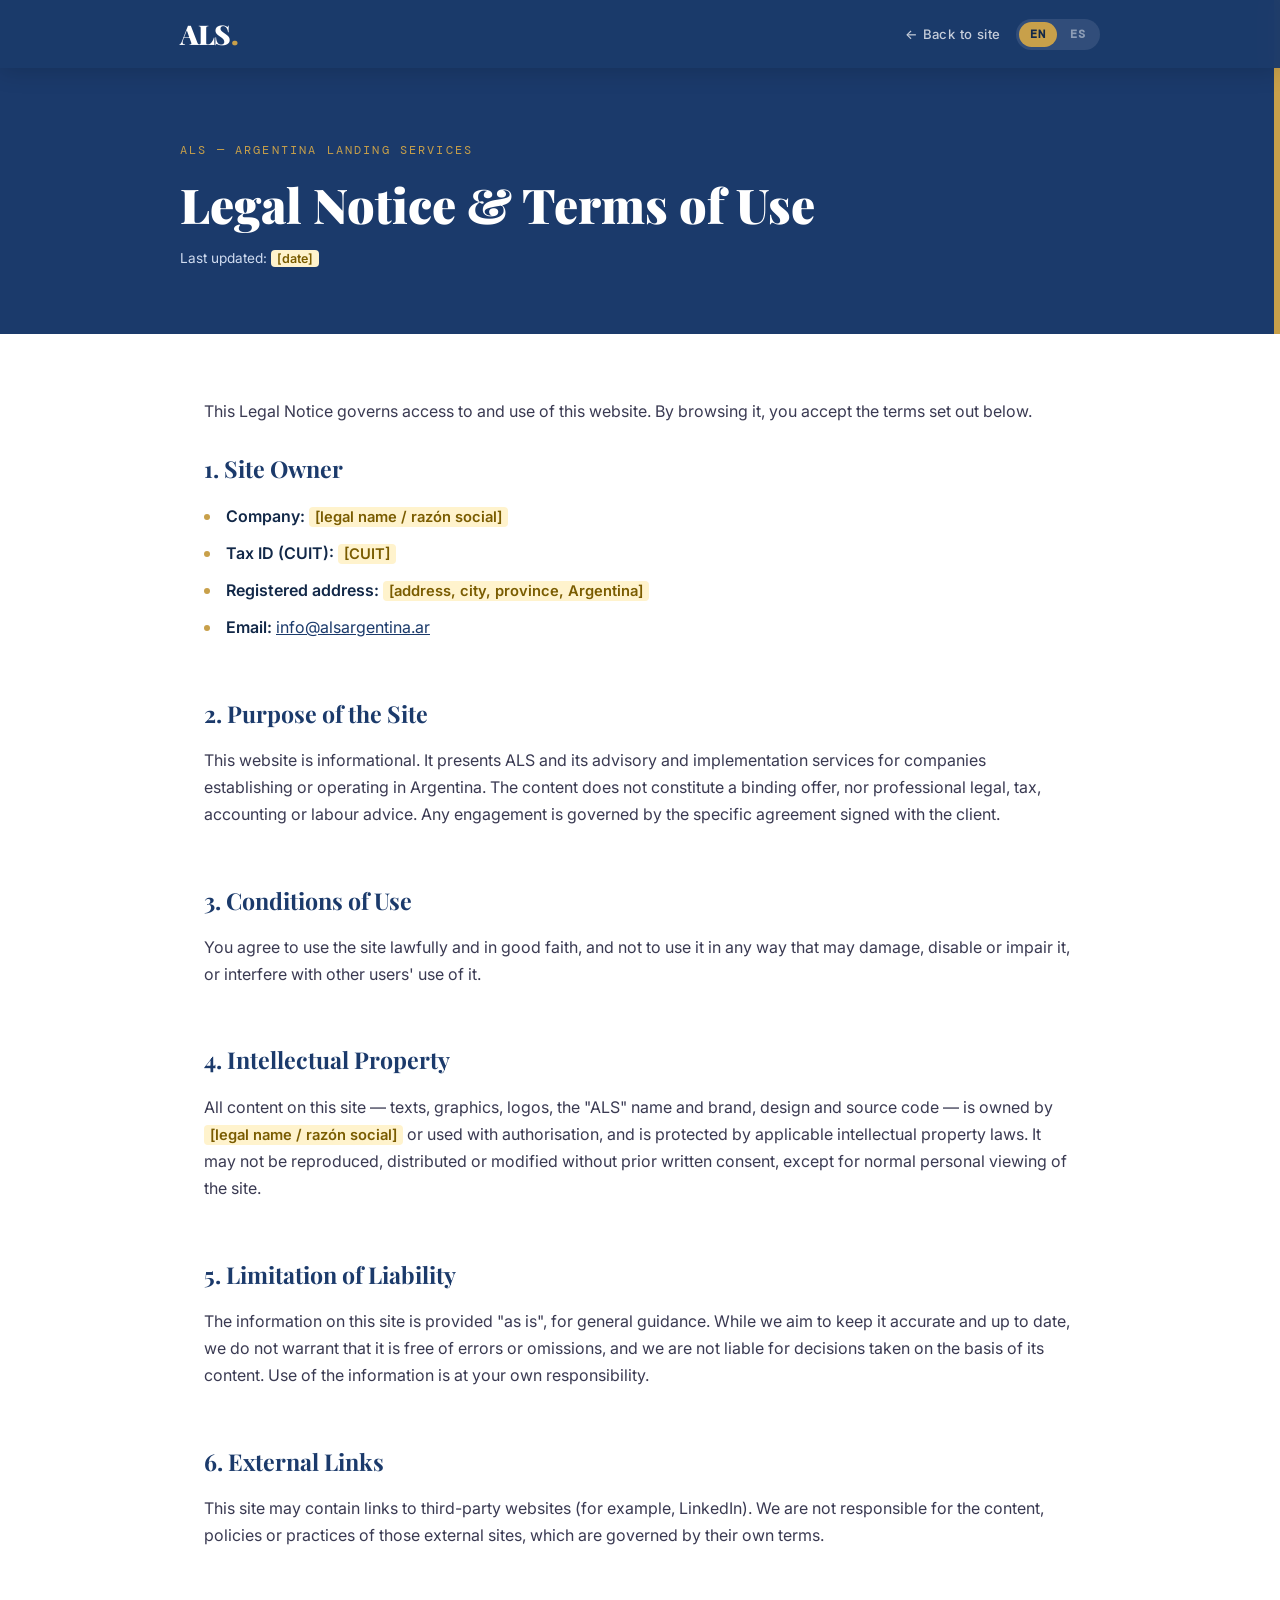
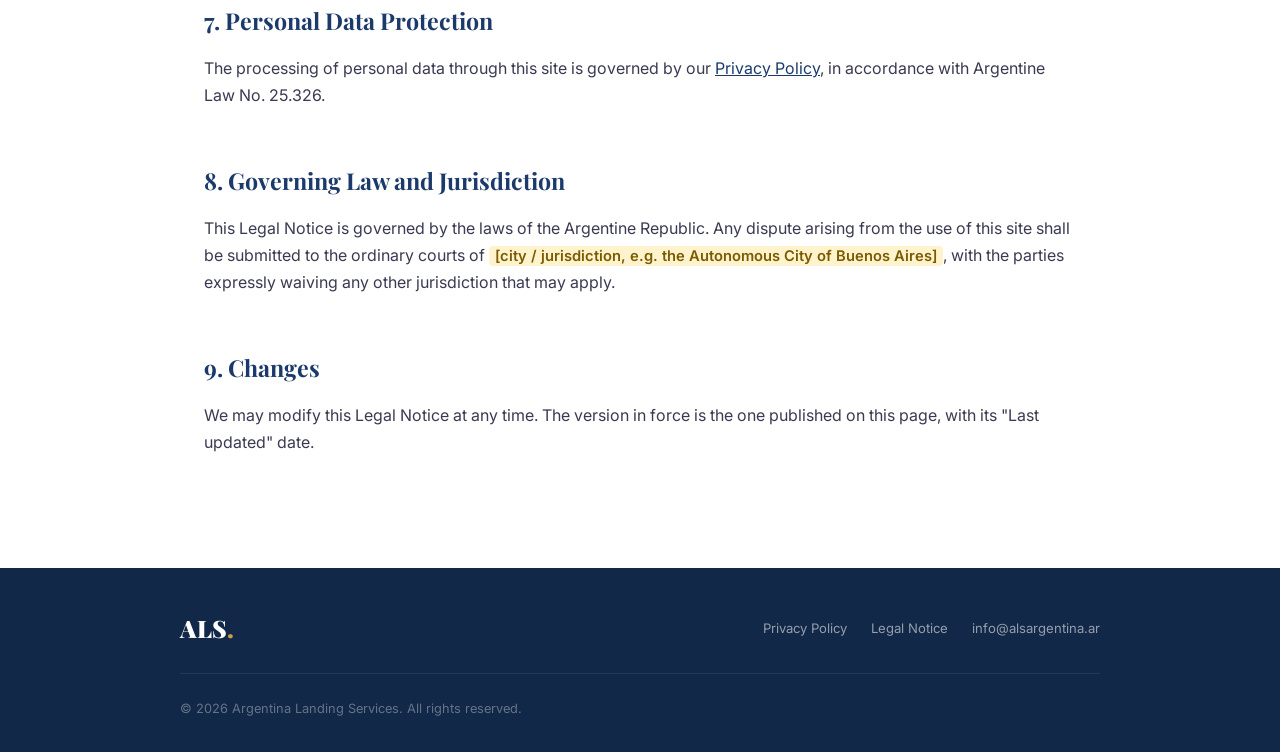
<file: legal.html>
<!DOCTYPE html>
<html lang="en">
<head>
<meta charset="UTF-8" />
<meta name="viewport" content="width=device-width, initial-scale=1.0" />
<title>Legal Notice — ALS Argentina Landing Services</title>
<link rel="icon" type="image/svg+xml" href="favicon.svg" />
<link rel="preconnect" href="https://fonts.googleapis.com" />
<link rel="preconnect" href="https://fonts.gstatic.com" crossorigin />
<link href="https://fonts.googleapis.com/css2?family=Playfair+Display:ital,wght@0,700;0,900;1,700&family=Inter:wght@300;400;500;600&family=DM+Mono:wght@400;500&display=swap" rel="stylesheet" />
<link rel="stylesheet" href="legal.css" />
</head>
<body>

<nav>
  <div class="nav-inner">
    <a href="index.html" class="nav-logo">ALS<span>.</span></a>
    <div class="nav-right">
      <a href="index.html" class="nav-back" data-i18n="nav-back">← Back to site</a>
      <div class="lang-toggle" role="group" aria-label="Language">
        <button class="lang-btn active" id="btn-en" onclick="setLang('en')">EN</button>
        <button class="lang-btn"        id="btn-es" onclick="setLang('es')">ES</button>
      </div>
    </div>
  </div>
</nav>

<header class="page-head">
  <div class="page-head-inner">
    <p class="page-eyebrow">ALS — Argentina Landing Services</p>
    <h1 class="page-title">
      <span data-lang="en">Legal Notice &amp; Terms of Use</span>
      <span data-lang="es">Aviso Legal y Términos de Uso</span>
    </h1>
    <p class="page-updated">
      <span data-lang="en">Last updated: <span class="todo">[date]</span></span>
      <span data-lang="es">Última actualización: <span class="todo">[fecha]</span></span>
    </p>
  </div>
</header>

<!-- ══════════════════════════ ENGLISH ══════════════════════════ -->
<main class="legal" data-lang="en">
  <p class="legal-intro">This Legal Notice governs access to and use of this website. By browsing it, you accept the terms set out below.</p>

  <h2>1. Site Owner</h2>
  <ul>
    <li><strong>Company:</strong> <span class="todo">[legal name / razón social]</span></li>
    <li><strong>Tax ID (CUIT):</strong> <span class="todo">[CUIT]</span></li>
    <li><strong>Registered address:</strong> <span class="todo">[address, city, province, Argentina]</span></li>
    <li><strong>Email:</strong> <a href="mailto:info@alsargentina.ar">info@alsargentina.ar</a></li>
  </ul>

  <h2>2. Purpose of the Site</h2>
  <p>This website is informational. It presents ALS and its advisory and implementation services for companies establishing or operating in Argentina. The content does not constitute a binding offer, nor professional legal, tax, accounting or labour advice. Any engagement is governed by the specific agreement signed with the client.</p>

  <h2>3. Conditions of Use</h2>
  <p>You agree to use the site lawfully and in good faith, and not to use it in any way that may damage, disable or impair it, or interfere with other users' use of it.</p>

  <h2>4. Intellectual Property</h2>
  <p>All content on this site — texts, graphics, logos, the "ALS" name and brand, design and source code — is owned by <span class="todo">[legal name / razón social]</span> or used with authorisation, and is protected by applicable intellectual property laws. It may not be reproduced, distributed or modified without prior written consent, except for normal personal viewing of the site.</p>

  <h2>5. Limitation of Liability</h2>
  <p>The information on this site is provided "as is", for general guidance. While we aim to keep it accurate and up to date, we do not warrant that it is free of errors or omissions, and we are not liable for decisions taken on the basis of its content. Use of the information is at your own responsibility.</p>

  <h2>6. External Links</h2>
  <p>This site may contain links to third-party websites (for example, LinkedIn). We are not responsible for the content, policies or practices of those external sites, which are governed by their own terms.</p>

  <h2>7. Personal Data Protection</h2>
  <p>The processing of personal data through this site is governed by our <a href="privacy.html">Privacy Policy</a>, in accordance with Argentine Law No. 25.326.</p>

  <h2>8. Governing Law and Jurisdiction</h2>
  <p>This Legal Notice is governed by the laws of the Argentine Republic. Any dispute arising from the use of this site shall be submitted to the ordinary courts of <span class="todo">[city / jurisdiction, e.g. the Autonomous City of Buenos Aires]</span>, with the parties expressly waiving any other jurisdiction that may apply.</p>

  <h2>9. Changes</h2>
  <p>We may modify this Legal Notice at any time. The version in force is the one published on this page, with its "Last updated" date.</p>
</main>

<!-- ══════════════════════════ ESPAÑOL ══════════════════════════ -->
<main class="legal" data-lang="es" style="display:none">
  <p class="legal-intro">El presente Aviso Legal regula el acceso y la utilización de este sitio web. Al navegarlo, aceptás los términos que se detallan a continuación.</p>

  <h2>1. Titular del sitio</h2>
  <ul>
    <li><strong>Razón social:</strong> <span class="todo">[razón social]</span></li>
    <li><strong>CUIT:</strong> <span class="todo">[CUIT]</span></li>
    <li><strong>Domicilio legal:</strong> <span class="todo">[domicilio, ciudad, provincia, Argentina]</span></li>
    <li><strong>Correo electrónico:</strong> <a href="mailto:info@alsargentina.ar">info@alsargentina.ar</a></li>
  </ul>

  <h2>2. Objeto del sitio</h2>
  <p>Este sitio web tiene carácter informativo. Presenta a ALS y sus servicios de asesoramiento e implementación para empresas que se establecen u operan en la Argentina. El contenido no constituye una oferta vinculante ni asesoramiento profesional legal, impositivo, contable o laboral. Toda prestación de servicios se rige por el acuerdo específico suscripto con el cliente.</p>

  <h2>3. Condiciones de uso</h2>
  <p>Te comprometés a utilizar el sitio de forma lícita y de buena fe, y a no emplearlo de ningún modo que pueda dañarlo, inutilizarlo o afectarlo, ni interferir con su uso por parte de otros usuarios.</p>

  <h2>4. Propiedad intelectual</h2>
  <p>Todo el contenido de este sitio —textos, gráficos, logotipos, el nombre y la marca «ALS», el diseño y el código fuente— es titularidad de <span class="todo">[razón social]</span> o se utiliza con autorización, y se encuentra protegido por la normativa de propiedad intelectual aplicable. No puede reproducirse, distribuirse ni modificarse sin consentimiento previo y por escrito, salvo la normal visualización personal del sitio.</p>

  <h2>5. Limitación de responsabilidad</h2>
  <p>La información de este sitio se brinda «tal cual», a título orientativo general. Si bien procuramos mantenerla precisa y actualizada, no garantizamos que esté libre de errores u omisiones, ni respondemos por las decisiones que se adopten sobre la base de su contenido. El uso de la información es bajo tu exclusiva responsabilidad.</p>

  <h2>6. Enlaces externos</h2>
  <p>Este sitio puede contener enlaces a sitios de terceros (por ejemplo, LinkedIn). No somos responsables del contenido, las políticas ni las prácticas de esos sitios externos, que se rigen por sus propios términos.</p>

  <h2>7. Protección de datos personales</h2>
  <p>El tratamiento de datos personales a través de este sitio se rige por nuestra <a href="privacy.html">Política de Privacidad</a>, de conformidad con la Ley N.° 25.326 de la República Argentina.</p>

  <h2>8. Ley aplicable y jurisdicción</h2>
  <p>El presente Aviso Legal se rige por las leyes de la República Argentina. Toda controversia derivada del uso de este sitio se someterá a los tribunales ordinarios de <span class="todo">[ciudad / jurisdicción, p. ej. la Ciudad Autónoma de Buenos Aires]</span>, con renuncia expresa de las partes a cualquier otro fuero que pudiera corresponder.</p>

  <h2>9. Modificaciones</h2>
  <p>Podemos modificar este Aviso Legal en cualquier momento. La versión vigente es la publicada en esta página, con su fecha de «Última actualización».</p>
</main>

<footer>
  <div class="footer-inner">
    <div class="footer-logo">ALS<span>.</span></div>
    <div class="footer-links">
      <a href="privacy.html" data-i18n="footer-privacy">Privacy Policy</a>
      <a href="legal.html" data-i18n="footer-legal">Legal Notice</a>
      <a href="mailto:info@alsargentina.ar">info@alsargentina.ar</a>
    </div>
  </div>
  <div class="footer-copy" data-i18n="footer-copy">© 2025 Argentina Landing Services. All rights reserved.</div>
</footer>

<script src="translations.js"></script>
<script src="legal.js"></script>
</body>
</html>
</file>
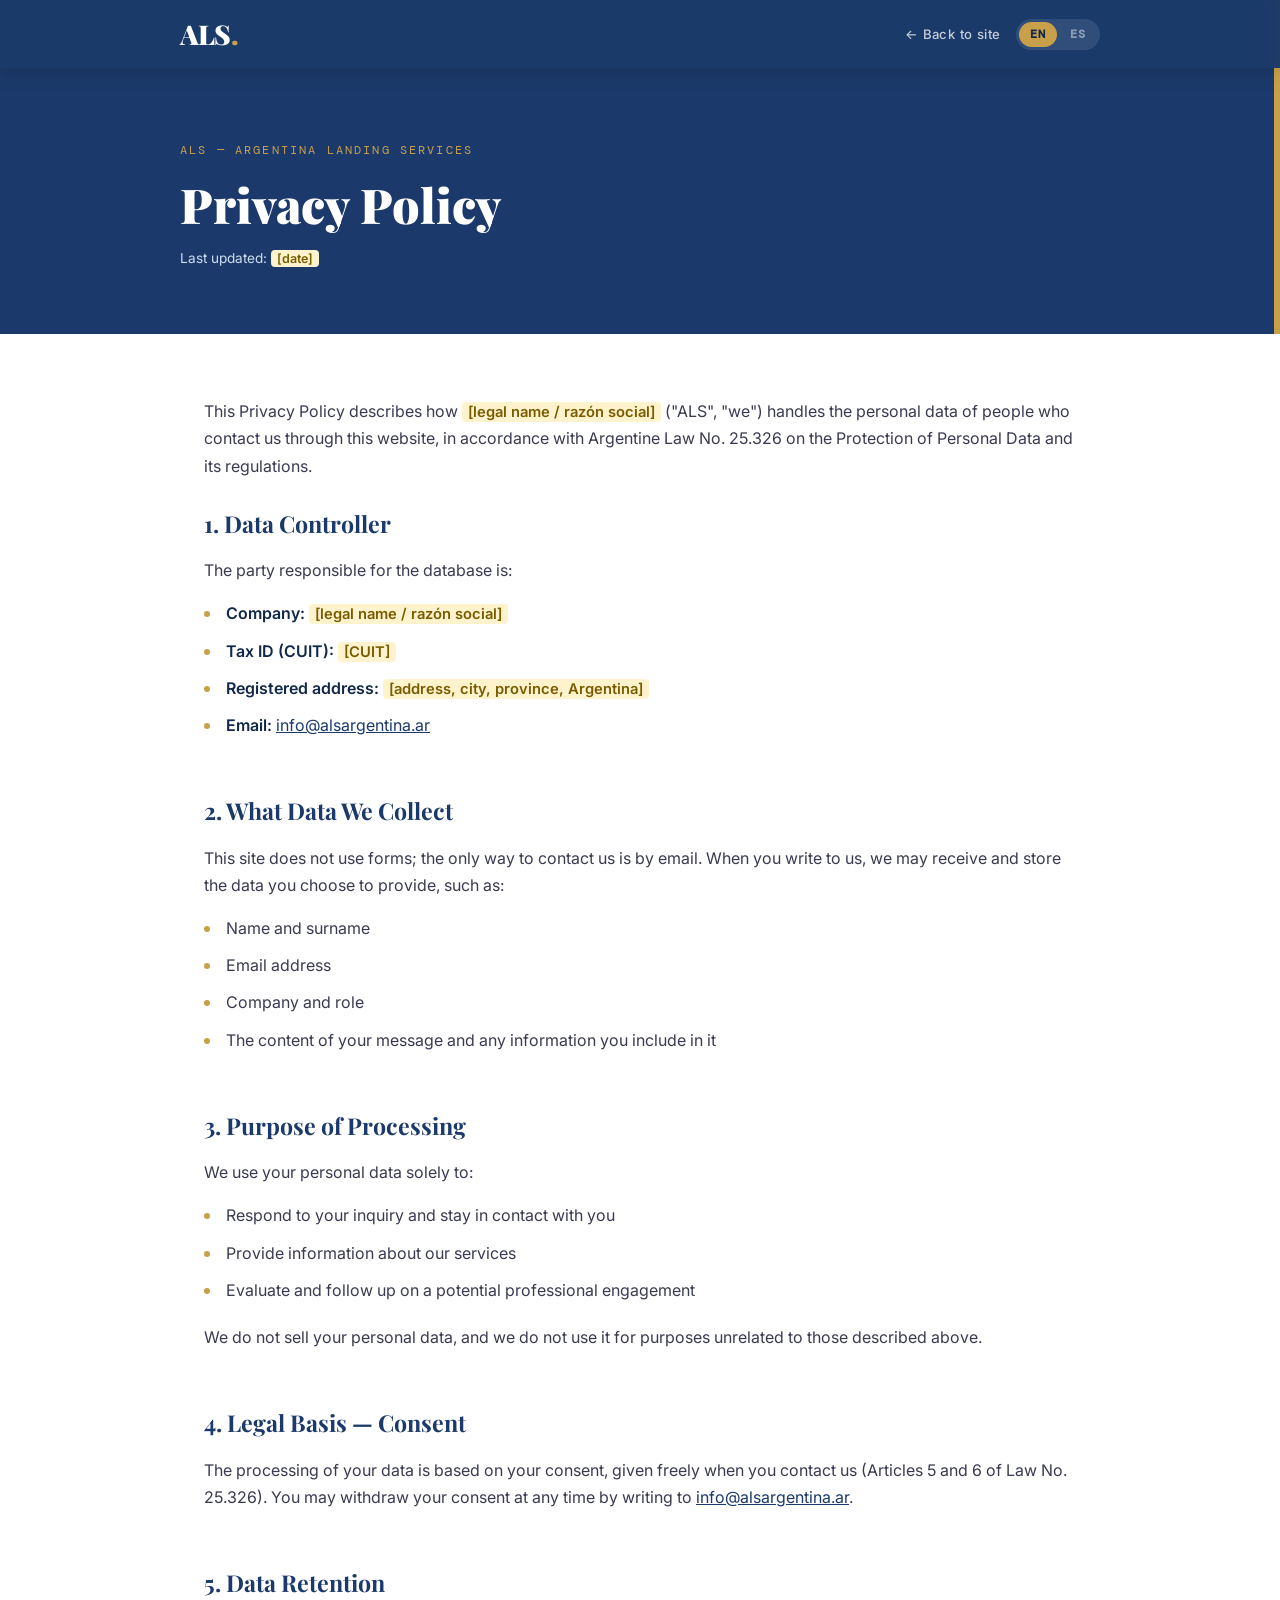
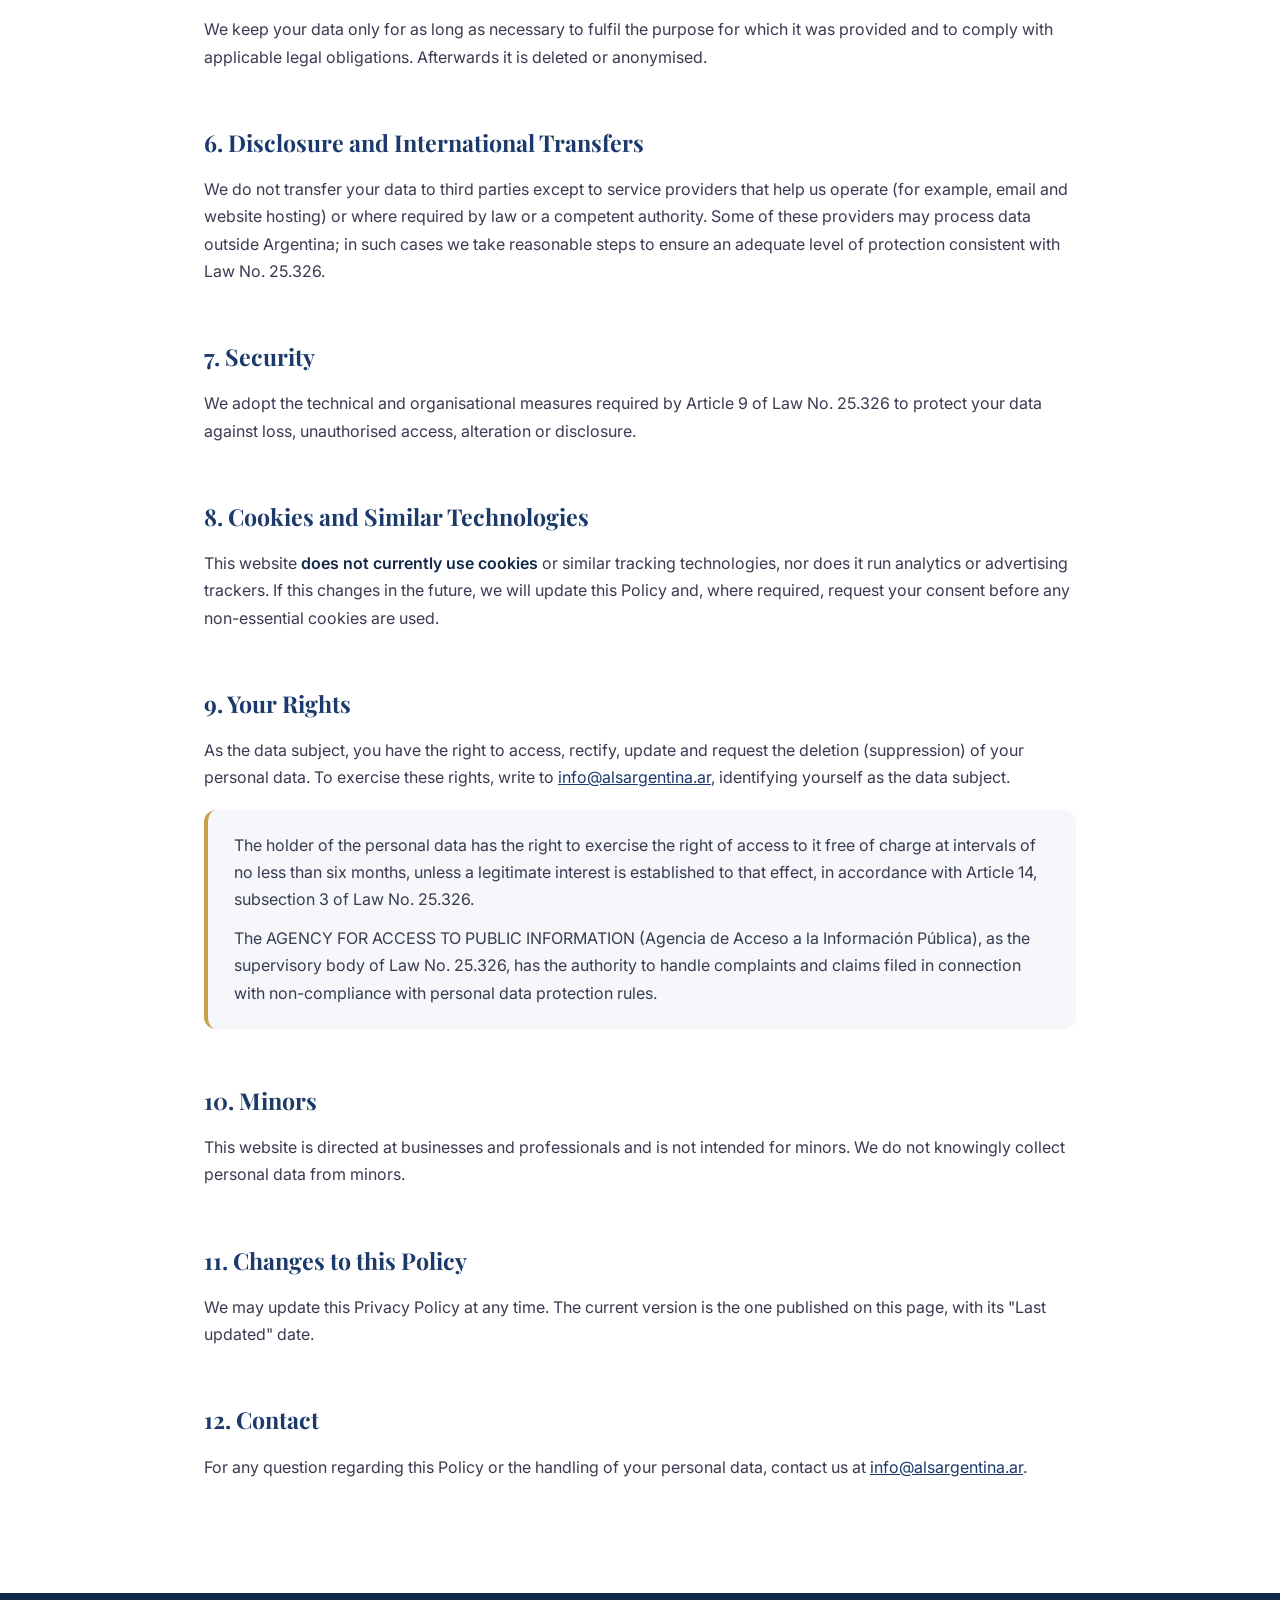
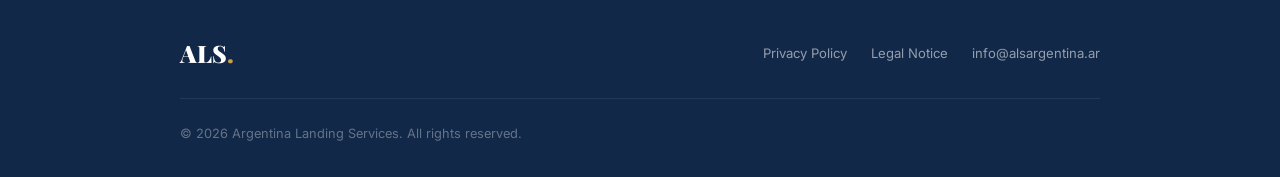
<file: privacy.html>
<!DOCTYPE html>
<html lang="en">
<head>
<meta charset="UTF-8" />
<meta name="viewport" content="width=device-width, initial-scale=1.0" />
<title>Privacy Policy — ALS Argentina Landing Services</title>
<link rel="icon" type="image/svg+xml" href="favicon.svg" />
<link rel="preconnect" href="https://fonts.googleapis.com" />
<link rel="preconnect" href="https://fonts.gstatic.com" crossorigin />
<link href="https://fonts.googleapis.com/css2?family=Playfair+Display:ital,wght@0,700;0,900;1,700&family=Inter:wght@300;400;500;600&family=DM+Mono:wght@400;500&display=swap" rel="stylesheet" />
<link rel="stylesheet" href="legal.css" />
</head>
<body>

<nav>
  <div class="nav-inner">
    <a href="index.html" class="nav-logo">ALS<span>.</span></a>
    <div class="nav-right">
      <a href="index.html" class="nav-back" data-i18n="nav-back">← Back to site</a>
      <div class="lang-toggle" role="group" aria-label="Language">
        <button class="lang-btn active" id="btn-en" onclick="setLang('en')">EN</button>
        <button class="lang-btn"        id="btn-es" onclick="setLang('es')">ES</button>
      </div>
    </div>
  </div>
</nav>

<header class="page-head">
  <div class="page-head-inner">
    <p class="page-eyebrow">ALS — Argentina Landing Services</p>
    <h1 class="page-title">
      <span data-lang="en">Privacy Policy</span>
      <span data-lang="es">Política de Privacidad</span>
    </h1>
    <p class="page-updated">
      <span data-lang="en">Last updated: <span class="todo">[date]</span></span>
      <span data-lang="es">Última actualización: <span class="todo">[fecha]</span></span>
    </p>
  </div>
</header>

<!-- ══════════════════════════ ENGLISH ══════════════════════════ -->
<main class="legal" data-lang="en">
  <p class="legal-intro">This Privacy Policy describes how <span class="todo">[legal name / razón social]</span> ("ALS", "we") handles the personal data of people who contact us through this website, in accordance with Argentine Law No. 25.326 on the Protection of Personal Data and its regulations.</p>

  <h2>1. Data Controller</h2>
  <p>The party responsible for the database is:</p>
  <ul>
    <li><strong>Company:</strong> <span class="todo">[legal name / razón social]</span></li>
    <li><strong>Tax ID (CUIT):</strong> <span class="todo">[CUIT]</span></li>
    <li><strong>Registered address:</strong> <span class="todo">[address, city, province, Argentina]</span></li>
    <li><strong>Email:</strong> <a href="mailto:info@alsargentina.ar">info@alsargentina.ar</a></li>
  </ul>

  <h2>2. What Data We Collect</h2>
  <p>This site does not use forms; the only way to contact us is by email. When you write to us, we may receive and store the data you choose to provide, such as:</p>
  <ul>
    <li>Name and surname</li>
    <li>Email address</li>
    <li>Company and role</li>
    <li>The content of your message and any information you include in it</li>
  </ul>

  <h2>3. Purpose of Processing</h2>
  <p>We use your personal data solely to:</p>
  <ul>
    <li>Respond to your inquiry and stay in contact with you</li>
    <li>Provide information about our services</li>
    <li>Evaluate and follow up on a potential professional engagement</li>
  </ul>
  <p>We do not sell your personal data, and we do not use it for purposes unrelated to those described above.</p>

  <h2>4. Legal Basis — Consent</h2>
  <p>The processing of your data is based on your consent, given freely when you contact us (Articles 5 and 6 of Law No. 25.326). You may withdraw your consent at any time by writing to <a href="mailto:info@alsargentina.ar">info@alsargentina.ar</a>.</p>

  <h2>5. Data Retention</h2>
  <p>We keep your data only for as long as necessary to fulfil the purpose for which it was provided and to comply with applicable legal obligations. Afterwards it is deleted or anonymised.</p>

  <h2>6. Disclosure and International Transfers</h2>
  <p>We do not transfer your data to third parties except to service providers that help us operate (for example, email and website hosting) or where required by law or a competent authority. Some of these providers may process data outside Argentina; in such cases we take reasonable steps to ensure an adequate level of protection consistent with Law No. 25.326.</p>

  <h2>7. Security</h2>
  <p>We adopt the technical and organisational measures required by Article 9 of Law No. 25.326 to protect your data against loss, unauthorised access, alteration or disclosure.</p>

  <h2>8. Cookies and Similar Technologies</h2>
  <p>This website <strong>does not currently use cookies</strong> or similar tracking technologies, nor does it run analytics or advertising trackers. If this changes in the future, we will update this Policy and, where required, request your consent before any non-essential cookies are used.</p>

  <h2>9. Your Rights</h2>
  <p>As the data subject, you have the right to access, rectify, update and request the deletion (suppression) of your personal data. To exercise these rights, write to <a href="mailto:info@alsargentina.ar">info@alsargentina.ar</a>, identifying yourself as the data subject.</p>
  <div class="legal-callout">
    <p>The holder of the personal data has the right to exercise the right of access to it free of charge at intervals of no less than six months, unless a legitimate interest is established to that effect, in accordance with Article 14, subsection 3 of Law No. 25.326.</p>
    <p>The AGENCY FOR ACCESS TO PUBLIC INFORMATION (Agencia de Acceso a la Información Pública), as the supervisory body of Law No. 25.326, has the authority to handle complaints and claims filed in connection with non-compliance with personal data protection rules.</p>
  </div>

  <h2>10. Minors</h2>
  <p>This website is directed at businesses and professionals and is not intended for minors. We do not knowingly collect personal data from minors.</p>

  <h2>11. Changes to this Policy</h2>
  <p>We may update this Privacy Policy at any time. The current version is the one published on this page, with its "Last updated" date.</p>

  <h2>12. Contact</h2>
  <p>For any question regarding this Policy or the handling of your personal data, contact us at <a href="mailto:info@alsargentina.ar">info@alsargentina.ar</a>.</p>
</main>

<!-- ══════════════════════════ ESPAÑOL ══════════════════════════ -->
<main class="legal" data-lang="es" style="display:none">
  <p class="legal-intro">Esta Política de Privacidad describe cómo <span class="todo">[razón social]</span> («ALS», «nosotros») trata los datos personales de las personas que nos contactan a través de este sitio web, de conformidad con la Ley N.° 25.326 de Protección de los Datos Personales de la República Argentina y su normativa reglamentaria.</p>

  <h2>1. Responsable de la base de datos</h2>
  <p>El responsable de la base de datos es:</p>
  <ul>
    <li><strong>Razón social:</strong> <span class="todo">[razón social]</span></li>
    <li><strong>CUIT:</strong> <span class="todo">[CUIT]</span></li>
    <li><strong>Domicilio legal:</strong> <span class="todo">[domicilio, ciudad, provincia, Argentina]</span></li>
    <li><strong>Correo electrónico:</strong> <a href="mailto:info@alsargentina.ar">info@alsargentina.ar</a></li>
  </ul>

  <h2>2. Qué datos recopilamos</h2>
  <p>Este sitio no utiliza formularios; el único medio de contacto es el correo electrónico. Cuando nos escribís, podemos recibir y almacenar los datos que decidas proporcionar, tales como:</p>
  <ul>
    <li>Nombre y apellido</li>
    <li>Dirección de correo electrónico</li>
    <li>Empresa y cargo</li>
    <li>El contenido de tu mensaje y cualquier información que incluyas en él</li>
  </ul>

  <h2>3. Finalidad del tratamiento</h2>
  <p>Utilizamos tus datos personales únicamente para:</p>
  <ul>
    <li>Responder tu consulta y mantener el contacto</li>
    <li>Brindarte información sobre nuestros servicios</li>
    <li>Evaluar y dar seguimiento a una eventual relación profesional</li>
  </ul>
  <p>No vendemos tus datos personales ni los utilizamos para fines ajenos a los aquí descriptos.</p>

  <h2>4. Base legal — Consentimiento</h2>
  <p>El tratamiento de tus datos se basa en tu consentimiento, prestado libremente al contactarnos (artículos 5 y 6 de la Ley N.° 25.326). Podés revocar tu consentimiento en cualquier momento escribiendo a <a href="mailto:info@alsargentina.ar">info@alsargentina.ar</a>.</p>

  <h2>5. Conservación de los datos</h2>
  <p>Conservamos tus datos solo durante el tiempo necesario para cumplir la finalidad para la que fueron proporcionados y las obligaciones legales aplicables. Luego se eliminan o anonimizan.</p>

  <h2>6. Cesión y transferencias internacionales</h2>
  <p>No cedemos tus datos a terceros, salvo a proveedores que nos asisten en la operación (por ejemplo, servicios de correo y alojamiento del sitio web) o cuando lo exija la ley o una autoridad competente. Algunos de estos proveedores podrían tratar datos fuera de la Argentina; en tales casos adoptamos medidas razonables para garantizar un nivel de protección adecuado y conforme a la Ley N.° 25.326.</p>

  <h2>7. Seguridad</h2>
  <p>Adoptamos las medidas técnicas y organizativas exigidas por el artículo 9 de la Ley N.° 25.326 para proteger tus datos frente a su pérdida, acceso no autorizado, alteración o divulgación.</p>

  <h2>8. Cookies y tecnologías similares</h2>
  <p>Este sitio web <strong>actualmente no utiliza cookies</strong> ni tecnologías de seguimiento similares, ni herramientas de analítica o publicidad. Si esto cambiara en el futuro, actualizaremos esta Política y, cuando corresponda, solicitaremos tu consentimiento antes de utilizar cookies no esenciales.</p>

  <h2>9. Tus derechos</h2>
  <p>Como titular de los datos, tenés derecho a acceder, rectificar, actualizar y solicitar la supresión de tus datos personales. Para ejercerlos, escribí a <a href="mailto:info@alsargentina.ar">info@alsargentina.ar</a>, acreditando tu condición de titular.</p>
  <div class="legal-callout">
    <p>El titular de los datos personales tiene la facultad de ejercer el derecho de acceso a los mismos en forma gratuita a intervalos no inferiores a seis meses, salvo que se acredite un interés legítimo al efecto conforme lo establecido en el artículo 14, inciso 3 de la Ley N.° 25.326.</p>
    <p>La AGENCIA DE ACCESO A LA INFORMACIÓN PÚBLICA, Órgano de Control de la Ley N.° 25.326, tiene la atribución de atender las denuncias y reclamos que se interpongan con relación al incumplimiento de las normas sobre protección de datos personales.</p>
  </div>

  <h2>10. Menores de edad</h2>
  <p>Este sitio está dirigido a empresas y profesionales y no está destinado a menores de edad. No recopilamos deliberadamente datos personales de menores.</p>

  <h2>11. Cambios en esta Política</h2>
  <p>Podemos actualizar esta Política de Privacidad en cualquier momento. La versión vigente es la publicada en esta página, con su fecha de «Última actualización».</p>

  <h2>12. Contacto</h2>
  <p>Ante cualquier consulta sobre esta Política o el tratamiento de tus datos personales, escribinos a <a href="mailto:info@alsargentina.ar">info@alsargentina.ar</a>.</p>
</main>

<footer>
  <div class="footer-inner">
    <div class="footer-logo">ALS<span>.</span></div>
    <div class="footer-links">
      <a href="privacy.html" data-i18n="footer-privacy">Privacy Policy</a>
      <a href="legal.html" data-i18n="footer-legal">Legal Notice</a>
      <a href="mailto:info@alsargentina.ar">info@alsargentina.ar</a>
    </div>
  </div>
  <div class="footer-copy" data-i18n="footer-copy">© 2025 Argentina Landing Services. All rights reserved.</div>
</footer>

<script src="translations.js"></script>
<script src="legal.js"></script>
</body>
</html>
</file>
<file: legal.css>
/* ── Shared styles for legal subpages (privacy.html, legal.html) ─────────── */
*, *::before, *::after { box-sizing: border-box; margin: 0; padding: 0; }

:root {
  --navy:   #1B3A6B;
  --navy-d: #122848;
  --navy-m: #1D4480;
  --gold:   #C8A04A;
  --gold-l: #D9B96A;
  --white:  #FFFFFF;
  --light:  #EAF0F8;
  --lgray:  #F5F7FA;
  --mgray:  #D0DCF0;
  --gray:   #6B7280;
  --dark:   #1A1A2E;

  --ff-display: 'Playfair Display', Georgia, serif;
  --ff-body:    'Inter', system-ui, sans-serif;
  --ff-mono:    'DM Mono', monospace;

  --radius:  12px;
  --trans: 0.3s cubic-bezier(.4,0,.2,1);
}

html { scroll-behavior: smooth; }
body {
  font-family: var(--ff-body);
  background: var(--white);
  color: var(--dark);
  line-height: 1.7;
  -webkit-font-smoothing: antialiased;
}

/* ── NAV ─────────────────────────────────────────────────────────────────── */
nav {
  position: fixed; top: 0; left: 0; right: 0; z-index: 100;
  padding: 0 24px;
  background: rgba(27,58,107,.97);
  box-shadow: 0 2px 24px rgba(0,0,0,.18);
  backdrop-filter: blur(8px);
}
.nav-inner {
  max-width: 920px;
  margin: 0 auto;
  display: flex;
  align-items: center;
  justify-content: space-between;
  height: 68px;
}
.nav-logo {
  font-family: var(--ff-display);
  font-size: 1.7rem;
  font-weight: 900;
  color: var(--white);
  letter-spacing: -.01em;
  text-decoration: none;
}
.nav-logo span { color: var(--gold); }
.nav-right { display: flex; align-items: center; gap: 16px; }
.nav-back {
  font-size: .82rem;
  font-weight: 500;
  color: rgba(255,255,255,.75);
  text-decoration: none;
  letter-spacing: .03em;
  transition: color var(--trans);
}
.nav-back:hover { color: var(--gold); }

.lang-toggle {
  display: flex; align-items: center; gap: 2px;
  background: rgba(255,255,255,.1);
  border-radius: 100px;
  padding: 3px;
}
.lang-btn {
  padding: 5px 11px;
  border-radius: 100px;
  font-size: .72rem;
  font-weight: 600;
  font-family: var(--ff-mono);
  letter-spacing: .08em;
  cursor: pointer;
  border: none;
  background: transparent;
  color: rgba(255,255,255,.45);
  transition: background var(--trans), color var(--trans);
}
.lang-btn.active { background: var(--gold); color: var(--navy-d); }
.lang-btn:hover:not(.active) { color: rgba(255,255,255,.8); }

/* ── PAGE HEADER BAND ────────────────────────────────────────────────────── */
.page-head {
  background: var(--navy);
  padding: 140px 24px 64px;
  position: relative;
  overflow: hidden;
}
.page-head::after {
  content: '';
  position: absolute; right: 0; top: 0;
  width: 6px; height: 100%;
  background: var(--gold);
}
.page-head-inner { max-width: 920px; margin: 0 auto; position: relative; z-index: 1; }
.page-eyebrow {
  font-family: var(--ff-mono);
  font-size: 12px;
  letter-spacing: .18em;
  text-transform: uppercase;
  color: var(--gold);
  margin-bottom: 18px;
}
.page-title {
  font-family: var(--ff-display);
  font-size: clamp(2rem, 4vw, 3rem);
  font-weight: 900;
  color: var(--white);
  line-height: 1.1;
}
.page-updated { font-size: .85rem; color: var(--mgray); margin-top: 16px; }

/* ── CONTENT ─────────────────────────────────────────────────────────────── */
.legal {
  max-width: 920px;
  margin: 0 auto;
  padding: 64px 24px 96px;
}
.legal h2 {
  font-family: var(--ff-display);
  font-size: 1.45rem;
  font-weight: 700;
  color: var(--navy);
  margin: 44px 0 14px;
  padding-top: 8px;
}
.legal h2:first-of-type { margin-top: 0; }
.legal h3 {
  font-size: 1.02rem;
  font-weight: 600;
  color: var(--navy-d);
  margin: 26px 0 10px;
}
.legal p { color: #3a3a52; margin-bottom: 16px; font-size: 1rem; }
.legal ul { list-style: none; margin: 0 0 20px; padding: 0; }
.legal li {
  position: relative;
  padding-left: 22px;
  margin-bottom: 10px;
  color: #3a3a52;
  font-size: 1rem;
}
.legal li::before {
  content: '';
  position: absolute; left: 0; top: 11px;
  width: 6px; height: 6px;
  background: var(--gold);
  border-radius: 50%;
}
.legal a { color: var(--navy); text-decoration: underline; }
.legal a:hover { color: var(--gold); }
.legal strong { color: var(--navy-d); font-weight: 600; }

/* Mandatory-clause callout */
.legal-callout {
  background: var(--lgray);
  border-left: 4px solid var(--gold);
  border-radius: var(--radius);
  padding: 22px 26px;
  margin: 18px 0 24px;
  font-size: .95rem;
  color: #2d2d44;
}
.legal-callout p { margin-bottom: 12px; }
.legal-callout p:last-child { margin-bottom: 0; }

/* Placeholder to be filled in by the client */
.todo {
  background: #FFF3CD;
  color: #7a5c00;
  padding: 1px 6px;
  border-radius: 4px;
  font-weight: 600;
  font-size: .92em;
}

.legal-intro { font-size: 1.05rem; color: var(--gray); margin-bottom: 8px; }

/* ── FOOTER ──────────────────────────────────────────────────────────────── */
footer { background: var(--navy-d); padding: 40px 24px 32px; }
.footer-inner {
  max-width: 920px; margin: 0 auto;
  display: flex; align-items: center; justify-content: space-between;
  flex-wrap: wrap; gap: 16px;
  padding-bottom: 24px;
  border-bottom: 1px solid rgba(255,255,255,.08);
}
.footer-logo { font-family: var(--ff-display); font-size: 1.5rem; font-weight: 900; color: var(--white); }
.footer-logo span { color: var(--gold); }
.footer-links { display: flex; gap: 24px; flex-wrap: wrap; }
.footer-links a {
  font-size: .82rem;
  color: rgba(255,255,255,.55);
  text-decoration: none;
  transition: color var(--trans);
}
.footer-links a:hover { color: var(--gold); }
.footer-copy {
  max-width: 920px; margin: 24px auto 0;
  font-size: .8rem; color: rgba(255,255,255,.35);
}

@media (max-width: 600px) {
  .page-head { padding: 120px 24px 48px; }
  .legal { padding: 48px 24px 72px; }
}
</file>
